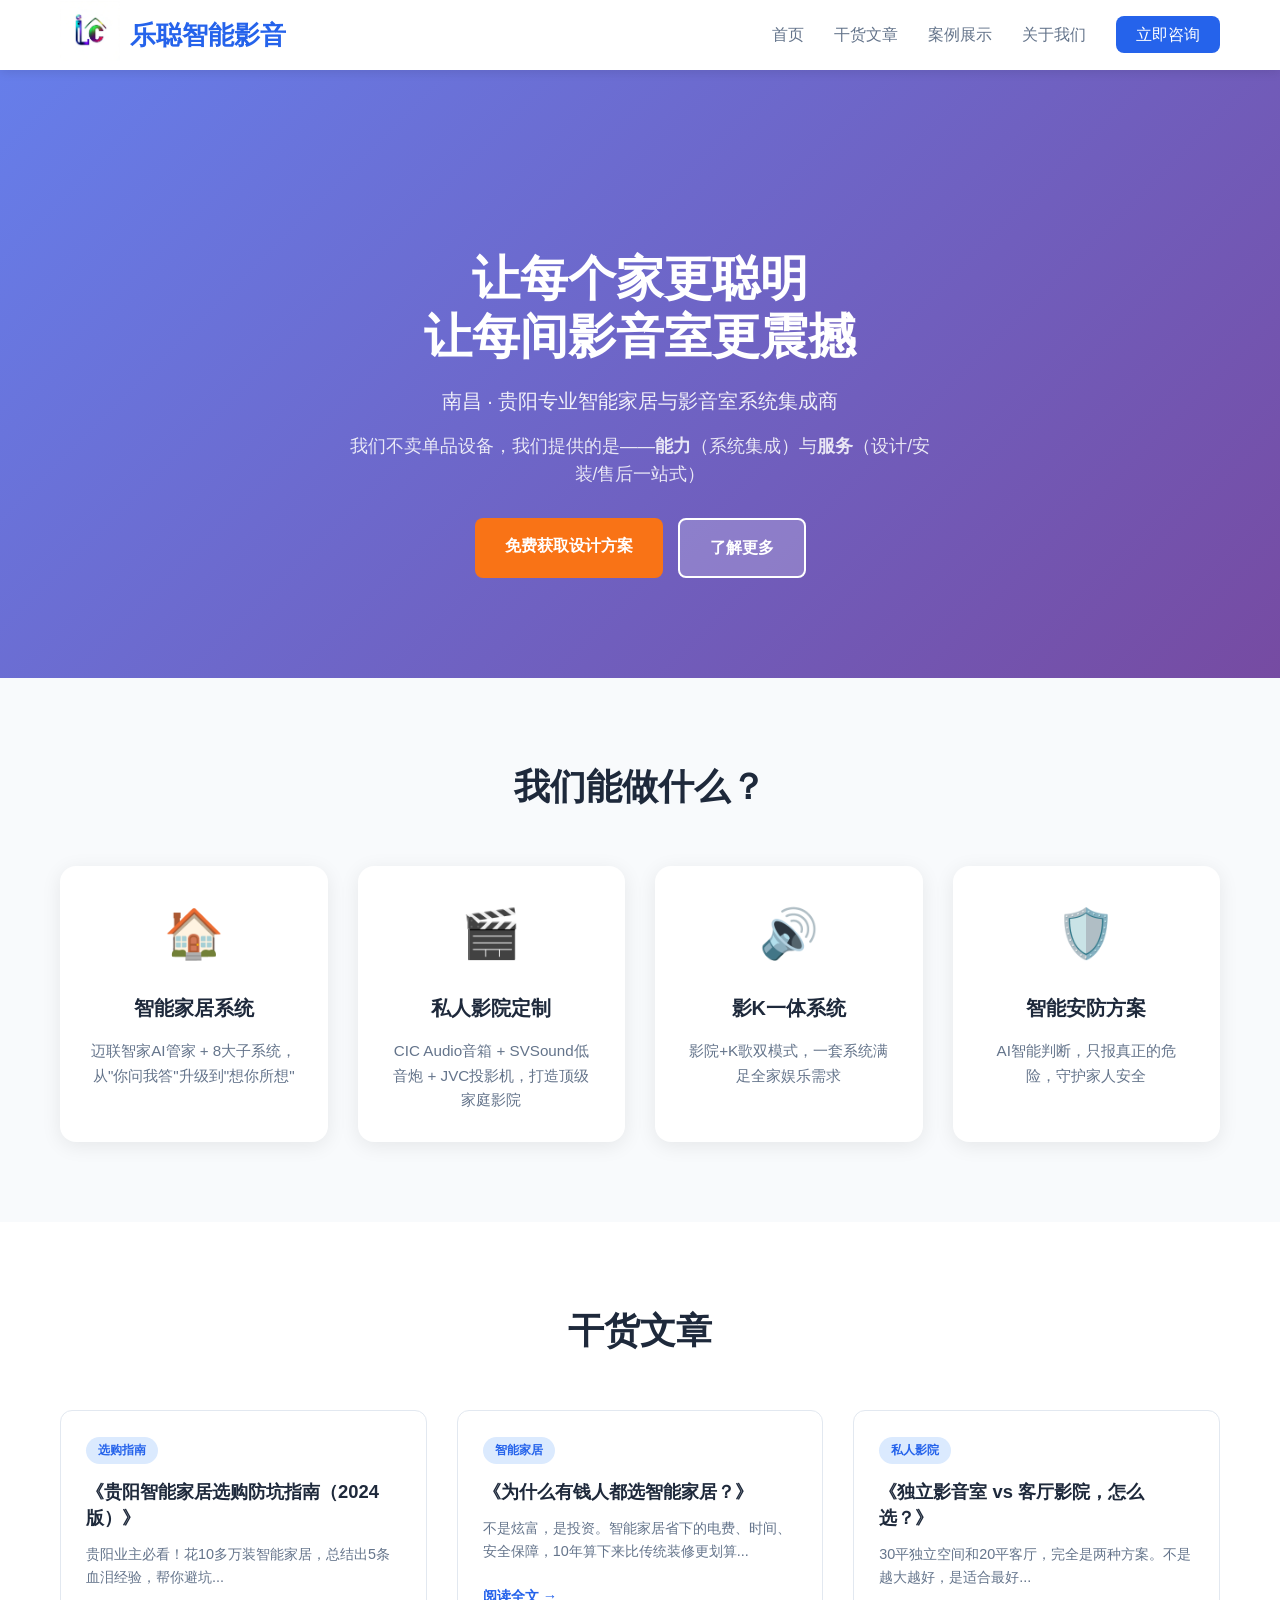
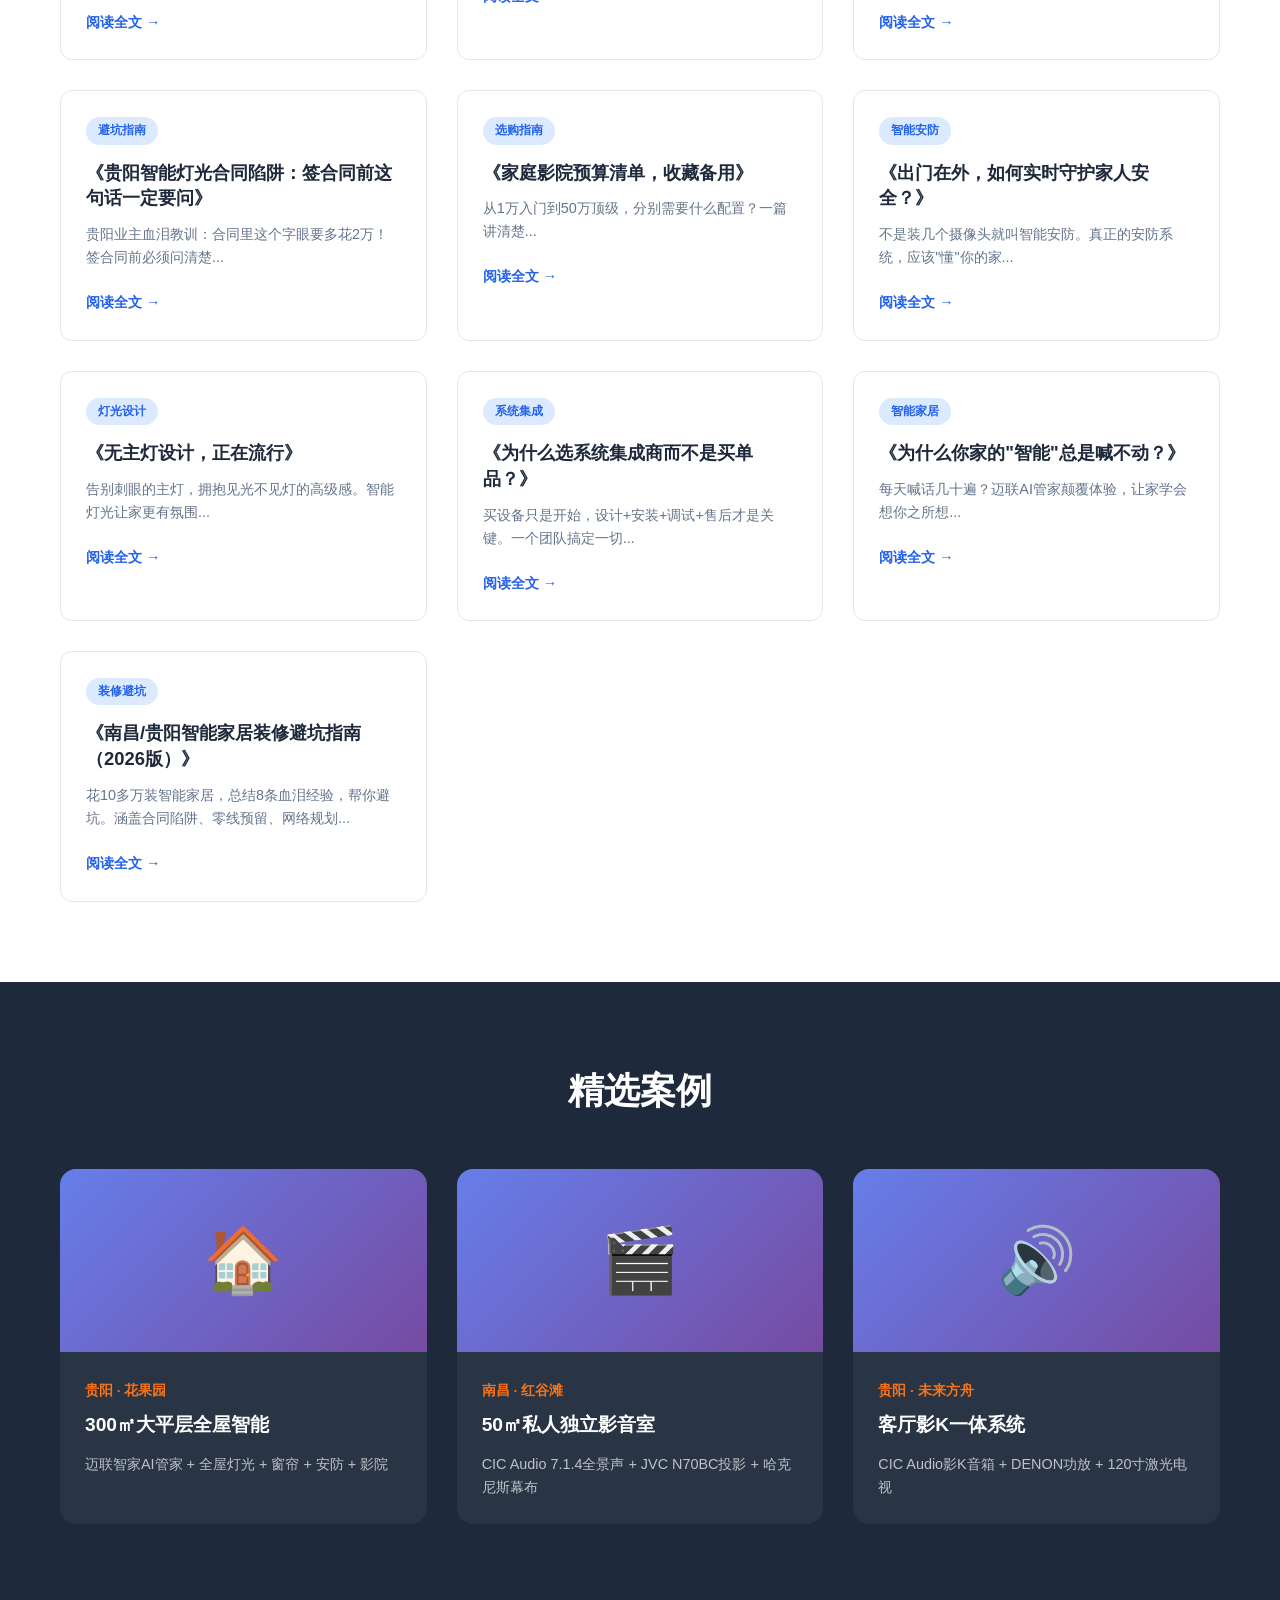
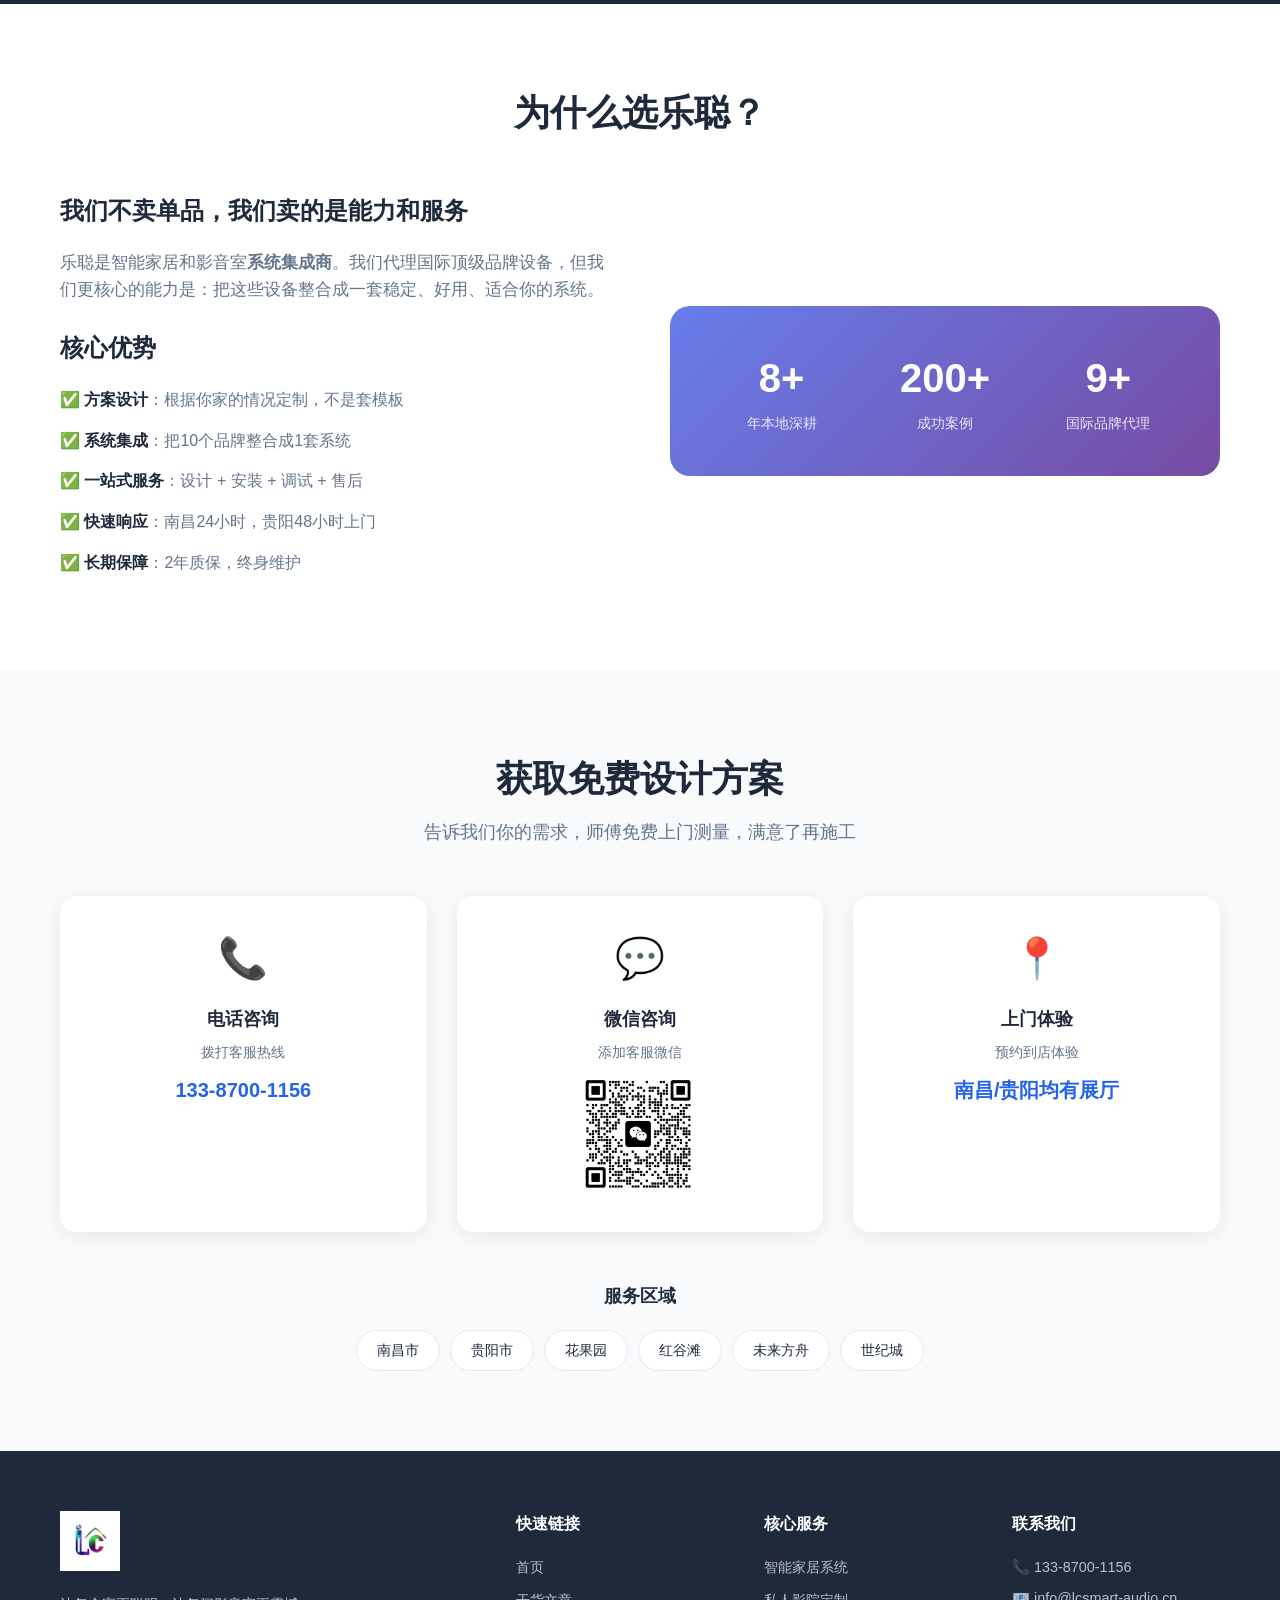
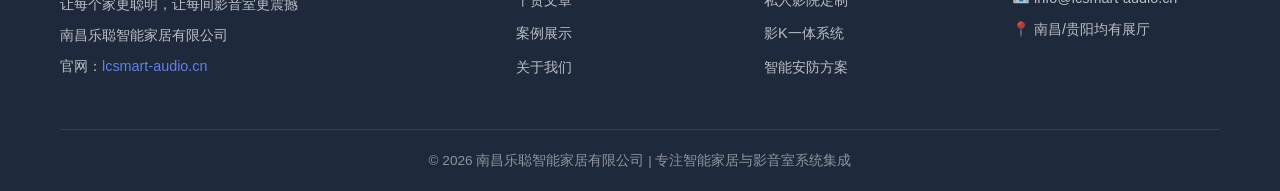
<file: index.html>
<!DOCTYPE html>
<html lang="zh-CN">
<head>
    <meta charset="UTF-8">
    <meta name="viewport" content="width=device-width, initial-scale=1.0">
    <title>乐聪智能家居 | 南昌/贵阳智能家居系统集成_私人影院定制专家</title>
    <meta name="description" content="南昌乐聪智能家居专注智能家居系统与影音室定制，提供迈联智家AI管家、智能安防、灯光设计、私人影院等一站式解决方案。服务南昌/贵阳，8年本地案例，咨询：133-8700-1156">
    <meta name="keywords" content="智能家居,南昌智能家居,贵阳智能家居,私人影院,家庭影院,智能安防,迈联智家,灯光设计,影K一体,CIC Audio,南昌,贵阳">
    <meta name="author" content="南昌乐聪智能家居">
    <meta name="robots" content="index, follow">
    <link rel="canonical" href="https://yangcheng12-lang.github.io/lecong-blog/">
    
    <!-- Open Graph -->
    <meta property="og:title" content="乐聪智能家居 | 南昌/贵阳智能家居系统集成专家">
    <meta property="og:description" content="专注智能家居系统与影音室定制，服务南昌/贵阳业主，提供智能安防、灯光、影院等一站式解决方案">
    <meta property="og:type" content="website">
    <meta property="og:url" content="https://yangcheng12-lang.github.io/lecong-blog/">
    <meta property="og:locale" content="zh_CN">
    <link rel="stylesheet" href="styles.css">
</head>
<body>
    <header>
        <nav class="container">
            <div style="display:flex;align-items:center;"><a href="#"><img src="logo.png" alt="乐聪智能生活" style="height:60px;"></a><span style="font-size:1.6rem;font-weight:bold;margin-left:10px;color:#2563eb;">乐聪智能影音</span></div>
            <ul class="nav-links">
                <li><a href="#home">首页</a></li>
                <li><a href="#articles">干货文章</a></li>
                <li><a href="#cases">案例展示</a></li>
                <li><a href="#about">关于我们</a></li>
                <li><a href="#contact" class="cta-btn">立即咨询</a></li>
            </ul>
        </nav>
    </header>

    <section id="home" class="hero">
        <div class="container">
            <h1>让每个家更聪明<br>让每间影音室更震撼</h1>
            <p class="subtitle">南昌 · 贵阳专业智能家居与影音室系统集成商</p>
            <p class="description">我们不卖单品设备，我们提供的是——<strong>能力</strong>（系统集成）与<strong>服务</strong>（设计/安装/售后一站式）</p>
            <div class="hero-btns">
                <a href="#contact" class="btn-primary">免费获取设计方案</a>
                <a href="#articles" class="btn-secondary">了解更多</a>
            </div>
        </div>
    </section>

    <section id="services" class="services">
        <div class="container">
            <h2 class="section-title">我们能做什么？</h2>
            <div class="service-grid">
                <div class="service-card">
                    <div class="service-icon">🏠</div>
                    <h3>智能家居系统</h3>
                    <p>迈联智家AI管家 + 8大子系统，从"你问我答"升级到"想你所想"</p>
                </div>
                <div class="service-card">
                    <div class="service-icon">🎬</div>
                    <h3>私人影院定制</h3>
                    <p>CIC Audio音箱 + SVSound低音炮 + JVC投影机，打造顶级家庭影院</p>
                </div>
                <div class="service-card">
                    <div class="service-icon">🔊</div>
                    <h3>影K一体系统</h3>
                    <p>影院+K歌双模式，一套系统满足全家娱乐需求</p>
                </div>
                <div class="service-card">
                    <div class="service-icon">🛡️</div>
                    <h3>智能安防方案</h3>
                    <p>AI智能判断，只报真正的危险，守护家人安全</p>
                </div>
            </div>
        </div>
    </section>

    <section id="articles" class="articles">
        <div class="container">
            <h2 class="section-title">干货文章</h2>
            <div class="article-grid">
                <article class="article-card">
                    <span class="tag">选购指南</span>
                    <h3>《贵阳智能家居选购防坑指南（2024版）》</h3>
                    <p>贵阳业主必看！花10多万装智能家居，总结出5条血泪经验，帮你避坑...</p>
                    <a href="article-guiyang-smart-home-guide.html" class="read-more">阅读全文 →</a>
                </article>
                <article class="article-card">
                    <span class="tag">智能家居</span>
                    <h3>《为什么有钱人都选智能家居？》</h3>
                    <p>不是炫富，是投资。智能家居省下的电费、时间、安全保障，10年算下来比传统装修更划算...</p>
                    <a href="article-smart-home-worth.html" class="read-more">阅读全文 →</a>
                </article>
                <article class="article-card">
                    <span class="tag">私人影院</span>
                    <h3>《独立影音室 vs 客厅影院，怎么选？》</h3>
                    <p>30平独立空间和20平客厅，完全是两种方案。不是越大越好，是适合最好...</p>
                    <a href="article-room-vs-livingroom.html" class="read-more">阅读全文 →</a>
                </article>
                <article class="article-card">
                    <span class="tag">避坑指南</span>
                    <h3>《贵阳智能灯光合同陷阱：签合同前这句话一定要问》</h3>
                    <p>贵阳业主血泪教训：合同里这个字眼要多花2万！签合同前必须问清楚...</p>
                    <a href="article-guiyang-lighting-pitfalls-2026.html" class="read-more">阅读全文 →</a>
                </article>
                <article class="article-card">
                    <span class="tag">选购指南</span>
                    <h3>《家庭影院预算清单，收藏备用》</h3>
                    <p>从1万入门到50万顶级，分别需要什么配置？一篇讲清楚...</p>
                    <a href="article-theater-budget.html" class="read-more">阅读全文 →</a>
                </article>
                <article class="article-card">
                    <span class="tag">智能安防</span>
                    <h3>《出门在外，如何实时守护家人安全？》</h3>
                    <p>不是装几个摄像头就叫智能安防。真正的安防系统，应该"懂"你的家...</p>
                    <a href="article-security.html" class="read-more">阅读全文 →</a>
                </article>
                <article class="article-card">
                    <span class="tag">灯光设计</span>
                    <h3>《无主灯设计，正在流行》</h3>
                    <p>告别刺眼的主灯，拥抱见光不见灯的高级感。智能灯光让家更有氛围...</p>
                    <a href="article-lighting.html" class="read-more">阅读全文 →</a>
                </article>
                <article class="article-card">
                    <span class="tag">系统集成</span>
                    <h3>《为什么选系统集成商而不是买单品？》</h3>
                    <p>买设备只是开始，设计+安装+调试+售后才是关键。一个团队搞定一切...</p>
                    <a href="article-integrator.html" class="read-more">阅读全文 →</a>
                </article>
                <article class="article-card">
                    <span class="tag">智能家居</span>
                    <h3>《为什么你家的"智能"总是喊不动？》</h3>
                    <p>每天喊话几十遍？迈联AI管家颠覆体验，让家学会想你之所想...</p>
                    <a href="article-ai-butler.html" class="read-more">阅读全文 →</a>
                </article>
                <article class="article-card">
                    <span class="tag">装修避坑</span>
                    <h3>《南昌/贵阳智能家居装修避坑指南（2026版）》</h3>
                    <p>花10多万装智能家居，总结8条血泪经验，帮你避坑。涵盖合同陷阱、零线预留、网络规划...</p>
                    <a href="article-smart-home-pitfalls-2026.html" class="read-more">阅读全文 →</a>
                </article>
            </div>
        </div>
    </section>

    <section id="cases" class="cases">
        <div class="container">
            <h2 class="section-title">精选案例</h2>
            <div class="case-grid">
                <div class="case-card">
                    <div class="case-image">🏠</div>
                    <div class="case-info">
                        <span class="case-city">贵阳 · 花果园</span>
                        <h3>300㎡大平层全屋智能</h3>
                        <p>迈联智家AI管家 + 全屋灯光 + 窗帘 + 安防 + 影院</p>
                    </div>
                </div>
                <div class="case-card">
                    <div class="case-image">🎬</div>
                    <div class="case-info">
                        <span class="case-city">南昌 · 红谷滩</span>
                        <h3>50㎡私人独立影音室</h3>
                        <p>CIC Audio 7.1.4全景声 + JVC N70BC投影 + 哈克尼斯幕布</p>
                    </div>
                </div>
                <div class="case-card">
                    <div class="case-image">🔊</div>
                    <div class="case-info">
                        <span class="case-city">贵阳 · 未来方舟</span>
                        <h3>客厅影K一体系统</h3>
                        <p>CIC Audio影K音箱 + DENON功放 + 120寸激光电视</p>
                    </div>
                </div>
            </div>
        </div>
    </section>

    <section id="about" class="about">
        <div class="container">
            <h2 class="section-title">为什么选乐聪？</h2>
            <div class="about-content">
                <div class="about-text">
                    <h3>我们不卖单品，我们卖的是能力和服务</h3>
                    <p>乐聪是智能家居和影音室<strong>系统集成商</strong>。我们代理国际顶级品牌设备，但我们更核心的能力是：把这些设备整合成一套稳定、好用、适合你的系统。</p>
                    
                    <h3>核心优势</h3>
                    <ul class="advantage-list">
                        <li>✅ <strong>方案设计</strong>：根据你家的情况定制，不是套模板</li>
                        <li>✅ <strong>系统集成</strong>：把10个品牌整合成1套系统</li>
                        <li>✅ <strong>一站式服务</strong>：设计 + 安装 + 调试 + 售后</li>
                        <li>✅ <strong>快速响应</strong>：南昌24小时，贵阳48小时上门</li>
                        <li>✅ <strong>长期保障</strong>：2年质保，终身维护</li>
                    </ul>
                </div>
                <div class="about-image">
                    <div class="stats-box">
                        <div class="stat">
                            <span class="stat-number">8+</span>
                            <span class="stat-label">年本地深耕</span>
                        </div>
                        <div class="stat">
                            <span class="stat-number">200+</span>
                            <span class="stat-label">成功案例</span>
                        </div>
                        <div class="stat">
                            <span class="stat-number">9+</span>
                            <span class="stat-label">国际品牌代理</span>
                        </div>
                    </div>
                </div>
            </div>
        </div>
    </section>

    <section id="contact" class="contact">
        <div class="container">
            <h2 class="section-title">获取免费设计方案</h2>
            <p class="contact-desc">告诉我们你的需求，师傅免费上门测量，满意了再施工</p>
            <div class="contact-methods">
                <div class="contact-card">
                    <div class="contact-icon">📞</div>
                    <h3>电话咨询</h3>
                    <p>拨打客服热线</p>
                    <span class="contact-value">133-8700-1156</span>
                </div>
                <div class="contact-card">
                    <div class="contact-icon">💬</div>
                    <h3>微信咨询</h3>
                    <p>添加客服微信</p>
                    <img src="wechat-qr.png" alt="微信二维码" style="width:120px;height:120px;border-radius:8px;margin-top:10px;">
                </div>
                <div class="contact-card">
                    <div class="contact-icon">📍</div>
                    <h3>上门体验</h3>
                    <p>预约到店体验</p>
                    <span class="contact-value">南昌/贵阳均有展厅</span>
                </div>
            </div>
            <div class="service-areas">
                <h3>服务区域</h3>
                <div class="area-tags">
                    <span class="area-tag">南昌市</span>
                    <span class="area-tag">贵阳市</span>
                    <span class="area-tag">花果园</span>
                    <span class="area-tag">红谷滩</span>
                    <span class="area-tag">未来方舟</span>
                    <span class="area-tag">世纪城</span>
                </div>
            </div>
        </div>
    </section>

    <footer>
        <div class="container">
            <div class="footer-content">
                <div class="footer-brand">
                    <img src="logo.png" alt="乐聪智能生活" style="height:60px;margin-bottom:15px;">
                    <p>让每个家更聪明，让每间影音室更震撼</p>
                    <p>南昌乐聪智能家居有限公司</p>
                    <p>官网：<a href="https://lcsmart-audio.cn" target="_blank" style="color:#667eea;">lcsmart-audio.cn</a></p>
                </div>
                <div class="footer-links">
                    <h4>快速链接</h4>
                    <ul>
                        <li><a href="#home">首页</a></li>
                        <li><a href="#articles">干货文章</a></li>
                        <li><a href="#cases">案例展示</a></li>
                        <li><a href="#about">关于我们</a></li>
                    </ul>
                </div>
                <div class="footer-services">
                    <h4>核心服务</h4>
                    <ul>
                        <li>智能家居系统</li>
                        <li>私人影院定制</li>
                        <li>影K一体系统</li>
                        <li>智能安防方案</li>
                    </ul>
                </div>
                <div class="footer-contact">
                    <h4>联系我们</h4>
                    <p>📞 133-8700-1156</p>
                    <p>📧 info@lcsmart-audio.cn</p>
                    <p>📍 南昌/贵阳均有展厅</p>
                </div>
            </div>
            <div class="footer-bottom">
                <p>© 2026 南昌乐聪智能家居有限公司 | 专注智能家居与影音室系统集成</p>
            </div>
        </div>
    </footer>
</body>
</html>
</file>
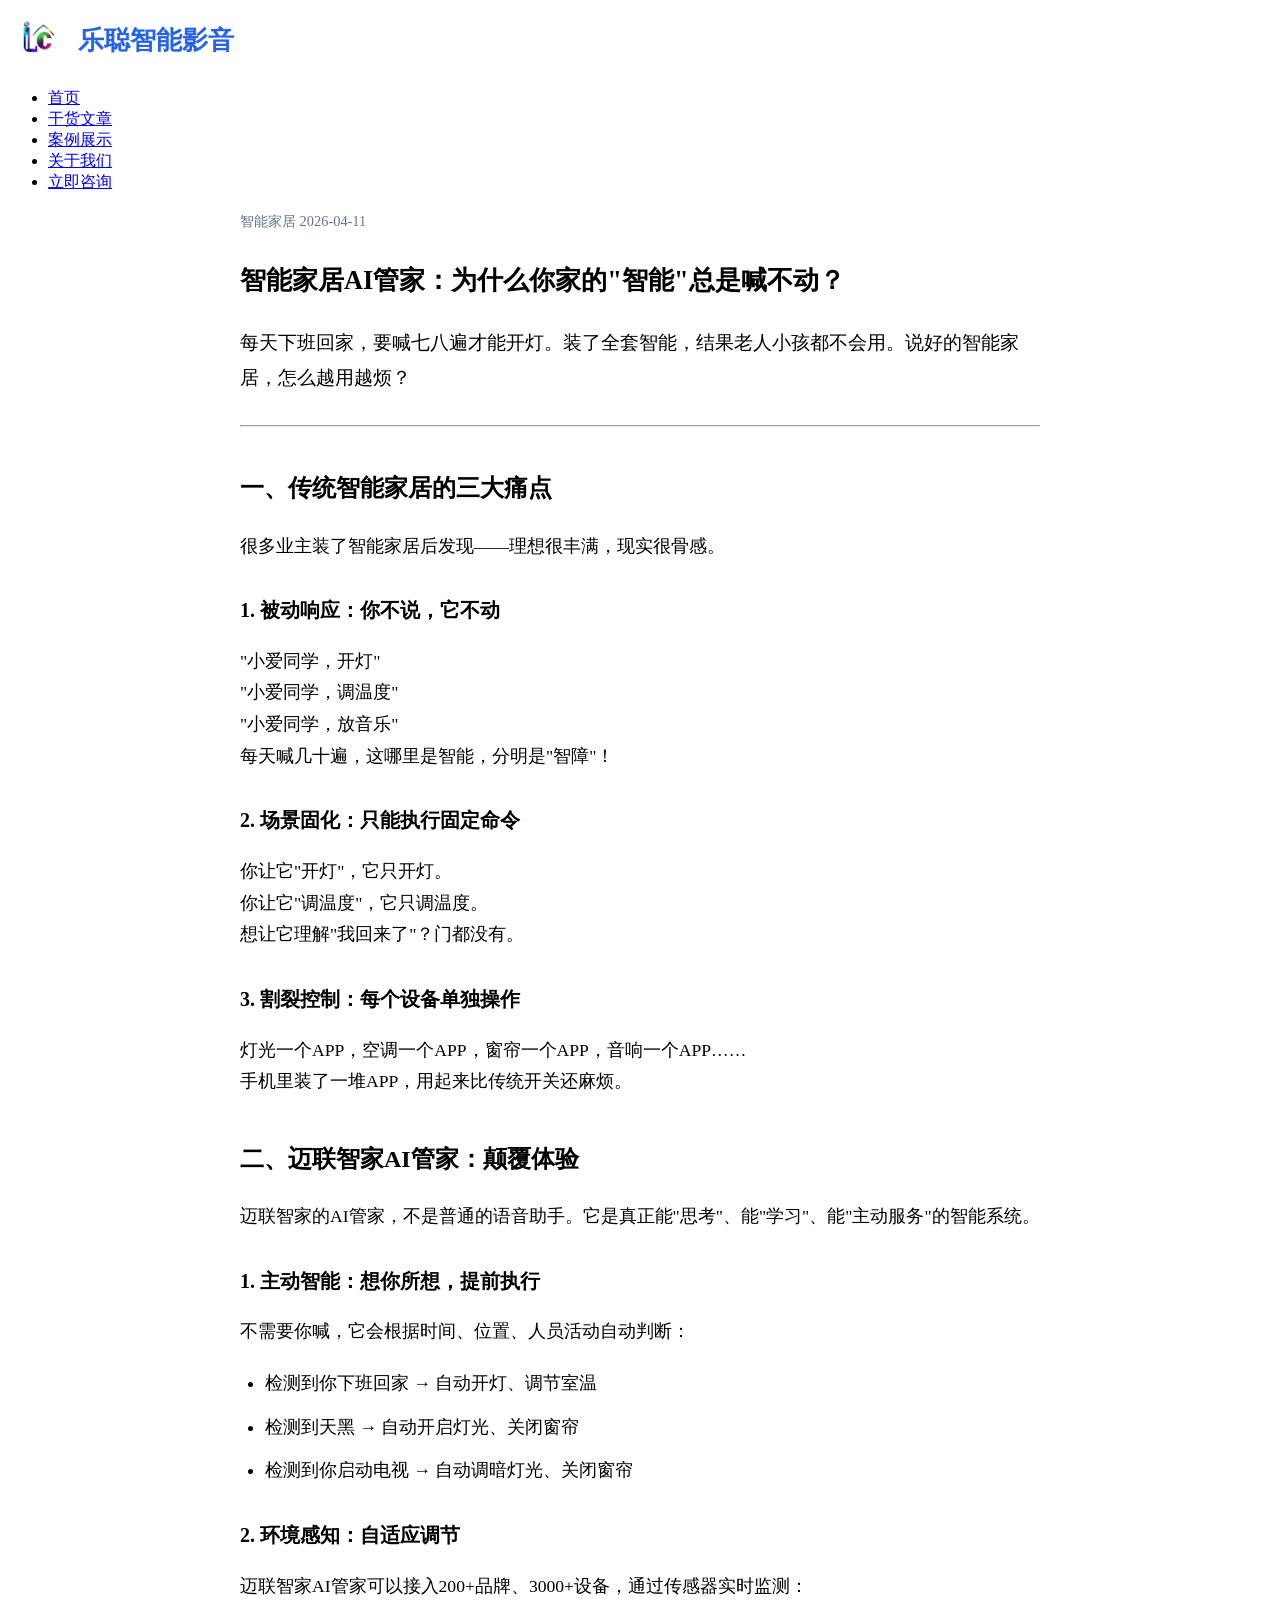
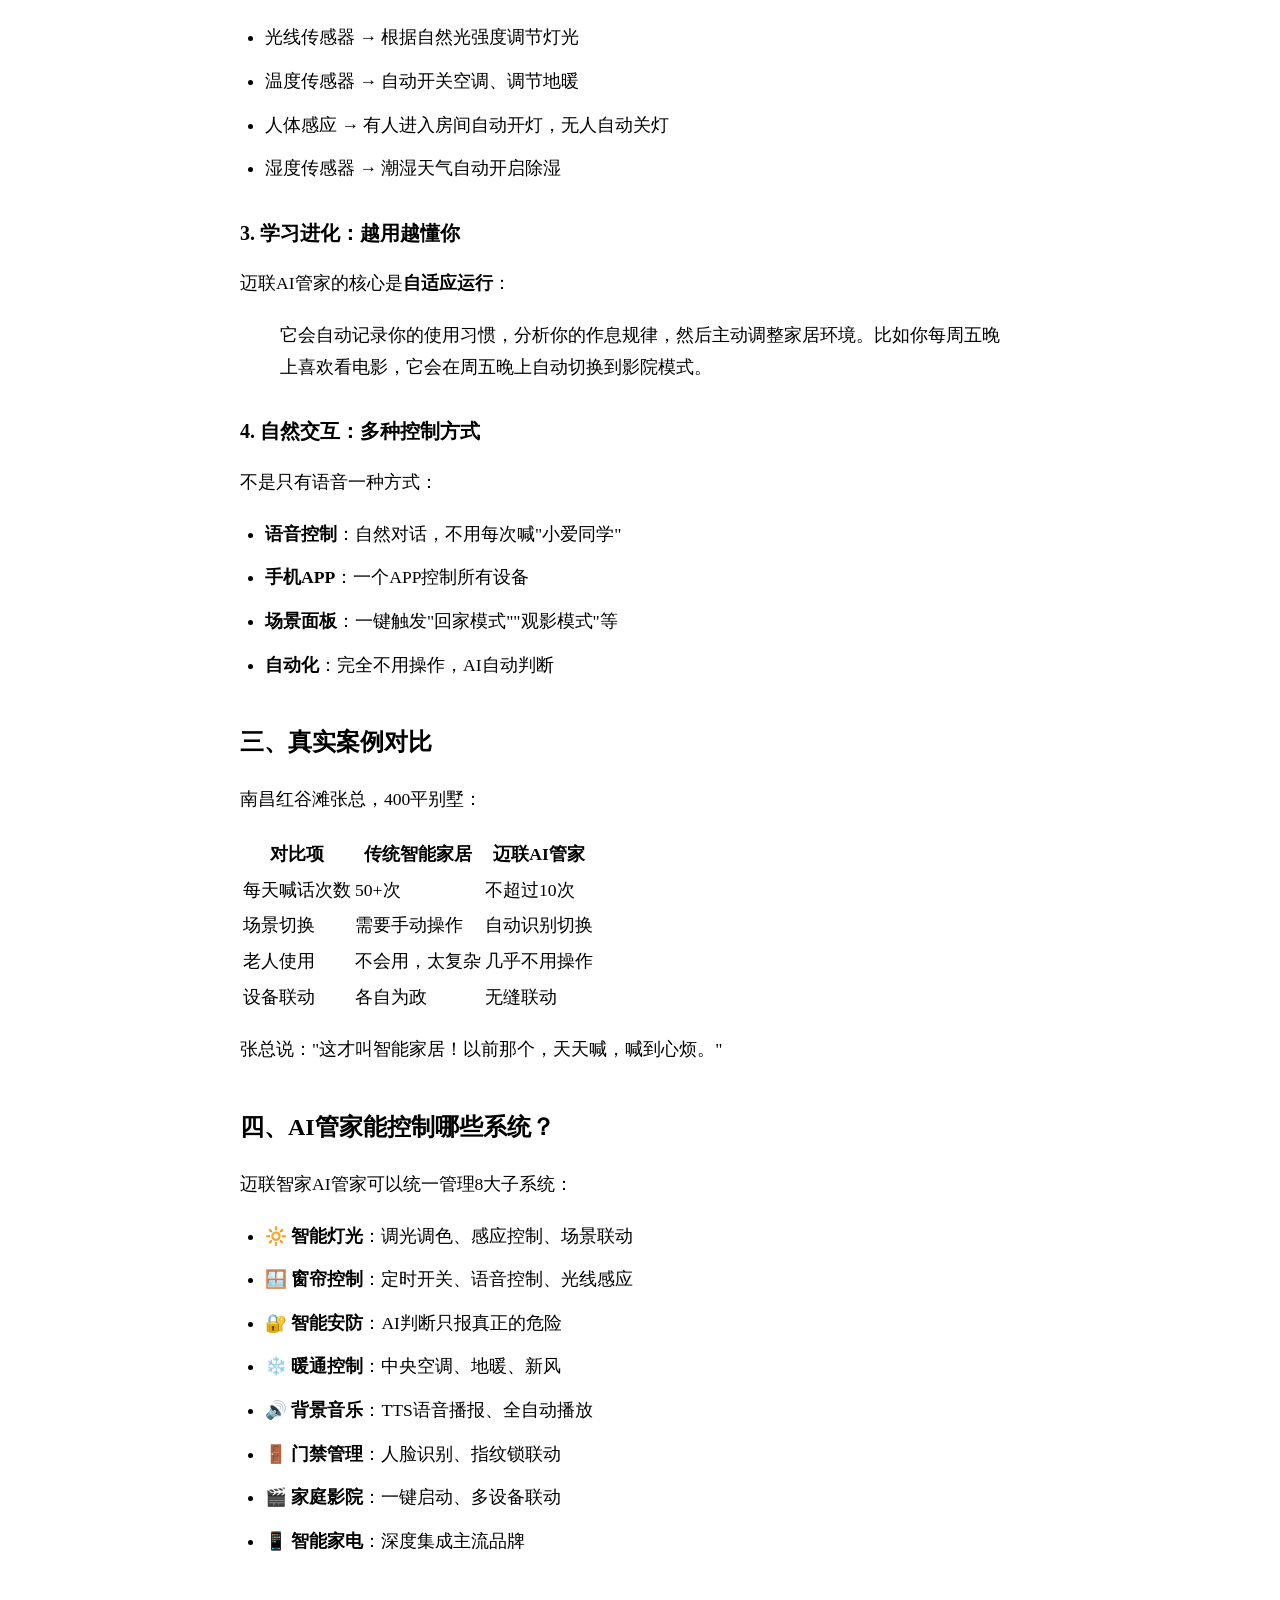
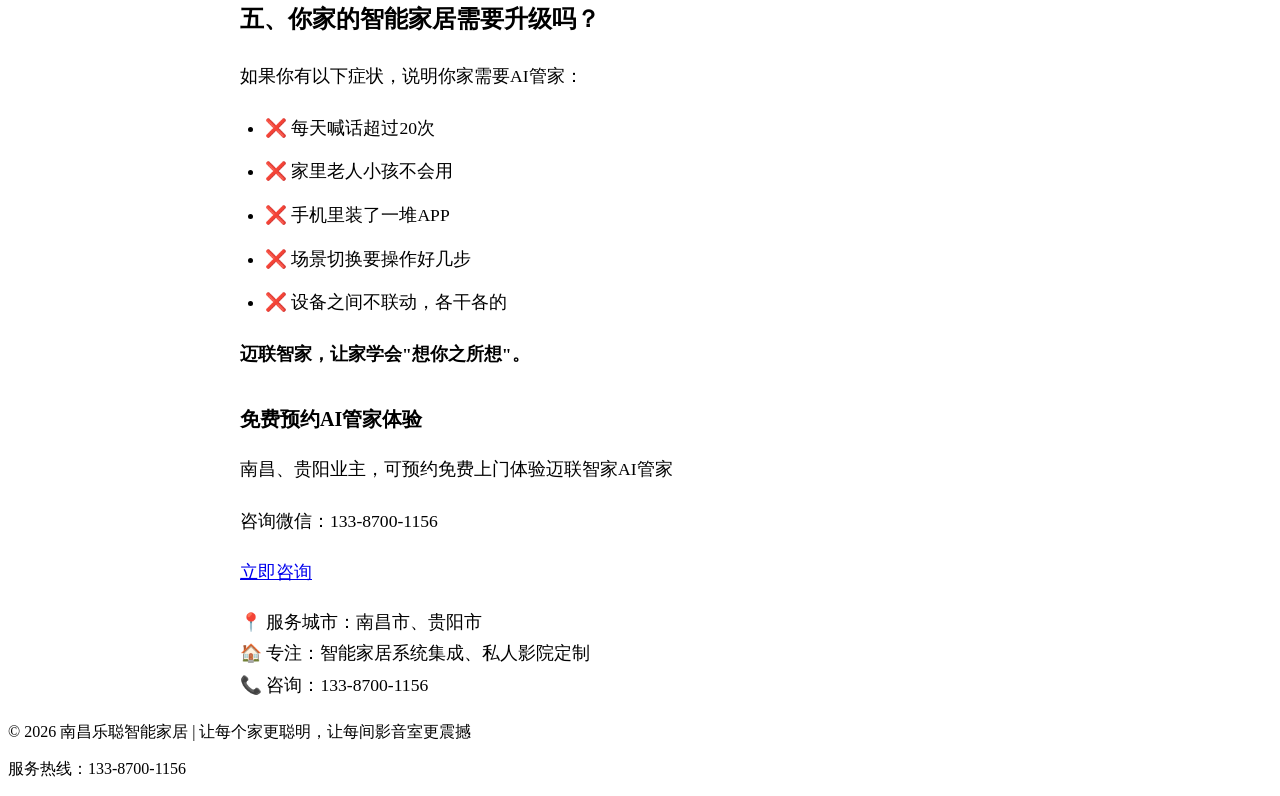
<file: article-ai-butler.html>
<!DOCTYPE html>
<html lang="zh-CN">
<head>
    <meta charset="UTF-8">
    <meta name="viewport" content="width=device-width, initial-scale=1.0">
    <title>《智能家居AI管家：为什么你家的"智能"总是喊不动？》_乐聪智能家居</title>
    <meta name="description" content="南昌业主吐槽：装了智能家居每天喊话几十遍？迈联智家AI管家颠覆体验，从被动响应到主动服务，让家学会想你之所想。附真实案例分析。">
    <meta name="keywords" content="智能家居AI管家,迈联智家,AI管家,智能家居喊话,主动智能,南昌智能家居,贵阳智能家居">
    <meta name="author" content="南昌乐聪智能家居">
    <meta name="robots" content="index, follow">
    <link rel="canonical" href="https://yangcheng12-lang.github.io/lecong-blog/article-ai-butler.html">
    <meta property="og:title" content="南昌/贵阳智能家居AI管家：为什么你家的智能总是喊不动？">
    <meta property="og:description" content="迈联智家AI管家颠覆体验，从被动响应到主动服务，让家学会想你之所想">
    <meta property="og:type" content="article">
    <meta property="og:url" content="https://yangcheng12-lang.github.io/lecong-blog/article-ai-butler.html">
    <link rel="stylesheet" href="article.css">
</head>
<body>
    <header>
        <nav class="container">
            <div style="display:flex;align-items:center;"><a href="index.html"><img src="logo.png" alt="乐聪智能生活" style="height:60px;"></a><span style="font-size:1.6rem;font-weight:bold;margin-left:10px;color:#2563eb;">乐聪智能影音</span></div>
            <ul class="nav-links">
                <li><a href="index.html#home">首页</a></li>
                <li><a href="index.html#articles">干货文章</a></li>
                <li><a href="index.html#cases">案例展示</a></li>
                <li><a href="index.html#about">关于我们</a></li>
                <li><a href="index.html#contact" class="cta-btn">立即咨询</a></li>
            </ul>
        </nav>
    </header>

    <main class="article-content">
        <div class="container">
            <article class="article-body">
                <div class="article-meta">
                    <span class="tag">智能家居</span>
                    <span class="date">2026-04-11</span>
                </div>
                <h1>智能家居AI管家：为什么你家的"智能"总是喊不动？</h1>
                <p class="lead">每天下班回家，要喊七八遍才能开灯。装了全套智能，结果老人小孩都不会用。说好的智能家居，怎么越用越烦？</p>
                
                <hr>

                <h2>一、传统智能家居的三大痛点</h2>
                <p>很多业主装了智能家居后发现——理想很丰满，现实很骨感。</p>
                
                <h3>1. 被动响应：你不说，它不动</h3>
                <p>"小爱同学，开灯"<br>
                "小爱同学，调温度"<br>
                "小爱同学，放音乐"<br>
                每天喊几十遍，这哪里是智能，分明是"智障"！</p>
                
                <h3>2. 场景固化：只能执行固定命令</h3>
                <p>你让它"开灯"，它只开灯。<br>
                你让它"调温度"，它只调温度。<br>
                想让它理解"我回来了"？门都没有。</p>
                
                <h3>3. 割裂控制：每个设备单独操作</h3>
                <p>灯光一个APP，空调一个APP，窗帘一个APP，音响一个APP……<br>
                手机里装了一堆APP，用起来比传统开关还麻烦。</p>

                <h2>二、迈联智家AI管家：颠覆体验</h2>
                <p>迈联智家的AI管家，不是普通的语音助手。它是真正能"思考"、能"学习"、能"主动服务"的智能系统。</p>
                
                <h3>1. 主动智能：想你所想，提前执行</h3>
                <p>不需要你喊，它会根据时间、位置、人员活动自动判断：</p>
                <ul>
                    <li>检测到你下班回家 → 自动开灯、调节室温</li>
                    <li>检测到天黑 → 自动开启灯光、关闭窗帘</li>
                    <li>检测到你启动电视 → 自动调暗灯光、关闭窗帘</li>
                </ul>
                
                <h3>2. 环境感知：自适应调节</h3>
                <p>迈联智家AI管家可以接入200+品牌、3000+设备，通过传感器实时监测：</p>
                <ul>
                    <li>光线传感器 → 根据自然光强度调节灯光</li>
                    <li>温度传感器 → 自动开关空调、调节地暖</li>
                    <li>人体感应 → 有人进入房间自动开灯，无人自动关灯</li>
                    <li>湿度传感器 → 潮湿天气自动开启除湿</li>
                </ul>
                
                <h3>3. 学习进化：越用越懂你</h3>
                <p>迈联AI管家的核心是<strong>自适应运行</strong>：</p>
                <blockquote>
                    <p>它会自动记录你的使用习惯，分析你的作息规律，然后主动调整家居环境。比如你每周五晚上喜欢看电影，它会在周五晚上自动切换到影院模式。</p>
                </blockquote>
                
                <h3>4. 自然交互：多种控制方式</h3>
                <p>不是只有语音一种方式：</p>
                <ul>
                    <li><strong>语音控制</strong>：自然对话，不用每次喊"小爱同学"</li>
                    <li><strong>手机APP</strong>：一个APP控制所有设备</li>
                    <li><strong>场景面板</strong>：一键触发"回家模式""观影模式"等</li>
                    <li><strong>自动化</strong>：完全不用操作，AI自动判断</li>
                </ul>

                <h2>三、真实案例对比</h2>
                <p>南昌红谷滩张总，400平别墅：</p>
                
                <table>
                    <tr>
                        <th>对比项</th>
                        <th>传统智能家居</th>
                        <th>迈联AI管家</th>
                    </tr>
                    <tr>
                        <td>每天喊话次数</td>
                        <td>50+次</td>
                        <td>不超过10次</td>
                    </tr>
                    <tr>
                        <td>场景切换</td>
                        <td>需要手动操作</td>
                        <td>自动识别切换</td>
                    </tr>
                    <tr>
                        <td>老人使用</td>
                        <td>不会用，太复杂</td>
                        <td>几乎不用操作</td>
                    </tr>
                    <tr>
                        <td>设备联动</td>
                        <td>各自为政</td>
                        <td>无缝联动</td>
                    </tr>
                </table>

                <p>张总说："这才叫智能家居！以前那个，天天喊，喊到心烦。"</p>

                <h2>四、AI管家能控制哪些系统？</h2>
                <p>迈联智家AI管家可以统一管理8大子系统：</p>
                <ul>
                    <li>🔆 <strong>智能灯光</strong>：调光调色、感应控制、场景联动</li>
                    <li>🪟 <strong>窗帘控制</strong>：定时开关、语音控制、光线感应</li>
                    <li>🔐 <strong>智能安防</strong>：AI判断只报真正的危险</li>
                    <li>❄️ <strong>暖通控制</strong>：中央空调、地暖、新风</li>
                    <li>🔊 <strong>背景音乐</strong>：TTS语音播报、全自动播放</li>
                    <li>🚪 <strong>门禁管理</strong>：人脸识别、指纹锁联动</li>
                    <li>🎬 <strong>家庭影院</strong>：一键启动、多设备联动</li>
                    <li>📱 <strong>智能家电</strong>：深度集成主流品牌</li>
                </ul>

                <h2>五、你家的智能家居需要升级吗？</h2>
                <p>如果你有以下症状，说明你家需要AI管家：</p>
                <ul>
                    <li>❌ 每天喊话超过20次</li>
                    <li>❌ 家里老人小孩不会用</li>
                    <li>❌ 手机里装了一堆APP</li>
                    <li>❌ 场景切换要操作好几步</li>
                    <li>❌ 设备之间不联动，各干各的</li>
                </ul>
                
                <p><strong>迈联智家，让家学会"想你之所想"。</strong></p>

                <div class="cta-section">
                    <h3>免费预约AI管家体验</h3>
                    <p>南昌、贵阳业主，可预约免费上门体验迈联智家AI管家</p>
                    <p>咨询微信：133-8700-1156</p>
                    <a href="index.html#contact" class="btn-primary">立即咨询</a>
                </div>

                <div class="article-footer">
                    <p>📍 服务城市：南昌市、贵阳市<br>
                    🏠 专注：智能家居系统集成、私人影院定制<br>
                    📞 咨询：133-8700-1156</p>
                </div>
            </article>
        </div>
    </main>

    <footer>
        <div class="container">
            <p>&copy; 2026 南昌乐聪智能家居 | 让每个家更聪明，让每间影音室更震撼</p>
            <p>服务热线：133-8700-1156</p>
        </div>
    </footer>
</body>
</html>
</file>
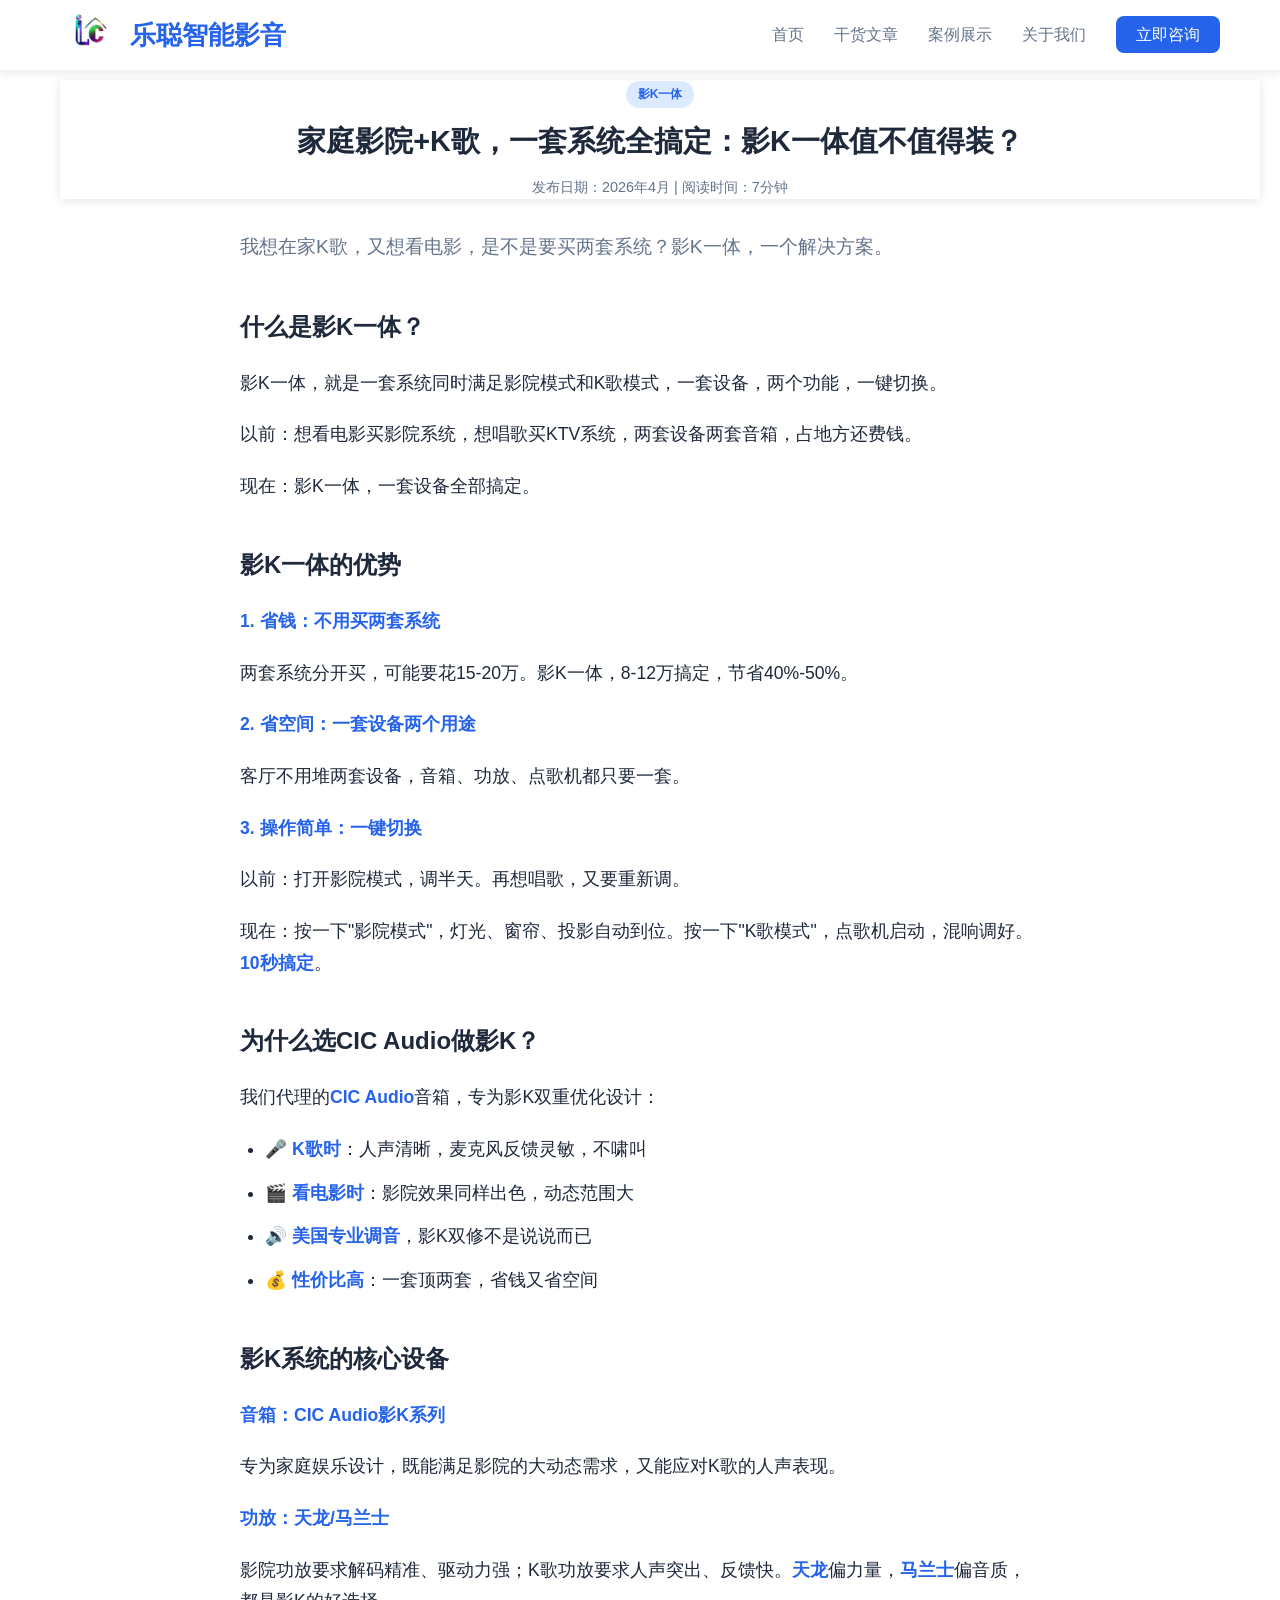
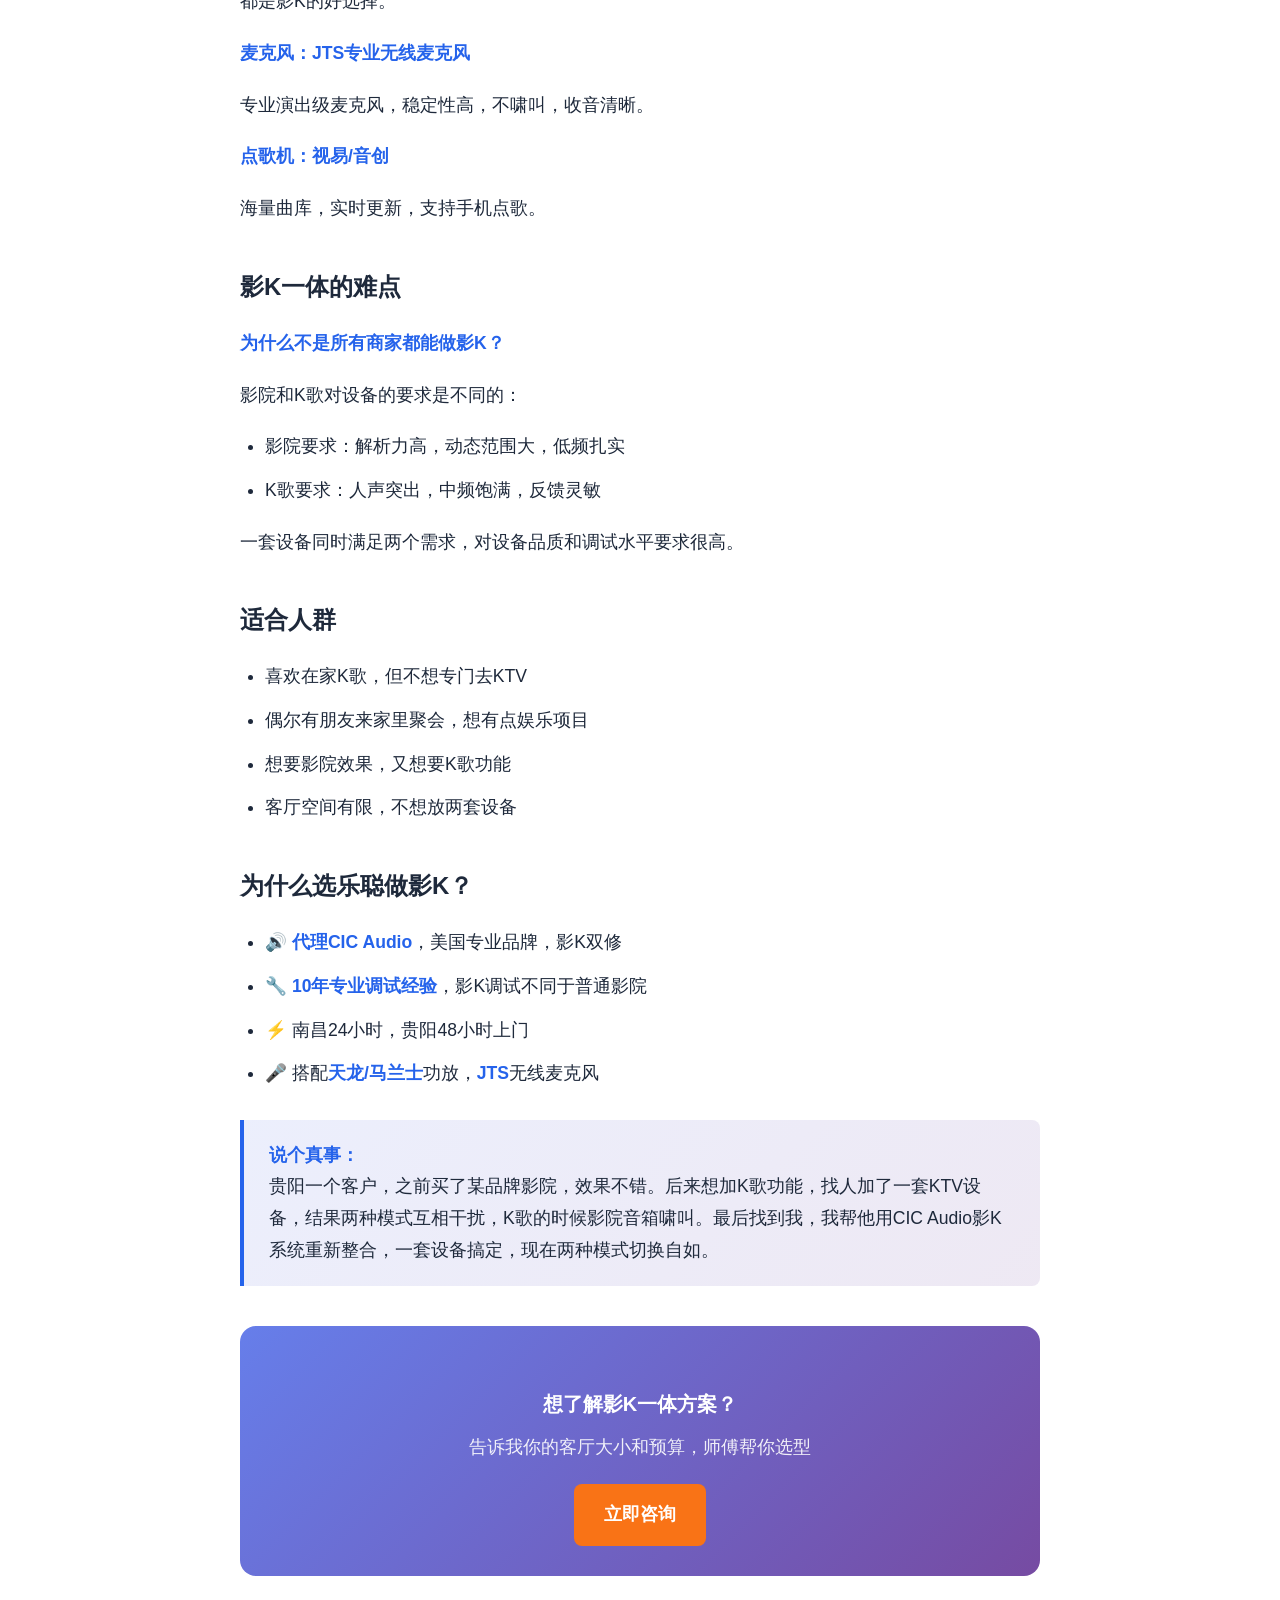
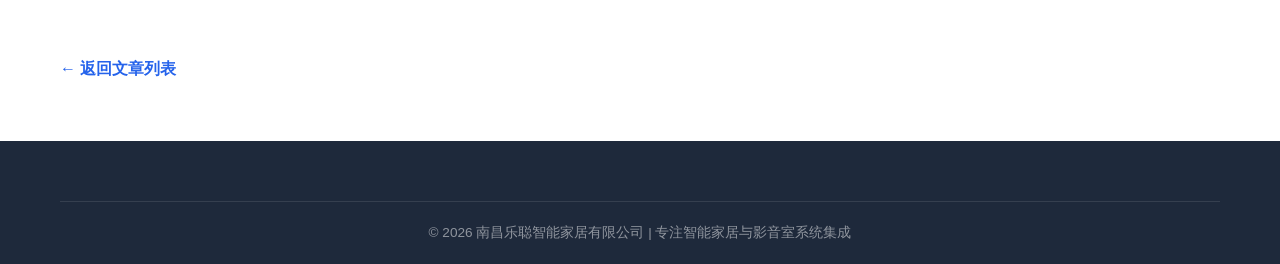
<file: article-avk.html>
<!DOCTYPE html>
<html lang="zh-CN">
<head>
    <meta charset="UTF-8">
    <meta name="viewport" content="width=device-width, initial-scale=1.0">
    <title>南昌/贵阳影K一体系统选购指南（2026版）- 家庭影院+K歌一套搞定</title>
    <meta name="description" content="南昌、贵阳业主必看！影K一体系统是什么？从设备配置到安装调试，手把手教你打造家庭影院+K歌娱乐空间。">
    <meta name="keywords" content="影K一体,家庭KTV,南昌影音室,贵阳影音室,家庭影院K歌,影K系统">
    <link rel="canonical" href="https://yangcheng12-lang.github.io/lecong-blog/article-avk.html">
    <meta property="og:title" content="南昌/贵阳影K一体系统选购指南（2026版）">
    <meta property="og:description" content="家庭影院+K歌一套搞定，手把手教你打造娱乐空间">
    <link rel="stylesheet" href="styles.css">
    <link rel="stylesheet" href="article.css">
</head>
<body>
    <header>
        <nav class="container">
            <div style="display:flex;align-items:center;"><a href="#"><img src="logo.png" alt="乐聪智能生活" style="height:60px;"></a><span style="font-size:1.6rem;font-weight:bold;margin-left:10px;color:#2563eb;">乐聪智能影音</span></div>
            <ul class="nav-links">
                <li><a href="index.html">首页</a></li>
                <li><a href="index.html#articles">干货文章</a></li>
                <li><a href="index.html#cases">案例展示</a></li>
                <li><a href="index.html#about">关于我们</a></li>
                <li><a href="index.html#contact" class="cta-btn">立即咨询</a></li>
            </ul>
        </nav>
    </header>
    <main class="article-page">
        <article class="container">
            <header class="article-header">
                <span class="tag">影K一体</span>
                <h1>家庭影院+K歌，一套系统全搞定：影K一体值不值得装？</h1>
                <p class="article-meta">发布日期：2026年4月 | 阅读时间：7分钟</p>
            </header>
            <div class="article-content">
                <p class="lead">我想在家K歌，又想看电影，是不是要买两套系统？影K一体，一个解决方案。</p>

                <h2>什么是影K一体？</h2>
                <p>影K一体，就是一套系统同时满足影院模式和K歌模式，一套设备，两个功能，一键切换。</p>
                <p>以前：想看电影买影院系统，想唱歌买KTV系统，两套设备两套音箱，占地方还费钱。</p>
                <p>现在：影K一体，一套设备全部搞定。</p>

                <h2>影K一体的优势</h2>
                <p><strong>1. 省钱：不用买两套系统</strong></p>
                <p>两套系统分开买，可能要花15-20万。影K一体，8-12万搞定，节省40%-50%。</p>

                <p><strong>2. 省空间：一套设备两个用途</strong></p>
                <p>客厅不用堆两套设备，音箱、功放、点歌机都只要一套。</p>

                <p><strong>3. 操作简单：一键切换</strong></p>
                <p>以前：打开影院模式，调半天。再想唱歌，又要重新调。</p>
                <p>现在：按一下"影院模式"，灯光、窗帘、投影自动到位。按一下"K歌模式"，点歌机启动，混响调好。<strong>10秒搞定</strong>。</p>

                <h2>为什么选CIC Audio做影K？</h2>
                <p>我们代理的<strong>CIC Audio</strong>音箱，专为影K双重优化设计：</p>
                <ul>
                    <li>🎤 <strong>K歌时</strong>：人声清晰，麦克风反馈灵敏，不啸叫</li>
                    <li>🎬 <strong>看电影时</strong>：影院效果同样出色，动态范围大</li>
                    <li>🔊 <strong>美国专业调音</strong>，影K双修不是说说而已</li>
                    <li>💰 <strong>性价比高</strong>：一套顶两套，省钱又省空间</li>
                </ul>

                <h2>影K系统的核心设备</h2>
                <p><strong>音箱：CIC Audio影K系列</strong></p>
                <p>专为家庭娱乐设计，既能满足影院的大动态需求，又能应对K歌的人声表现。</p>

                <p><strong>功放：天龙/马兰士</strong></p>
                <p>影院功放要求解码精准、驱动力强；K歌功放要求人声突出、反馈快。<strong>天龙</strong>偏力量，<strong>马兰士</strong>偏音质，都是影K的好选择。</p>

                <p><strong>麦克风：JTS专业无线麦克风</strong></p>
                <p>专业演出级麦克风，稳定性高，不啸叫，收音清晰。</p>

                <p><strong>点歌机：视易/音创</strong></p>
                <p>海量曲库，实时更新，支持手机点歌。</p>

                <h2>影K一体的难点</h2>
                <p><strong>为什么不是所有商家都能做影K？</strong></p>
                <p>影院和K歌对设备的要求是不同的：</p>
                <ul>
                    <li>影院要求：解析力高，动态范围大，低频扎实</li>
                    <li>K歌要求：人声突出，中频饱满，反馈灵敏</li>
                </ul>
                <p>一套设备同时满足两个需求，对设备品质和调试水平要求很高。</p>

                <h2>适合人群</h2>
                <ul>
                    <li>喜欢在家K歌，但不想专门去KTV</li>
                    <li>偶尔有朋友来家里聚会，想有点娱乐项目</li>
                    <li>想要影院效果，又想要K歌功能</li>
                    <li>客厅空间有限，不想放两套设备</li>
                </ul>

                <h2>为什么选乐聪做影K？</h2>
                <ul>
                    <li>🔊 <strong>代理CIC Audio</strong>，美国专业品牌，影K双修</li>
                    <li>🔧 <strong>10年专业调试经验</strong>，影K调试不同于普通影院</li>
                    <li>⚡ 南昌24小时，贵阳48小时上门</li>
                    <li>🎤 搭配<strong>天龙/马兰士</strong>功放，<strong>JTS</strong>无线麦克风</li>
                </ul>

                <div class="highlight-box">
                    <p><strong>说个真事：</strong></p>
                    <p>贵阳一个客户，之前买了某品牌影院，效果不错。后来想加K歌功能，找人加了一套KTV设备，结果两种模式互相干扰，K歌的时候影院音箱啸叫。最后找到我，我帮他用CIC Audio影K系统重新整合，一套设备搞定，现在两种模式切换自如。</p>
                </div>

                <div class="cta-box">
                    <h3>想了解影K一体方案？</h3>
                    <p>告诉我你的客厅大小和预算，师傅帮你选型</p>
                    <a href="index.html#contact" class="btn-primary">立即咨询</a>
                </div>
            </div>
            <a href="index.html#articles" class="back-link">← 返回文章列表</a>
        </article>
    </main>
    <footer>
        <div class="container">
            <div class="footer-bottom">
                <p>© 2026 南昌乐聪智能家居有限公司 | 专注智能家居与影音室系统集成</p>
            </div>
        </div>
    </footer>
</body>
</html>
</file>
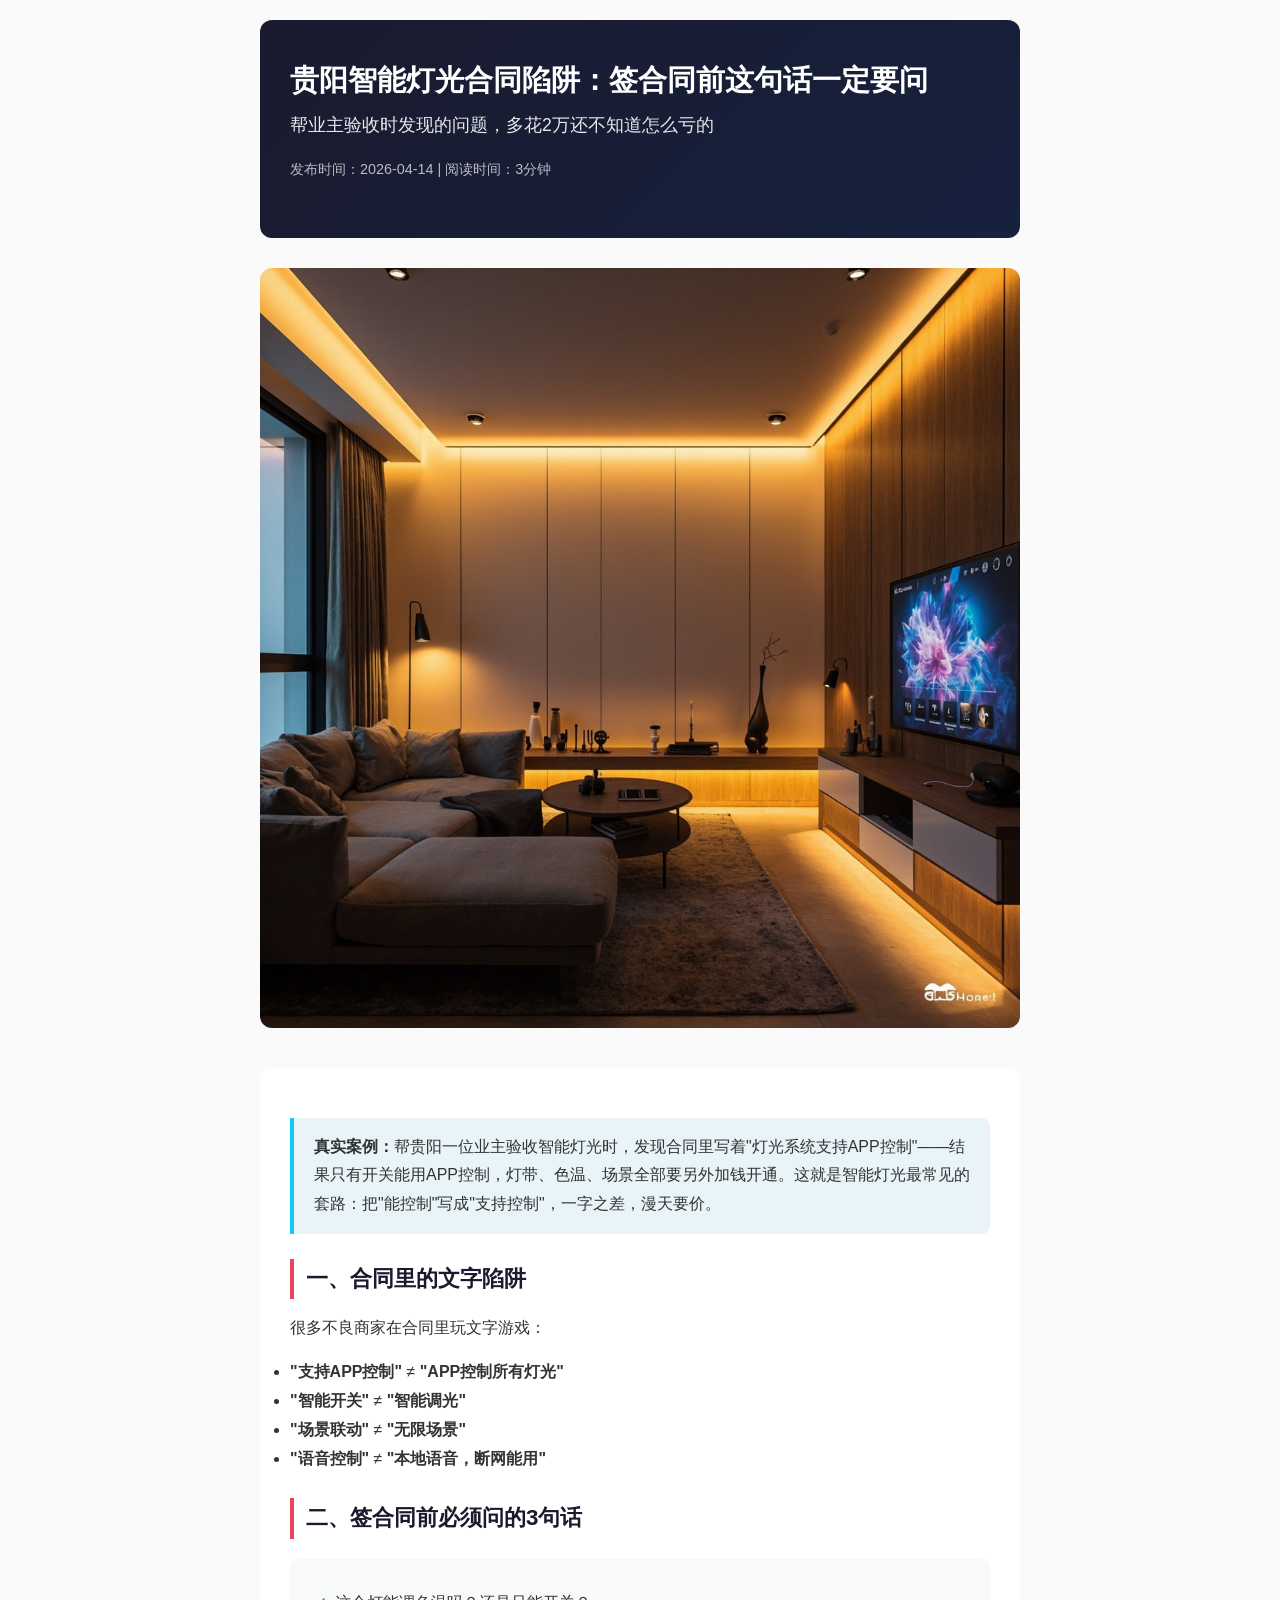
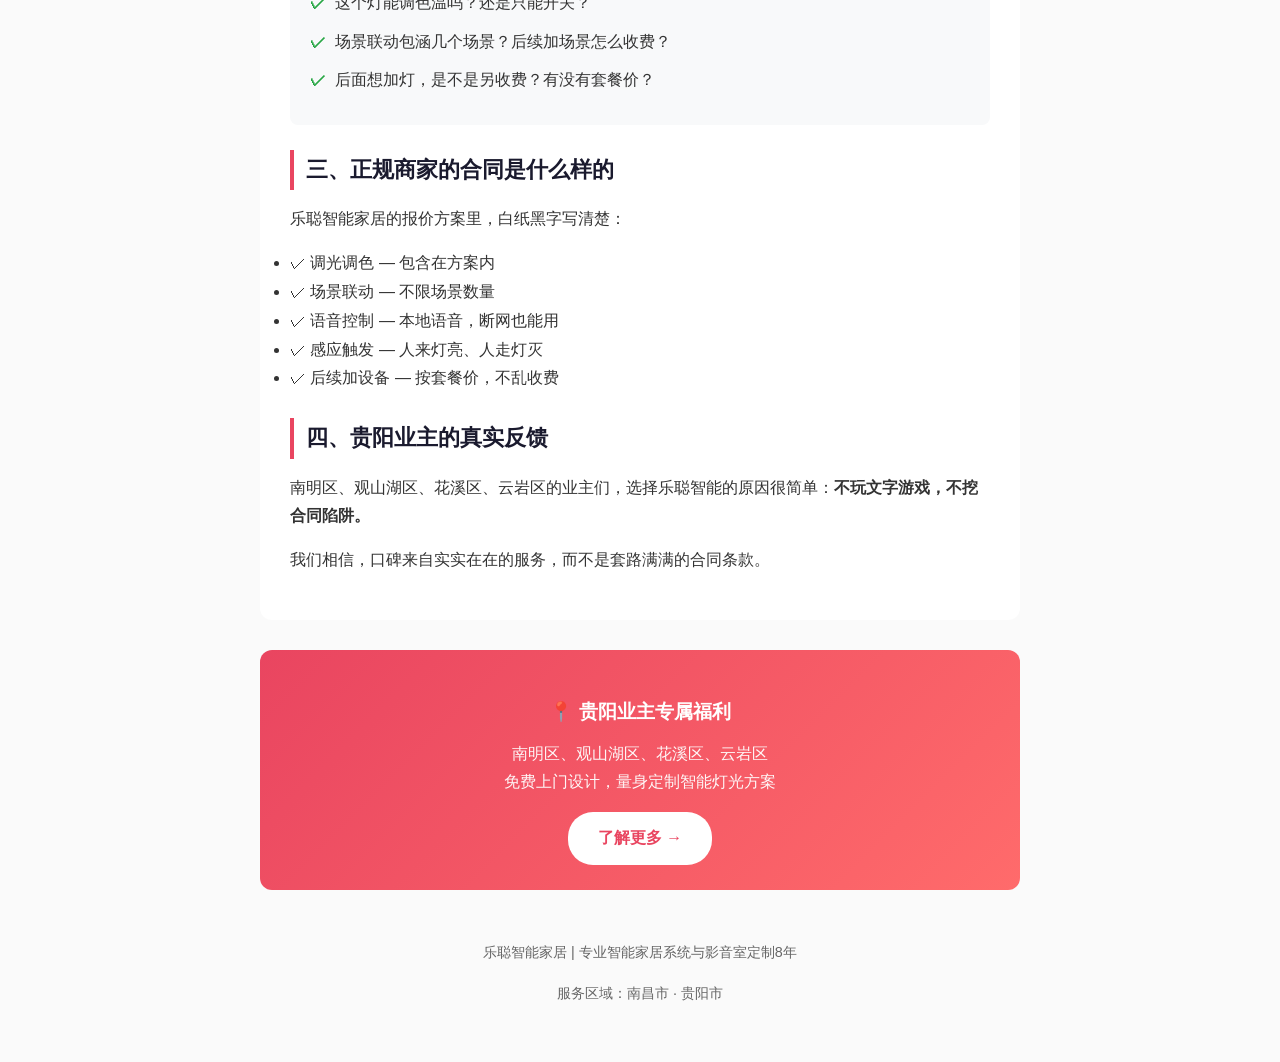
<file: article-guiyang-lighting-pitfalls-2026.html>
<!DOCTYPE html>
<html lang="zh-CN">
<head>
    <meta charset="UTF-8">
    <meta name="viewport" content="width=device-width, initial-scale=1.0">
    <title>贵阳智能灯光合同陷阱：智能灯光选购防坑指南（2026版）| 乐聪智能家居</title>
    <meta name="description" content="贵阳业主血泪教训：智能灯光合同这个字眼要多加钱！乐聪智能家居提供透明报价，详解智能灯光选购避坑要点，南昌/贵阳免费上门设计。">
    <meta name="keywords" content="贵阳智能灯光,智能灯光合同陷阱,灯光选购避坑,贵州全屋智能,贵阳智能家居,南昌智能家居">
    <link rel="canonical" href="https://yangcheng12-lang.github.io/lecong-blog/article-guiyang-lighting-pitfalls-2026.html">
    <meta property="og:title" content="贵阳智能灯光合同陷阱：智能灯光选购防坑指南（2026版）">
    <meta property="og:description" content="贵阳业主血泪教训：智能灯光合同这个字眼要多加钱！详解智能灯光选购避坑要点">
    <meta property="og:type" content="article">
    <meta property="og:url" content="https://yangcheng12-lang.github.io/lecong-blog/article-guiyang-lighting-pitfalls-2026.html">
    <style>
        * { margin: 0; padding: 0; box-sizing: border-box; }
        body { font-family: -apple-system, BlinkMacSystemFont, 'Segoe UI', Roboto, 'Helvetica Neue', Arial, sans-serif; line-height: 1.8; color: #333; max-width: 800px; margin: 0 auto; padding: 20px; background: #fafafa; }
        header { background: linear-gradient(135deg, #1a1a2e 0%, #16213e 100%); color: white; padding: 40px 30px; border-radius: 12px; margin-bottom: 30px; }
        h1 { font-size: 1.8em; line-height: 1.4; margin-bottom: 10px; }
        .subtitle { font-size: 1.1em; opacity: 0.9; }
        .meta { font-size: 0.9em; opacity: 0.7; margin-top: 15px; }
        .hero-image { width: 100%; border-radius: 12px; margin-bottom: 30px; }
        .content { background: white; padding: 30px; border-radius: 12px; margin-bottom: 20px; }
        h2 { color: #1a1a2e; font-size: 1.4em; margin: 25px 0 15px; border-left: 4px solid #e94560; padding-left: 12px; }
        h3 { color: #16213e; font-size: 1.2em; margin: 20px 0 10px; }
        p { margin-bottom: 15px; }
        .warning { background: #fff3cd; border-left: 4px solid #ffc107; padding: 15px 20px; margin: 20px 0; border-radius: 0 8px 8px 0; }
        .case { background: #e8f4f8; border-left: 4px solid #0dcaf0; padding: 15px 20px; margin: 20px 0; border-radius: 0 8px 8px 0; }
        .checklist { background: #f8f9fa; padding: 20px; border-radius: 8px; margin: 20px 0; }
        .checklist li { margin: 10px 0; list-style: none; padding-left: 25px; position: relative; }
        .checklist li:before { content: "✓"; position: absolute; left: 0; color: #28a745; font-weight: bold; }
        .cta { background: linear-gradient(135deg, #e94560 0%, #ff6b6b 100%); color: white; padding: 25px; border-radius: 12px; text-align: center; margin: 30px 0; }
        .cta h3 { color: white; margin-bottom: 10px; }
        .cta p { margin-bottom: 15px; opacity: 0.95; }
        .cta-button { display: inline-block; background: white; color: #e94560; padding: 12px 30px; border-radius: 25px; text-decoration: none; font-weight: bold; transition: transform 0.2s; }
        .cta-button:hover { transform: scale(1.05); }
        footer { text-align: center; padding: 20px; color: #666; font-size: 0.9em; }
    </style>
</head>
<body>
    <header>
        <h1>贵阳智能灯光合同陷阱：签合同前这句话一定要问</h1>
        <p class="subtitle">帮业主验收时发现的问题，多花2万还不知道怎么亏的</p>
        <p class="meta">发布时间：2026-04-14 | 阅读时间：3分钟</p>
    </header>

    <img src="article-guiyang-lighting-pitfalls-2026-hero.png" alt="贵阳智能灯光场景效果展示" class="hero-image">

    <article class="content">
        <div class="case">
            <strong>真实案例：</strong>帮贵阳一位业主验收智能灯光时，发现合同里写着"灯光系统支持APP控制"——结果只有开关能用APP控制，灯带、色温、场景全部要另外加钱开通。这就是智能灯光最常见的套路：把"能控制"写成"支持控制"，一字之差，漫天要价。
        </div>

        <h2>一、合同里的文字陷阱</h2>
        <p>很多不良商家在合同里玩文字游戏：</p>
        <ul>
            <li><strong>"支持APP控制"</strong> ≠ <strong>"APP控制所有灯光"</strong></li>
            <li><strong>"智能开关"</strong> ≠ <strong>"智能调光"</strong></li>
            <li><strong>"场景联动"</strong> ≠ <strong>"无限场景"</strong></li>
            <li><strong>"语音控制"</strong> ≠ <strong>"本地语音，断网能用"</strong></li>
        </ul>

        <h2>二、签合同前必须问的3句话</h2>
        <div class="checklist">
            <li>这个灯能调色温吗？还是只能开关？</li>
            <li>场景联动包涵几个场景？后续加场景怎么收费？</li>
            <li>后面想加灯，是不是另收费？有没有套餐价？</li>
        </div>

        <h2>三、正规商家的合同是什么样的</h2>
        <p>乐聪智能家居的报价方案里，白纸黑字写清楚：</p>
        <ul>
            <li>✓ 调光调色 — 包含在方案内</li>
            <li>✓ 场景联动 — 不限场景数量</li>
            <li>✓ 语音控制 — 本地语音，断网也能用</li>
            <li>✓ 感应触发 — 人来灯亮、人走灯灭</li>
            <li>✓ 后续加设备 — 按套餐价，不乱收费</li>
        </ul>

        <h2>四、贵阳业主的真实反馈</h2>
        <p>南明区、观山湖区、花溪区、云岩区的业主们，选择乐聪智能的原因很简单：<strong>不玩文字游戏，不挖合同陷阱。</strong></p>
        <p>我们相信，口碑来自实实在在的服务，而不是套路满满的合同条款。</p>
    </article>

    <div class="cta">
        <h3>📍 贵阳业主专属福利</h3>
        <p>南明区、观山湖区、花溪区、云岩区<br>免费上门设计，量身定制智能灯光方案</p>
        <a href="https://yangcheng12-lang.github.io/lecong-blog/" class="cta-button">了解更多 →</a>
    </div>

    <footer>
        <p>乐聪智能家居 | 专业智能家居系统与影音室定制8年</p>
        <p>服务区域：南昌市 · 贵阳市</p>
    </footer>
</body>
</html>
</file>
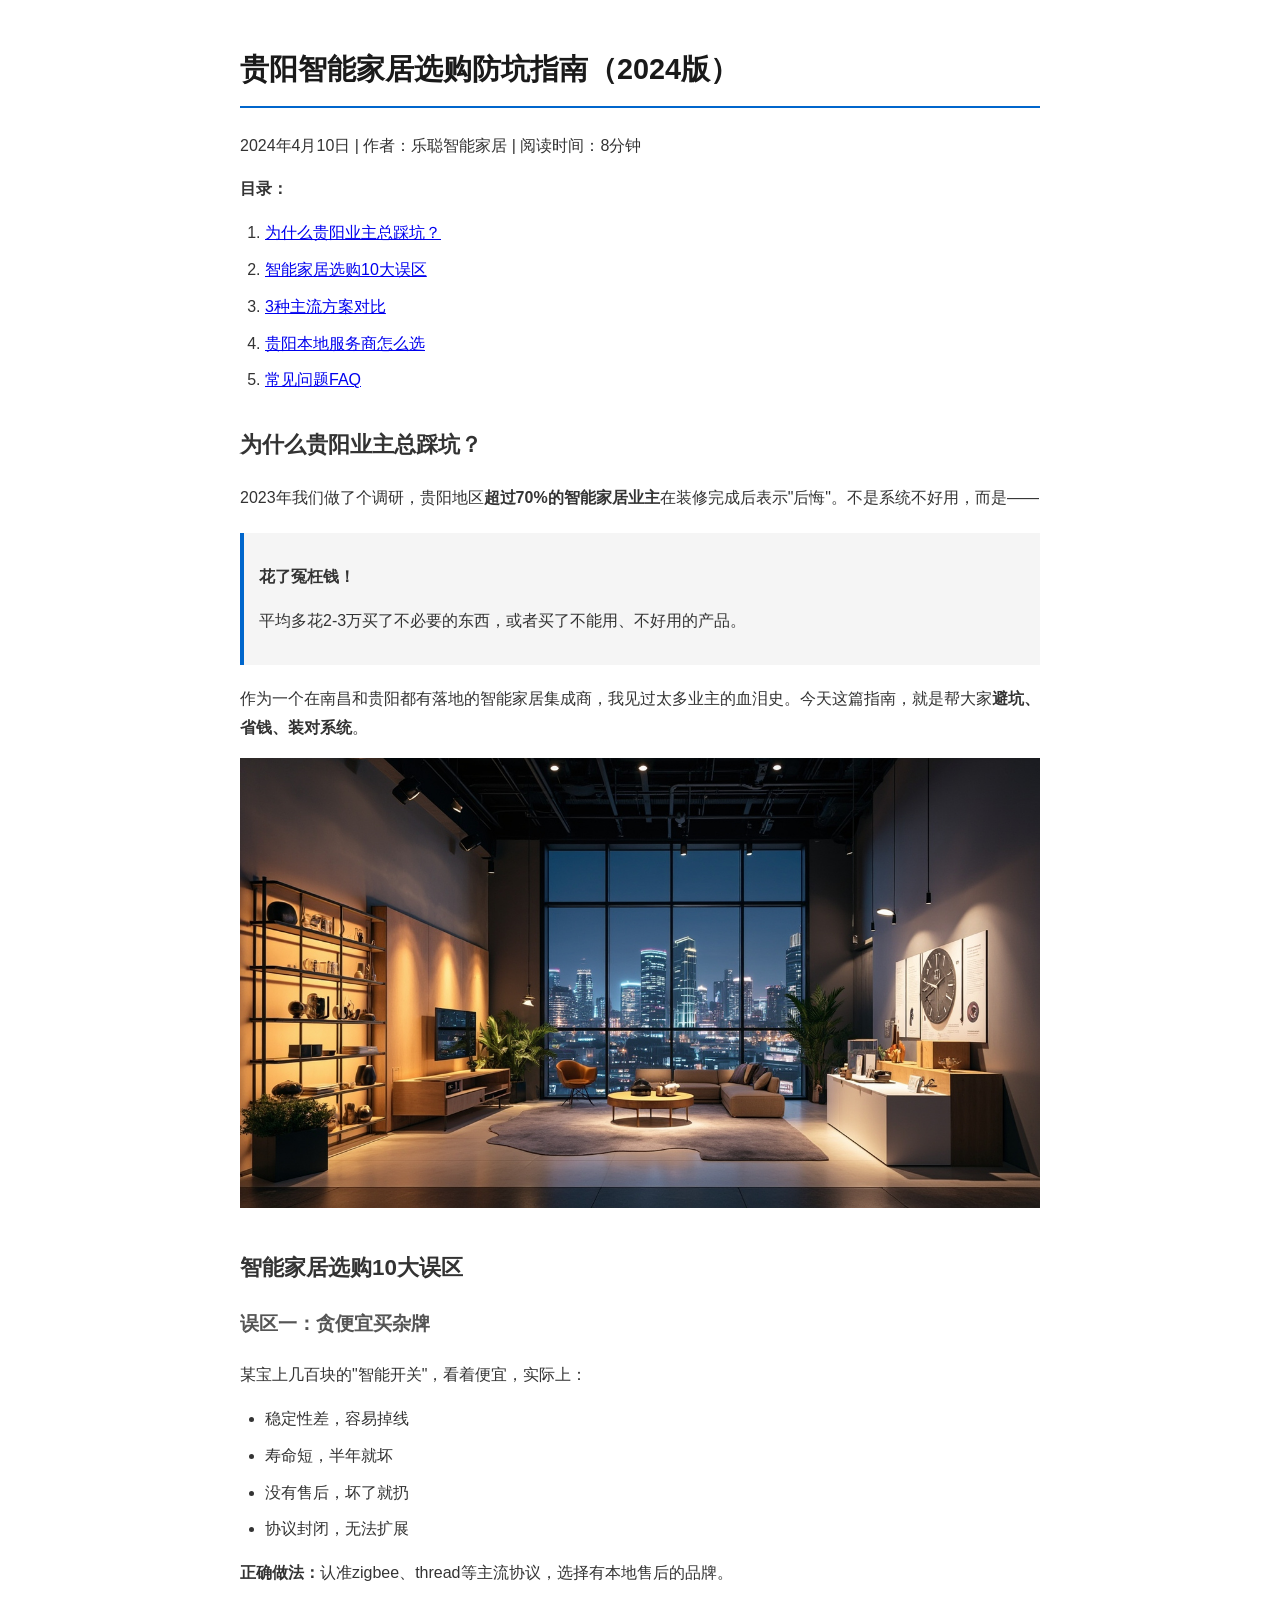
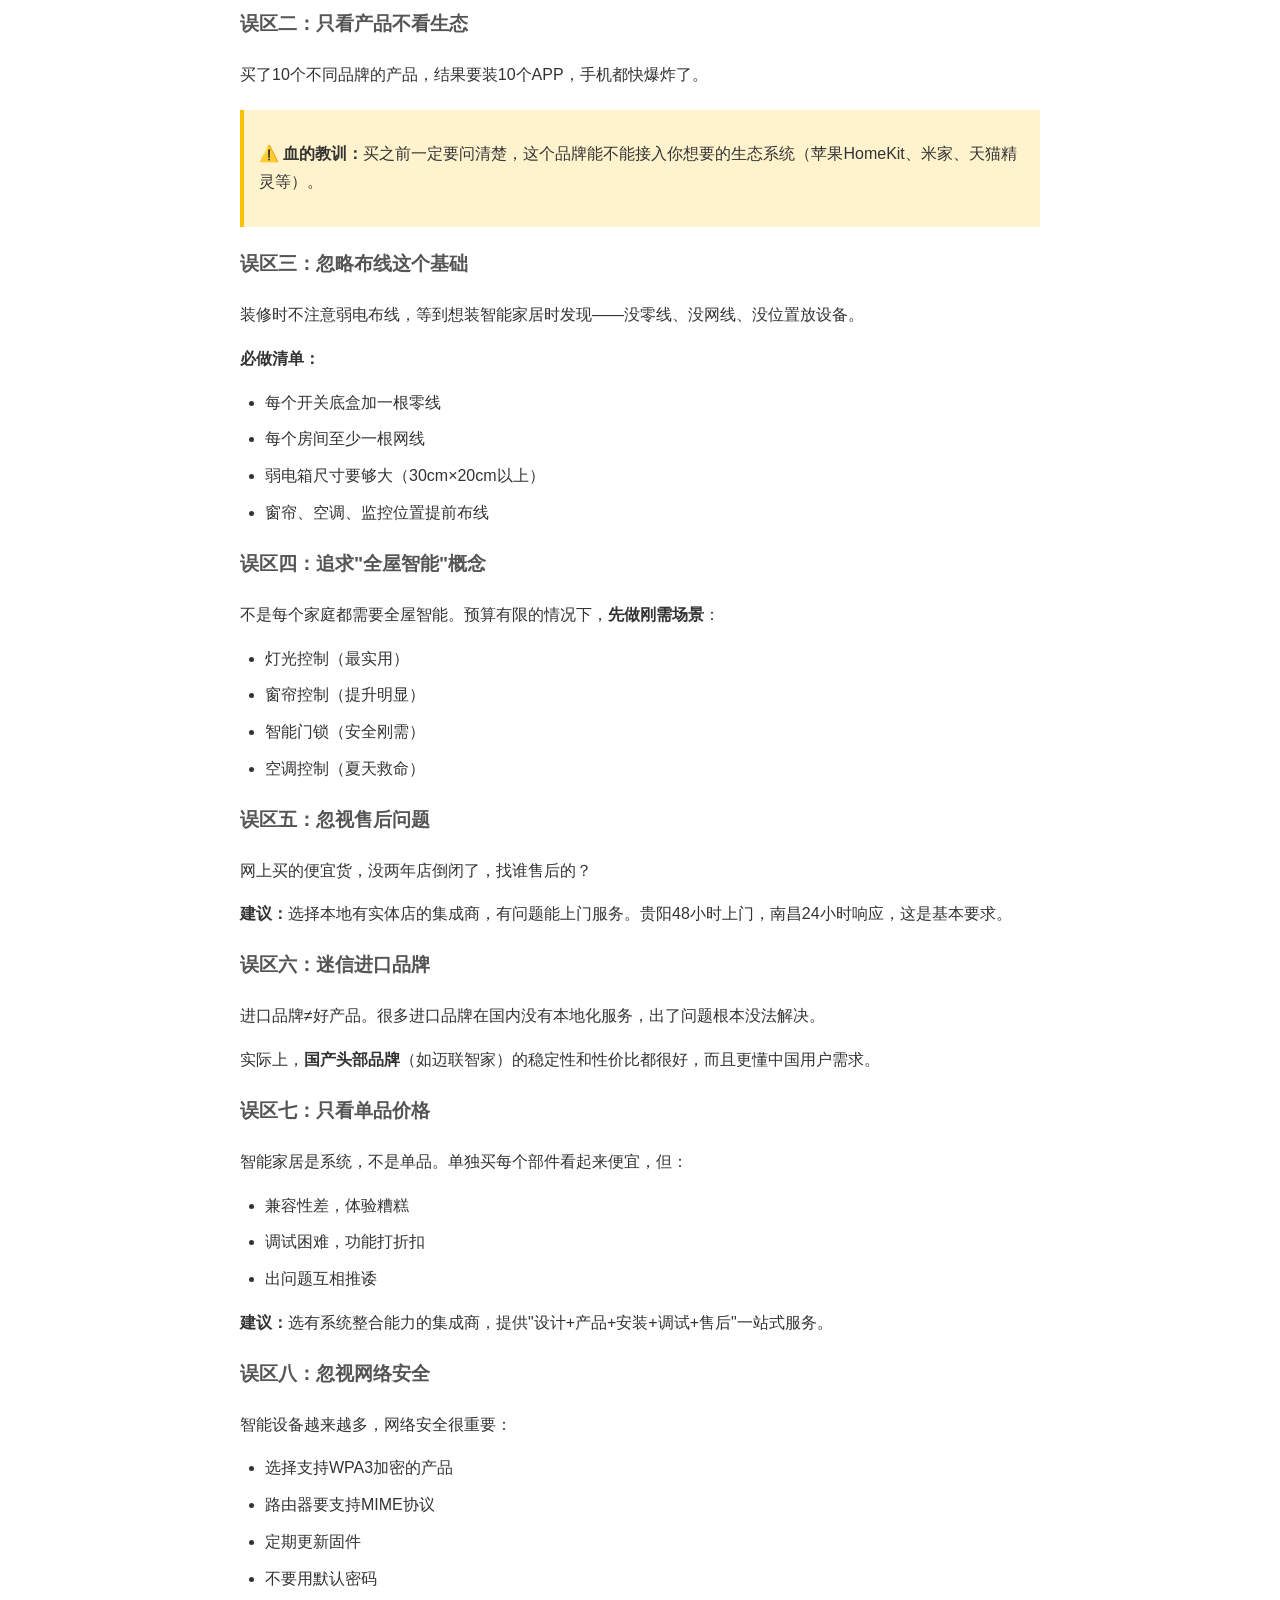
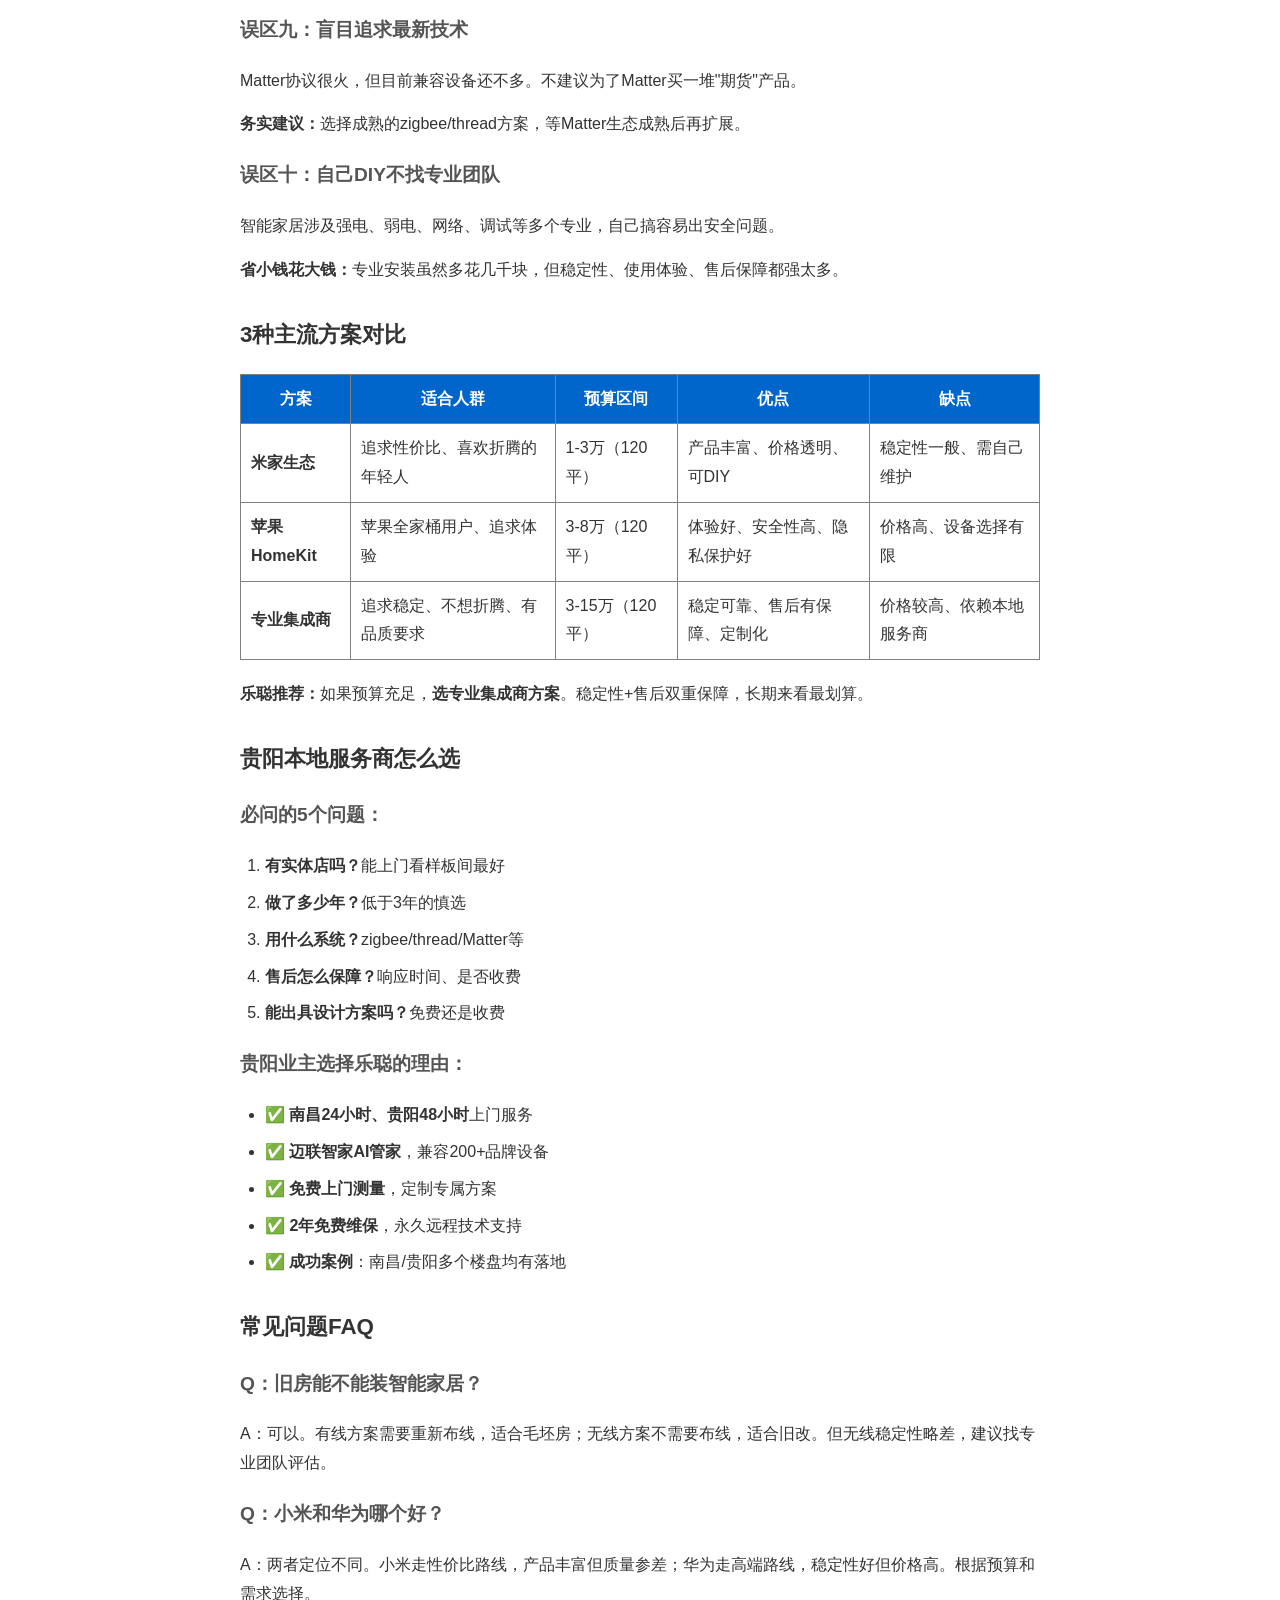
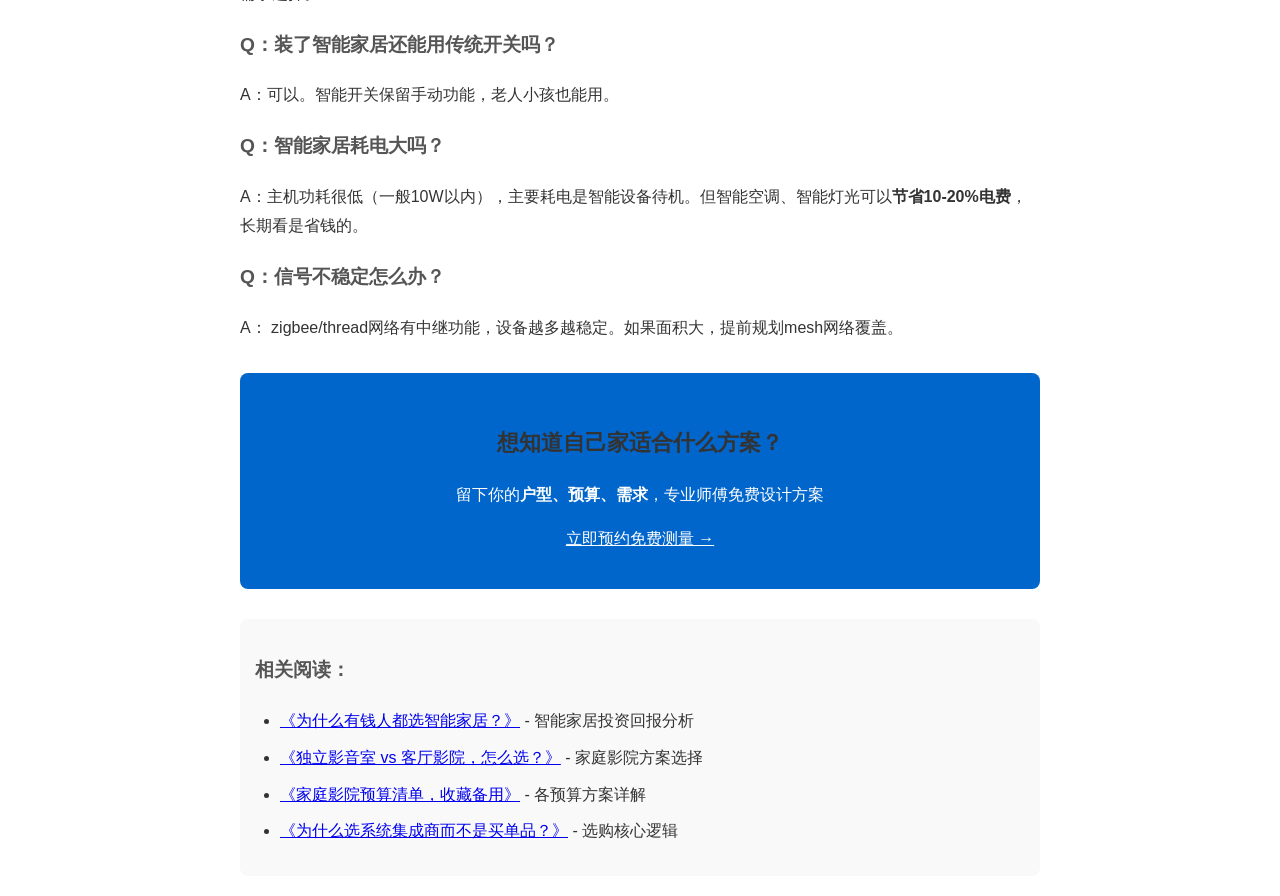
<file: article-guiyang-smart-home-guide.html>
<!DOCTYPE html>
<html lang="zh-CN">
<head>
    <meta charset="UTF-8">
    <meta name="viewport" content="width=device-width, initial-scale=1.0">
    <meta name="description" content="贵阳智能家居选购防坑指南2024版，揭秘10大选购误区，提供3种主流方案对比，贵阳业主必看的智能家居选购攻略。南昌乐聪智能家居出品。">
    <meta name="keywords" content="贵阳智能家居,贵阳装修,智能家居选购,全屋智能,智能家居方案,贵阳智能家居公司">
    <meta name="author" content="乐聪智能家居">
    <meta name="robots" content="index, follow">
    <title>贵阳智能家居选购防坑指南（2024版） | 乐聪智能家居</title>
    <link rel="canonical" href="https://yangcheng12-lang.github.io/lecong-blog/article-guiyang-smart-home-guide.html">
    <meta property="og:title" content="贵阳智能家居选购防坑指南（2024版）">
    <meta property="og:description" content="揭秘10大选购误区，提供3种主流方案对比，贵阳业主必看">
    <meta property="og:type" content="article">
    <meta property="og:url" content="https://yangcheng12-lang.github.io/lecong-blog/article-guiyang-smart-home-guide.html">
    <style>
        /* 文章样式 - 简洁专业 */
        body {
            font-family: -apple-system, BlinkMacSystemFont, "Segoe UI", Roboto, "Helvetica Neue", Arial, sans-serif;
            line-height: 1.8;
            max-width: 800px;
            margin: 0 auto;
            padding: 20px;
            color: #333;
        }
        h1 {
            font-size: 1.8em;
            color: #1a1a1a;
            border-bottom: 2px solid #0066cc;
            padding-bottom: 10px;
        }
        h2 {
            font-size: 1.4em;
            color: #333;
            margin-top: 30px;
        }
        h3 {
            font-size: 1.2em;
            color: #555;
        }
        p {
            margin: 15px 0;
        }
        ul, ol {
            margin: 15px 0;
            padding-left: 25px;
        }
        li {
            margin: 8px 0;
        }
        .highlight {
            background: #f5f5f5;
            padding: 15px;
            border-left: 4px solid #0066cc;
            margin: 20px 0;
        }
        .warning {
            background: #fff3cd;
            padding: 15px;
            border-left: 4px solid #ffc107;
            margin: 20px 0;
        }
        .cta {
            background: #0066cc;
            color: white;
            padding: 20px;
            text-align: center;
            border-radius: 8px;
            margin: 30px 0;
        }
        .cta a {
            color: white;
            text-decoration: underline;
        }
        img {
            max-width: 100%;
            height: auto;
        }
        .related-links {
            margin-top: 30px;
            padding: 15px;
            background: #f9f9f9;
            border-radius: 8px;
        }
    </style>
</head>
<body>

<article>
    <header>
        <h1>贵阳智能家居选购防坑指南（2024版）</h1>
        <p><time datetime="2024-04-10">2024年4月10日</time> | 作者：乐聪智能家居 | 阅读时间：8分钟</p>
    </header>

    <nav>
        <p><strong>目录：</strong></p>
        <ol>
            <li><a href="#section1">为什么贵阳业主总踩坑？</a></li>
            <li><a href="#section2">智能家居选购10大误区</a></li>
            <li><a href="#section3">3种主流方案对比</a></li>
            <li><a href="#section4">贵阳本地服务商怎么选</a></li>
            <li><a href="#section5">常见问题FAQ</a></li>
        </ol>
    </nav>

    <section id="section1">
        <h2>为什么贵阳业主总踩坑？</h2>
        <p>2023年我们做了个调研，贵阳地区<b>超过70%的智能家居业主</b>在装修完成后表示"后悔"。不是系统不好用，而是——</p>
        
        <div class="highlight">
            <p><strong>花了冤枉钱！</strong></p>
            <p>平均多花2-3万买了不必要的东西，或者买了不能用、不好用的产品。</p>
        </div>

        <p>作为一个在南昌和贵阳都有落地的智能家居集成商，我见过太多业主的血泪史。今天这篇指南，就是帮大家<b>避坑、省钱、装对系统</b>。</p>

        <img src="images/article-guiyang-smart-home-hero.jpg" alt="贵阳智能家居选购指南配图，业主与智能家居系统交互场景" width="800" height="450">
    </section>

    <section id="section2">
        <h2>智能家居选购10大误区</h2>

        <h3>误区一：贪便宜买杂牌</h3>
        <p>某宝上几百块的"智能开关"，看着便宜，实际上：</p>
        <ul>
            <li>稳定性差，容易掉线</li>
            <li>寿命短，半年就坏</li>
            <li>没有售后，坏了就扔</li>
            <li>协议封闭，无法扩展</li>
        </ul>
        <p><strong>正确做法：</strong>认准zigbee、thread等主流协议，选择有本地售后的品牌。</p>

        <h3>误区二：只看产品不看生态</h3>
        <p>买了10个不同品牌的产品，结果要装10个APP，手机都快爆炸了。</p>
        <div class="warning">
            <p><strong>⚠️ 血的教训：</strong>买之前一定要问清楚，这个品牌能不能接入你想要的生态系统（苹果HomeKit、米家、天猫精灵等）。</p>
        </div>

        <h3>误区三：忽略布线这个基础</h3>
        <p>装修时不注意弱电布线，等到想装智能家居时发现——没零线、没网线、没位置放设备。</p>
        <p><strong>必做清单：</strong></p>
        <ul>
            <li>每个开关底盒加一根零线</li>
            <li>每个房间至少一根网线</li>
            <li>弱电箱尺寸要够大（30cm×20cm以上）</li>
            <li>窗帘、空调、监控位置提前布线</li>
        </ul>

        <h3>误区四：追求"全屋智能"概念</h3>
        <p>不是每个家庭都需要全屋智能。预算有限的情况下，<b>先做刚需场景</b>：</p>
        <ul>
            <li>灯光控制（最实用）</li>
            <li>窗帘控制（提升明显）</li>
            <li>智能门锁（安全刚需）</li>
            <li>空调控制（夏天救命）</li>
        </ul>

        <h3>误区五：忽视售后问题</h3>
        <p>网上买的便宜货，没两年店倒闭了，找谁售后的？</p>
        <p><strong>建议：</strong>选择本地有实体店的集成商，有问题能上门服务。贵阳48小时上门，南昌24小时响应，这是基本要求。</p>

        <h3>误区六：迷信进口品牌</h3>
        <p>进口品牌≠好产品。很多进口品牌在国内没有本地化服务，出了问题根本没法解决。</p>
        <p>实际上，<b>国产头部品牌</b>（如迈联智家）的稳定性和性价比都很好，而且更懂中国用户需求。</p>

        <h3>误区七：只看单品价格</h3>
        <p>智能家居是系统，不是单品。单独买每个部件看起来便宜，但：</p>
        <ul>
            <li>兼容性差，体验糟糕</li>
            <li>调试困难，功能打折扣</li>
            <li>出问题互相推诿</li>
        </ul>
        <p><strong>建议：</strong>选有系统整合能力的集成商，提供"设计+产品+安装+调试+售后"一站式服务。</p>

        <h3>误区八：忽视网络安全</h3>
        <p>智能设备越来越多，网络安全很重要：</p>
        <ul>
            <li>选择支持WPA3加密的产品</li>
            <li>路由器要支持MIME协议</li>
            <li>定期更新固件</li>
            <li>不要用默认密码</li>
        </ul>

        <h3>误区九：盲目追求最新技术</h3>
        <p>Matter协议很火，但目前兼容设备还不多。不建议为了Matter买一堆"期货"产品。</p>
        <p><strong>务实建议：</strong>选择成熟的zigbee/thread方案，等Matter生态成熟后再扩展。</p>

        <h3>误区十：自己DIY不找专业团队</h3>
        <p>智能家居涉及强电、弱电、网络、调试等多个专业，自己搞容易出安全问题。</p>
        <p><strong>省小钱花大钱：</strong>专业安装虽然多花几千块，但稳定性、使用体验、售后保障都强太多。</p>
    </section>

    <section id="section3">
        <h2>3种主流方案对比</h2>

        <table border="1" cellpadding="10" cellspacing="0" style="width:100%; border-collapse: collapse;">
            <thead>
                <tr style="background:#0066cc; color:white;">
                    <th>方案</th>
                    <th>适合人群</th>
                    <th>预算区间</th>
                    <th>优点</th>
                    <th>缺点</th>
                </tr>
            </thead>
            <tbody>
                <tr>
                    <td><strong>米家生态</strong></td>
                    <td>追求性价比、喜欢折腾的年轻人</td>
                    <td>1-3万（120平）</td>
                    <td>产品丰富、价格透明、可DIY</td>
                    <td>稳定性一般、需自己维护</td>
                </tr>
                <tr>
                    <td><strong>苹果HomeKit</strong></td>
                    <td>苹果全家桶用户、追求体验</td>
                    <td>3-8万（120平）</td>
                    <td>体验好、安全性高、隐私保护好</td>
                    <td>价格高、设备选择有限</td>
                </tr>
                <tr>
                    <td><strong>专业集成商</strong></td>
                    <td>追求稳定、不想折腾、有品质要求</td>
                    <td>3-15万（120平）</td>
                    <td>稳定可靠、售后有保障、定制化</td>
                    <td>价格较高、依赖本地服务商</td>
                </tr>
            </tbody>
        </table>

        <p style="margin-top:20px;"><strong>乐聪推荐：</strong>如果预算充足，<b>选专业集成商方案</b>。稳定性+售后双重保障，长期来看最划算。</p>
    </section>

    <section id="section4">
        <h2>贵阳本地服务商怎么选</h2>

        <h3>必问的5个问题：</h3>
        <ol>
            <li><strong>有实体店吗？</strong>能上门看样板间最好</li>
            <li><strong>做了多少年？</strong>低于3年的慎选</li>
            <li><strong>用什么系统？</strong>zigbee/thread/Matter等</li>
            <li><strong>售后怎么保障？</strong>响应时间、是否收费</li>
            <li><strong>能出具设计方案吗？</strong>免费还是收费</li>
        </ol>

        <h3>贵阳业主选择乐聪的理由：</h3>
        <ul>
            <li>✅ <strong>南昌24小时、贵阳48小时</strong>上门服务</li>
            <li>✅ <strong>迈联智家AI管家</strong>，兼容200+品牌设备</li>
            <li>✅ <strong>免费上门测量</strong>，定制专属方案</li>
            <li>✅ <strong>2年免费维保</strong>，永久远程技术支持</li>
            <li>✅ <strong>成功案例</strong>：南昌/贵阳多个楼盘均有落地</li>
        </ul>
    </section>

    <section id="section5">
        <h2>常见问题FAQ</h2>

        <h3>Q：旧房能不能装智能家居？</h3>
        <p>A：可以。有线方案需要重新布线，适合毛坯房；无线方案不需要布线，适合旧改。但无线稳定性略差，建议找专业团队评估。</p>

        <h3>Q：小米和华为哪个好？</h3>
        <p>A：两者定位不同。小米走性价比路线，产品丰富但质量参差；华为走高端路线，稳定性好但价格高。根据预算和需求选择。</p>

        <h3>Q：装了智能家居还能用传统开关吗？</h3>
        <p>A：可以。智能开关保留手动功能，老人小孩也能用。</p>

        <h3>Q：智能家居耗电大吗？</h3>
        <p>A：主机功耗很低（一般10W以内），主要耗电是智能设备待机。但智能空调、智能灯光可以<b>节省10-20%电费</b>，长期看是省钱的。</p>

        <h3>Q：信号不稳定怎么办？</h3>
        <p>A： zigbee/thread网络有中继功能，设备越多越稳定。如果面积大，提前规划mesh网络覆盖。</p>
    </section>

    <section>
        <div class="cta">
            <h2>想知道自己家适合什么方案？</h2>
            <p>留下你的<strong>户型、预算、需求</strong>，专业师傅免费设计方案</p>
            <p><a href="index.html#contact">立即预约免费测量 →</a></p>
        </div>
    </section>

    <aside class="related-links">
        <h3>相关阅读：</h3>
        <ul>
            <li><a href="article-smart-home-worth.html">《为什么有钱人都选智能家居？》</a> - 智能家居投资回报分析</li>
            <li><a href="article-room-vs-livingroom.html">《独立影音室 vs 客厅影院，怎么选？》</a> - 家庭影院方案选择</li>
            <li><a href="article-theater-budget.html">《家庭影院预算清单，收藏备用》</a> - 各预算方案详解</li>
            <li><a href="article-integrator.html">《为什么选系统集成商而不是买单品？》</a> - 选购核心逻辑</li>
        </ul>
    </aside>

</article>

</body>
</html>
</file>
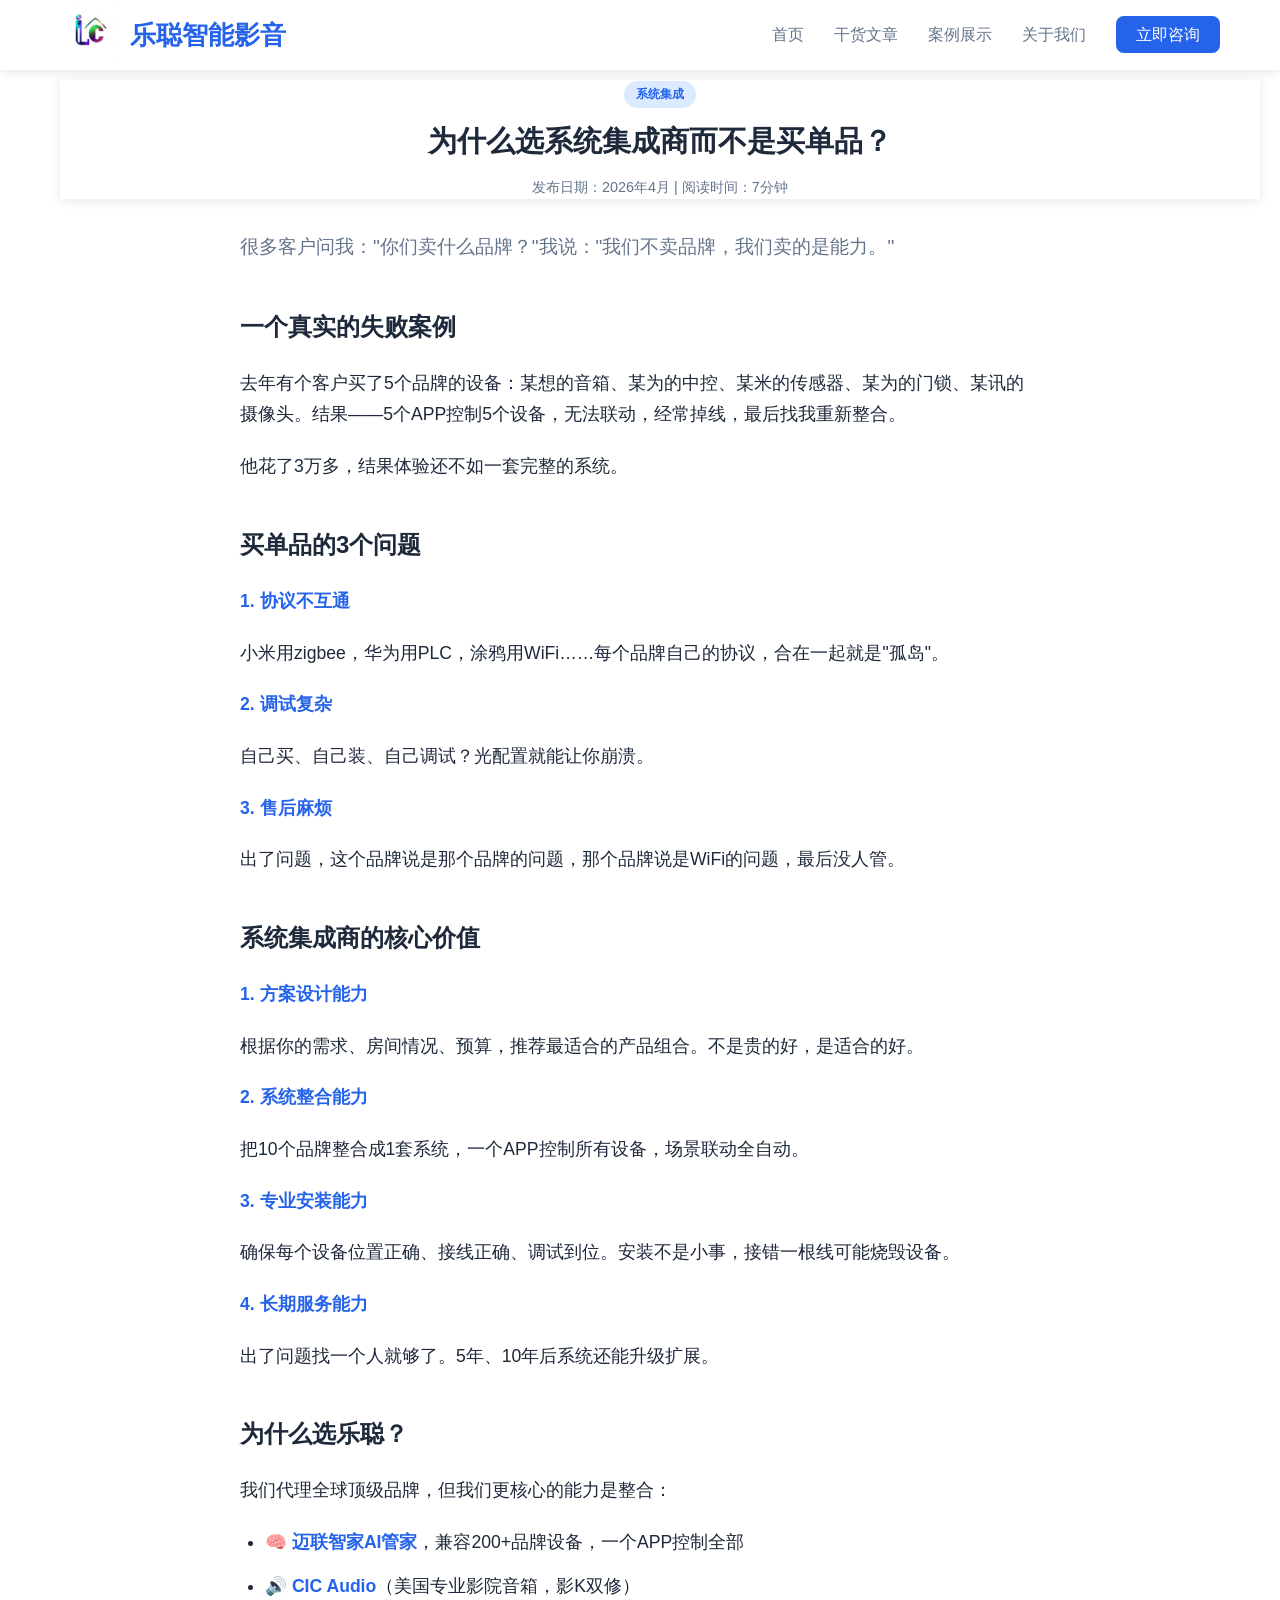
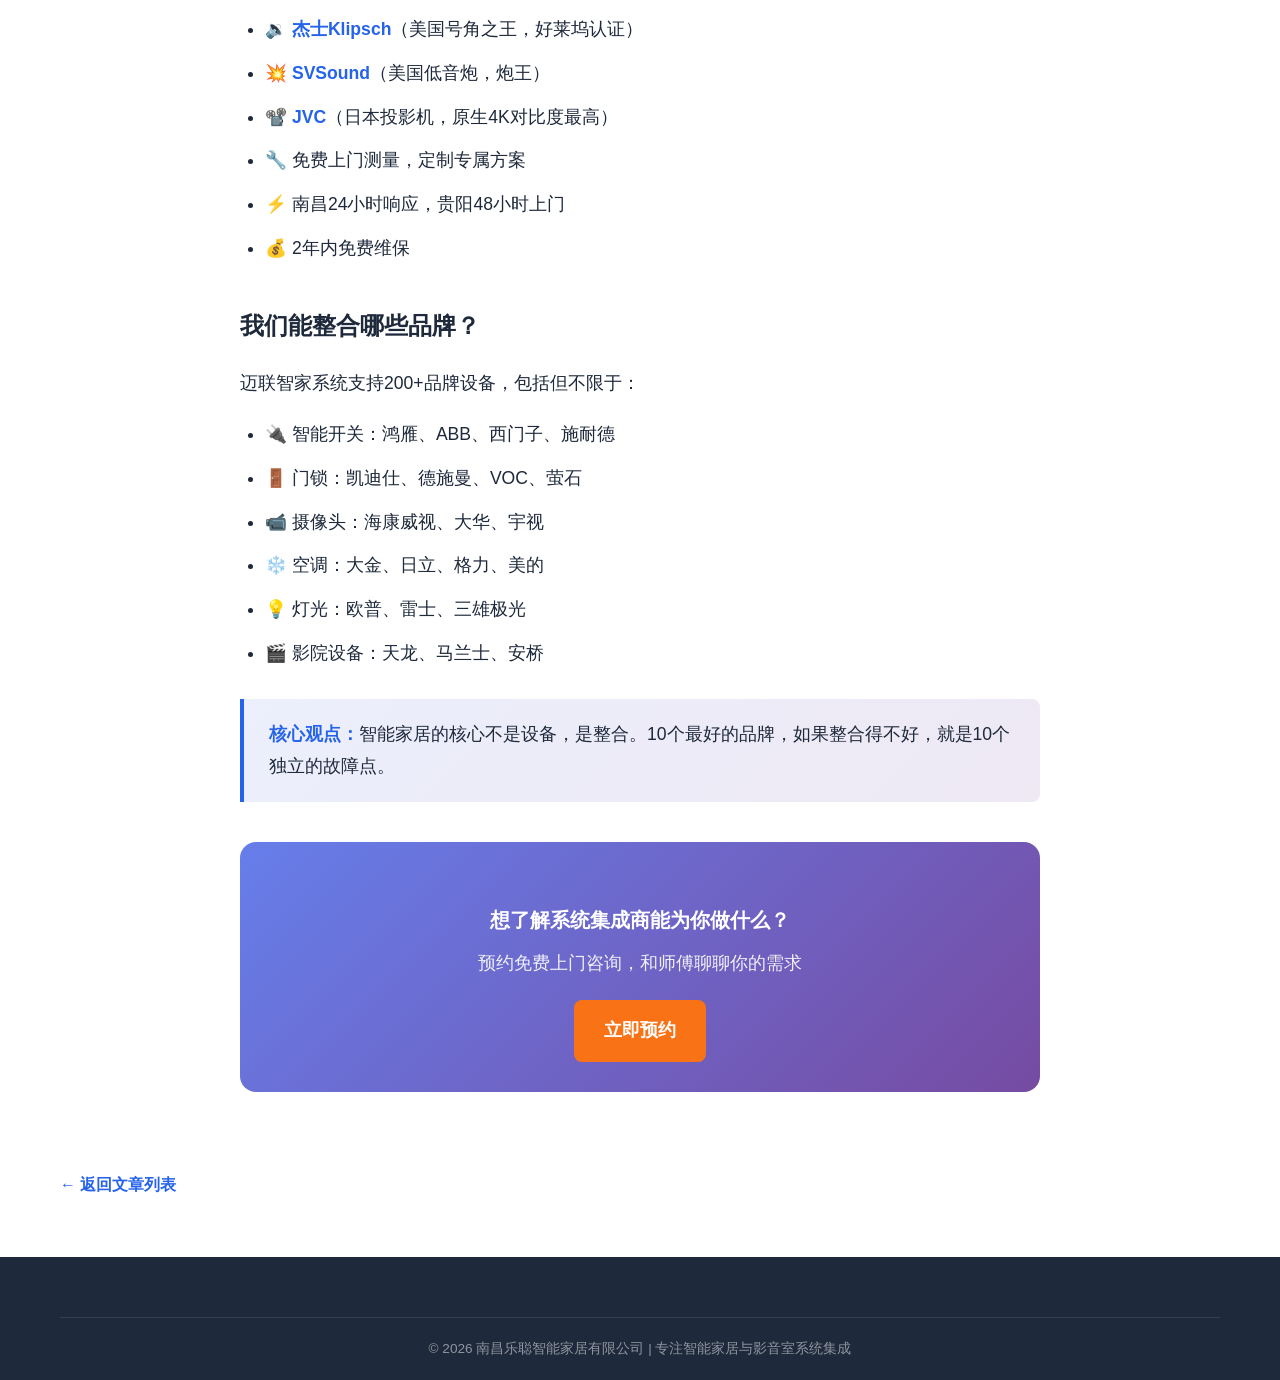
<file: article-integrator.html>
<!DOCTYPE html>
<html lang="zh-CN">
<head>
    <meta charset="UTF-8">
    <meta name="viewport" content="width=device-width, initial-scale=1.0">
    <title>南昌/贵阳智能家居为什么选系统集成商（2026版）- 优势/服务/售后全解析</title>
    <meta name="description" content="南昌、贵阳业主必看！为什么买智能家居要选系统集成商？从方案设计到安装调试到售后维护，手把手教你选对服务商。">
    <meta name="keywords" content="系统集成商,智能家居服务商,南昌智能家居,贵阳智能家居,智能家居安装,售后服务">
    <link rel="canonical" href="https://yangcheng12-lang.github.io/lecong-blog/article-integrator.html">
    <meta property="og:title" content="南昌/贵阳智能家居为什么选系统集成商（2026版）">
    <meta property="og:description" content="从方案设计到安装调试到售后维护，手把手教你选对服务商">
    <link rel="stylesheet" href="styles.css">
    <link rel="stylesheet" href="article.css">
</head>
<body>
    <header>
        <nav class="container">
            <div style="display:flex;align-items:center;"><a href="#"><img src="logo.png" alt="乐聪智能生活" style="height:60px;"></a><span style="font-size:1.6rem;font-weight:bold;margin-left:10px;color:#2563eb;">乐聪智能影音</span></div>
            <ul class="nav-links">
                <li><a href="index.html">首页</a></li>
                <li><a href="index.html#articles">干货文章</a></li>
                <li><a href="index.html#cases">案例展示</a></li>
                <li><a href="index.html#about">关于我们</a></li>
                <li><a href="index.html#contact" class="cta-btn">立即咨询</a></li>
            </ul>
        </nav>
    </header>
    <main class="article-page">
        <article class="container">
            <header class="article-header">
                <span class="tag">系统集成</span>
                <h1>为什么选系统集成商而不是买单品？</h1>
                <p class="article-meta">发布日期：2026年4月 | 阅读时间：7分钟</p>
            </header>
            <div class="article-content">
                <p class="lead">很多客户问我："你们卖什么品牌？"我说："我们不卖品牌，我们卖的是能力。"</p>

                <h2>一个真实的失败案例</h2>
                <p>去年有个客户买了5个品牌的设备：某想的音箱、某为的中控、某米的传感器、某为的门锁、某讯的摄像头。结果——5个APP控制5个设备，无法联动，经常掉线，最后找我重新整合。</p>
                <p>他花了3万多，结果体验还不如一套完整的系统。</p>

                <h2>买单品的3个问题</h2>
                <p><strong>1. 协议不互通</strong></p>
                <p>小米用zigbee，华为用PLC，涂鸦用WiFi……每个品牌自己的协议，合在一起就是"孤岛"。</p>

                <p><strong>2. 调试复杂</strong></p>
                <p>自己买、自己装、自己调试？光配置就能让你崩溃。</p>

                <p><strong>3. 售后麻烦</strong></p>
                <p>出了问题，这个品牌说是那个品牌的问题，那个品牌说是WiFi的问题，最后没人管。</p>

                <h2>系统集成商的核心价值</h2>
                <p><strong>1. 方案设计能力</strong></p>
                <p>根据你的需求、房间情况、预算，推荐最适合的产品组合。不是贵的好，是适合的好。</p>

                <p><strong>2. 系统整合能力</strong></p>
                <p>把10个品牌整合成1套系统，一个APP控制所有设备，场景联动全自动。</p>

                <p><strong>3. 专业安装能力</strong></p>
                <p>确保每个设备位置正确、接线正确、调试到位。安装不是小事，接错一根线可能烧毁设备。</p>

                <p><strong>4. 长期服务能力</strong></p>
                <p>出了问题找一个人就够了。5年、10年后系统还能升级扩展。</p>

                <h2>为什么选乐聪？</h2>
                <p>我们代理全球顶级品牌，但我们更核心的能力是整合：</p>
                <ul>
                    <li>🧠 <strong>迈联智家AI管家</strong>，兼容200+品牌设备，一个APP控制全部</li>
                    <li>🔊 <strong>CIC Audio</strong>（美国专业影院音箱，影K双修）</li>
                    <li>🔉 <strong>杰士Klipsch</strong>（美国号角之王，好莱坞认证）</li>
                    <li>💥 <strong>SVSound</strong>（美国低音炮，炮王）</li>
                    <li>📽️ <strong>JVC</strong>（日本投影机，原生4K对比度最高）</li>
                    <li>🔧 免费上门测量，定制专属方案</li>
                    <li>⚡ 南昌24小时响应，贵阳48小时上门</li>
                    <li>💰 2年内免费维保</li>
                </ul>

                <h2>我们能整合哪些品牌？</h2>
                <p>迈联智家系统支持200+品牌设备，包括但不限于：</p>
                <ul>
                    <li>🔌 智能开关：鸿雁、ABB、西门子、施耐德</li>
                    <li>🚪 门锁：凯迪仕、德施曼、VOC、萤石</li>
                    <li>📹 摄像头：海康威视、大华、宇视</li>
                    <li>❄️ 空调：大金、日立、格力、美的</li>
                    <li>💡 灯光：欧普、雷士、三雄极光</li>
                    <li>🎬 影院设备：天龙、马兰士、安桥</li>
                </ul>

                <div class="highlight-box">
                    <p><strong>核心观点：</strong>智能家居的核心不是设备，是整合。10个最好的品牌，如果整合得不好，就是10个独立的故障点。</p>
                </div>

                <div class="cta-box">
                    <h3>想了解系统集成商能为你做什么？</h3>
                    <p>预约免费上门咨询，和师傅聊聊你的需求</p>
                    <a href="index.html#contact" class="btn-primary">立即预约</a>
                </div>
            </div>
            <a href="index.html#articles" class="back-link">← 返回文章列表</a>
        </article>
    </main>
    <footer>
        <div class="container">
            <div class="footer-bottom">
                <p>© 2026 南昌乐聪智能家居有限公司 | 专注智能家居与影音室系统集成</p>
            </div>
        </div>
    </footer>
</body>
</html>
</file>
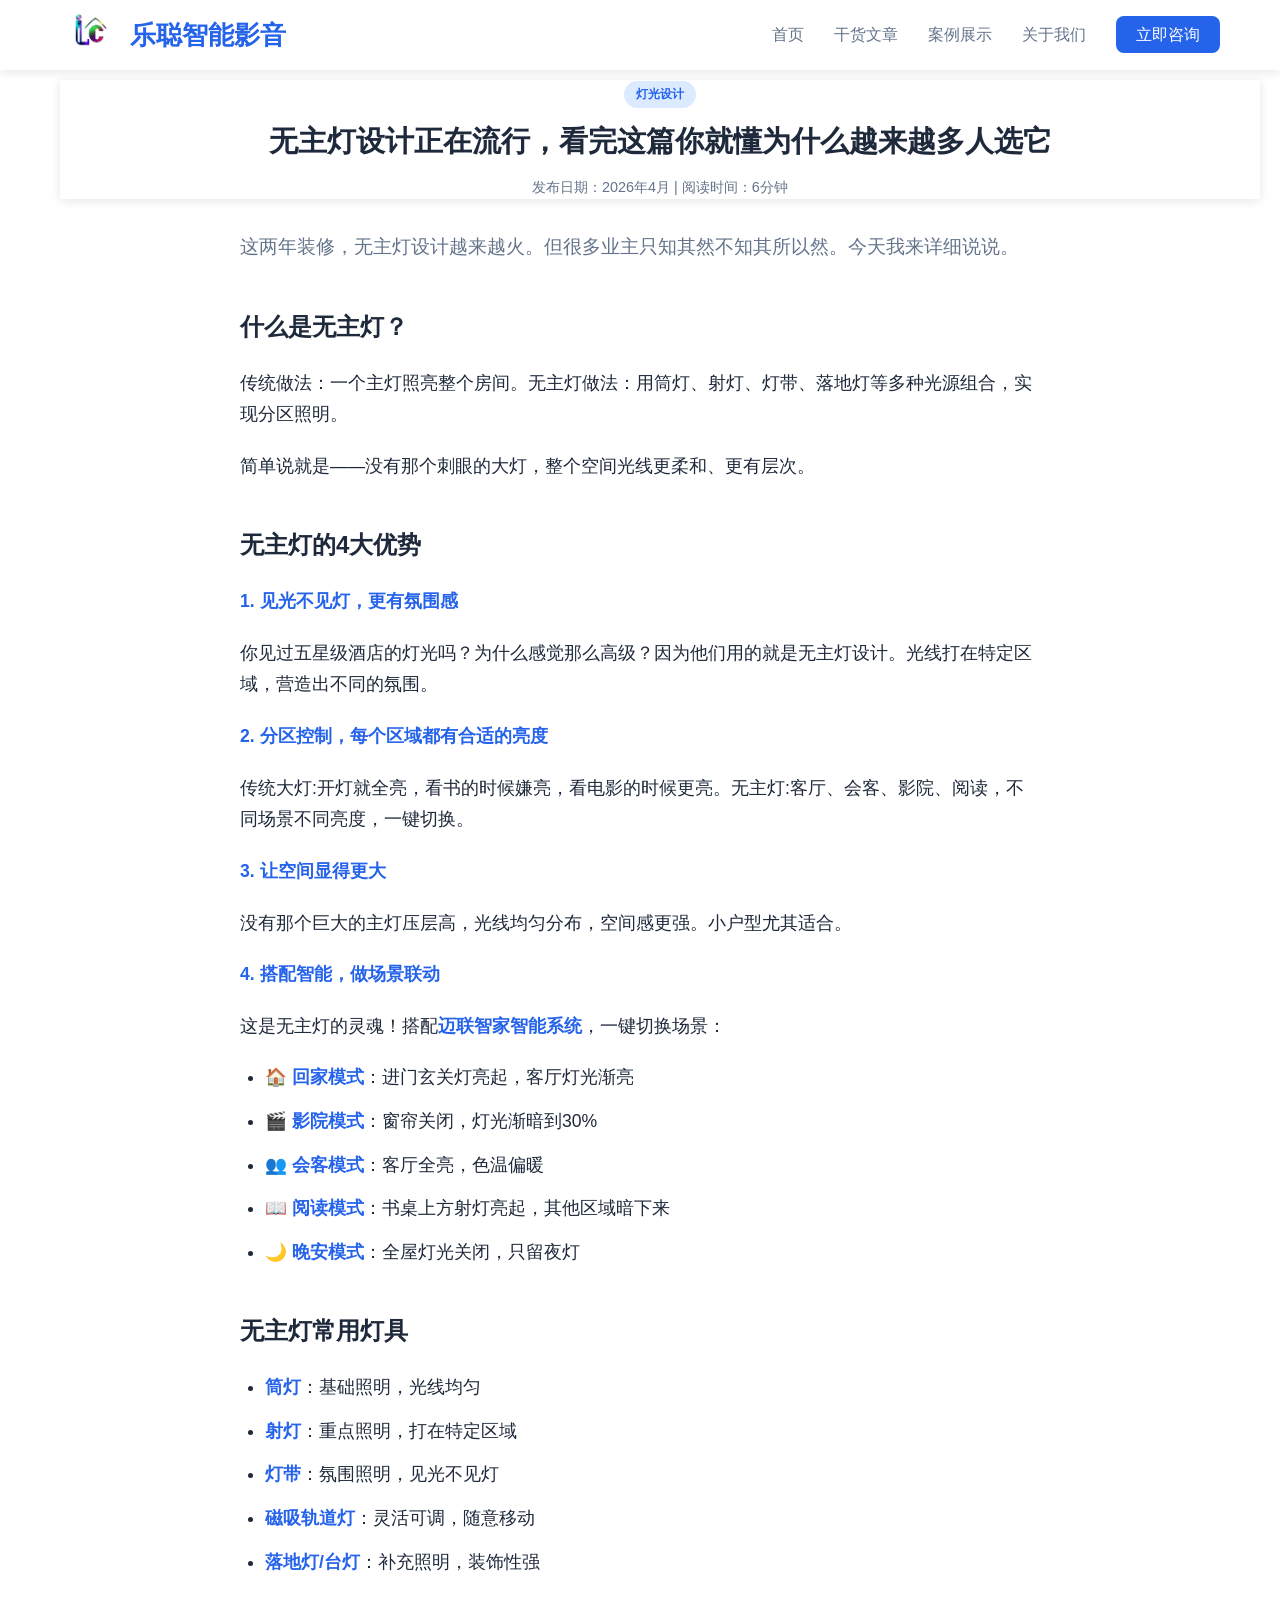
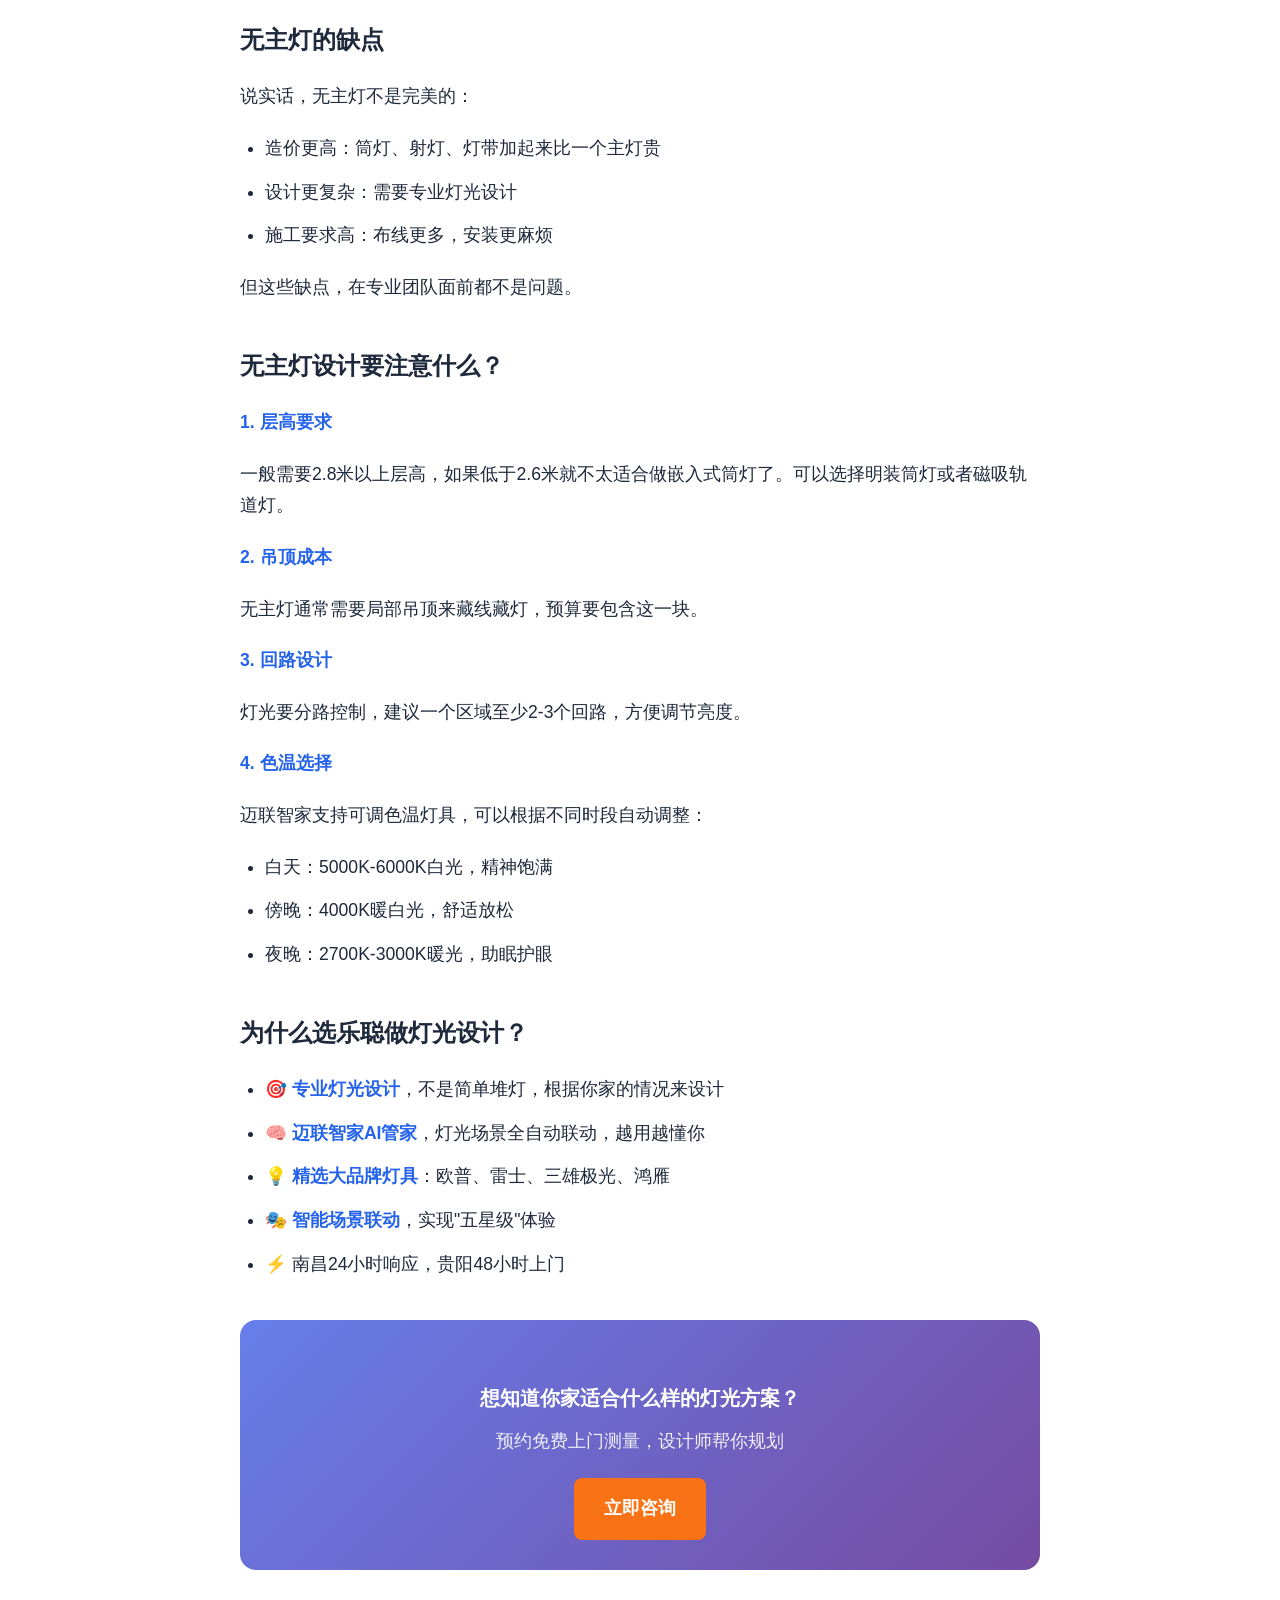
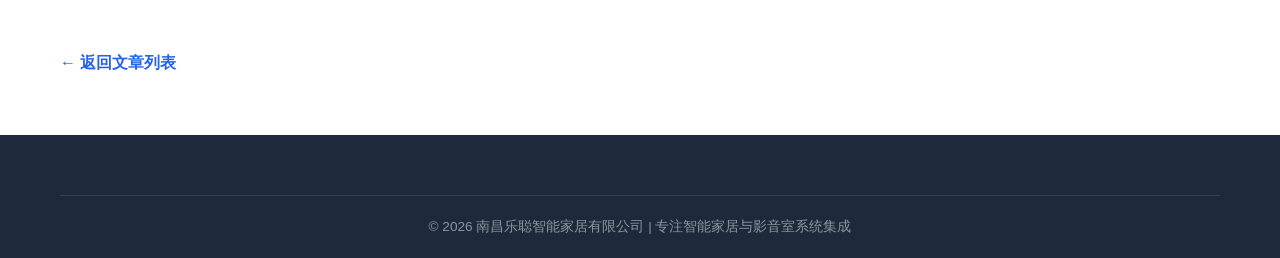
<file: article-lighting.html>
<!DOCTYPE html>
<html lang="zh-CN">
<head>
    <meta charset="UTF-8">
    <meta name="viewport" content="width=device-width, initial-scale=1.0">
    <title>南昌/贵阳无主灯设计方案（2026版）- 智能灯光色温/场景/联动全解析</title>
    <meta name="description" content="南昌、贵阳业主装修必看！无主灯设计怎么选？从色温选择到场景联动，手把手教你打造高级感智能照明系统。">
    <meta name="keywords" content="无主灯设计,智能灯光,南昌智能灯光,贵阳智能灯光,灯光色温,场景联动">
    <link rel="canonical" href="https://yangcheng12-lang.github.io/lecong-blog/article-lighting.html">
    <meta property="og:title" content="南昌/贵阳无主灯设计方案（2026版）">
    <meta property="og:description" content="智能灯光色温/场景/联动全解析，打造高级感照明">
    <link rel="stylesheet" href="styles.css">
    <link rel="stylesheet" href="article.css">
</head>
<body>
    <header>
        <nav class="container">
            <div style="display:flex;align-items:center;"><a href="#"><img src="logo.png" alt="乐聪智能生活" style="height:60px;"></a><span style="font-size:1.6rem;font-weight:bold;margin-left:10px;color:#2563eb;">乐聪智能影音</span></div>
            <ul class="nav-links">
                <li><a href="index.html">首页</a></li>
                <li><a href="index.html#articles">干货文章</a></li>
                <li><a href="index.html#cases">案例展示</a></li>
                <li><a href="index.html#about">关于我们</a></li>
                <li><a href="index.html#contact" class="cta-btn">立即咨询</a></li>
            </ul>
        </nav>
    </header>
    <main class="article-page">
        <article class="container">
            <header class="article-header">
                <span class="tag">灯光设计</span>
                <h1>无主灯设计正在流行，看完这篇你就懂为什么越来越多人选它</h1>
                <p class="article-meta">发布日期：2026年4月 | 阅读时间：6分钟</p>
            </header>
            <div class="article-content">
                <p class="lead">这两年装修，无主灯设计越来越火。但很多业主只知其然不知其所以然。今天我来详细说说。</p>

                <h2>什么是无主灯？</h2>
                <p>传统做法：一个主灯照亮整个房间。无主灯做法：用筒灯、射灯、灯带、落地灯等多种光源组合，实现分区照明。</p>
                <p>简单说就是——没有那个刺眼的大灯，整个空间光线更柔和、更有层次。</p>

                <h2>无主灯的4大优势</h2>
                <p><strong>1. 见光不见灯，更有氛围感</strong></p>
                <p>你见过五星级酒店的灯光吗？为什么感觉那么高级？因为他们用的就是无主灯设计。光线打在特定区域，营造出不同的氛围。</p>

                <p><strong>2. 分区控制，每个区域都有合适的亮度</strong></p>
                <p>传统大灯:开灯就全亮，看书的时候嫌亮，看电影的时候更亮。无主灯:客厅、会客、影院、阅读，不同场景不同亮度，一键切换。</p>

                <p><strong>3. 让空间显得更大</strong></p>
                <p>没有那个巨大的主灯压层高，光线均匀分布，空间感更强。小户型尤其适合。</p>

                <p><strong>4. 搭配智能，做场景联动</strong></p>
                <p>这是无主灯的灵魂！搭配<strong>迈联智家智能系统</strong>，一键切换场景：</p>
                <ul>
                    <li>🏠 <strong>回家模式</strong>：进门玄关灯亮起，客厅灯光渐亮</li>
                    <li>🎬 <strong>影院模式</strong>：窗帘关闭，灯光渐暗到30%</li>
                    <li>👥 <strong>会客模式</strong>：客厅全亮，色温偏暖</li>
                    <li>📖 <strong>阅读模式</strong>：书桌上方射灯亮起，其他区域暗下来</li>
                    <li>🌙 <strong>晚安模式</strong>：全屋灯光关闭，只留夜灯</li>
                </ul>

                <h2>无主灯常用灯具</h2>
                <ul>
                    <li><strong>筒灯</strong>：基础照明，光线均匀</li>
                    <li><strong>射灯</strong>：重点照明，打在特定区域</li>
                    <li><strong>灯带</strong>：氛围照明，见光不见灯</li>
                    <li><strong>磁吸轨道灯</strong>：灵活可调，随意移动</li>
                    <li><strong>落地灯/台灯</strong>：补充照明，装饰性强</li>
                </ul>

                <h2>无主灯的缺点</h2>
                <p>说实话，无主灯不是完美的：</p>
                <ul>
                    <li>造价更高：筒灯、射灯、灯带加起来比一个主灯贵</li>
                    <li>设计更复杂：需要专业灯光设计</li>
                    <li>施工要求高：布线更多，安装更麻烦</li>
                </ul>
                <p>但这些缺点，在专业团队面前都不是问题。</p>

                <h2>无主灯设计要注意什么？</h2>
                <p><strong>1. 层高要求</strong></p>
                <p>一般需要2.8米以上层高，如果低于2.6米就不太适合做嵌入式筒灯了。可以选择明装筒灯或者磁吸轨道灯。</p>

                <p><strong>2. 吊顶成本</strong></p>
                <p>无主灯通常需要局部吊顶来藏线藏灯，预算要包含这一块。</p>

                <p><strong>3. 回路设计</strong></p>
                <p>灯光要分路控制，建议一个区域至少2-3个回路，方便调节亮度。</p>

                <p><strong>4. 色温选择</strong></p>
                <p>迈联智家支持可调色温灯具，可以根据不同时段自动调整：</p>
                <ul>
                    <li>白天：5000K-6000K白光，精神饱满</li>
                    <li>傍晚：4000K暖白光，舒适放松</li>
                    <li>夜晚：2700K-3000K暖光，助眠护眼</li>
                </ul>

                <h2>为什么选乐聪做灯光设计？</h2>
                <ul>
                    <li>🎯 <strong>专业灯光设计</strong>，不是简单堆灯，根据你家的情况来设计</li>
                    <li>🧠 <strong>迈联智家AI管家</strong>，灯光场景全自动联动，越用越懂你</li>
                    <li>💡 <strong>精选大品牌灯具</strong>：欧普、雷士、三雄极光、鸿雁</li>
                    <li>🎭 <strong>智能场景联动</strong>，实现"五星级"体验</li>
                    <li>⚡ 南昌24小时响应，贵阳48小时上门</li>
                </ul>

                <div class="cta-box">
                    <h3>想知道你家适合什么样的灯光方案？</h3>
                    <p>预约免费上门测量，设计师帮你规划</p>
                    <a href="index.html#contact" class="btn-primary">立即咨询</a>
                </div>
            </div>
            <a href="index.html#articles" class="back-link">← 返回文章列表</a>
        </article>
    </main>
    <footer>
        <div class="container">
            <div class="footer-bottom">
                <p>© 2026 南昌乐聪智能家居有限公司 | 专注智能家居与影音室系统集成</p>
            </div>
        </div>
    </footer>
</body>
</html>
</file>
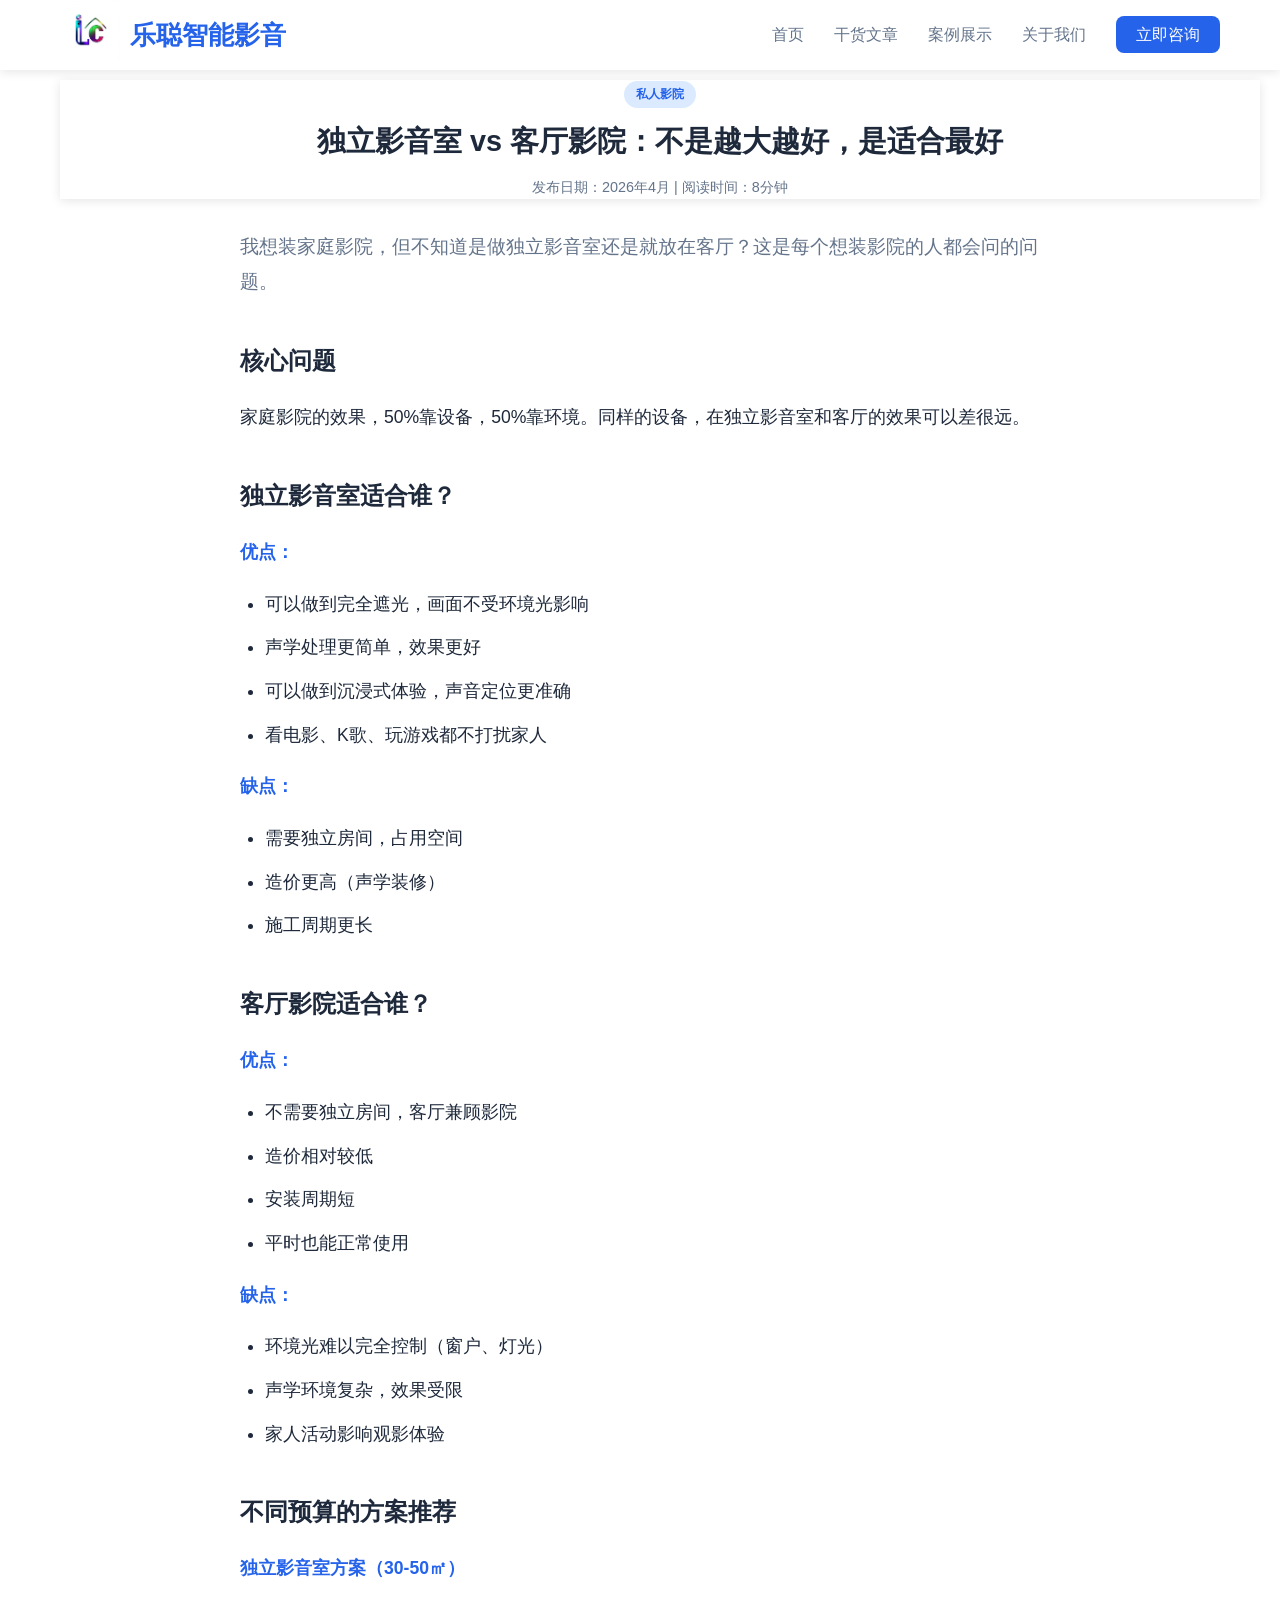
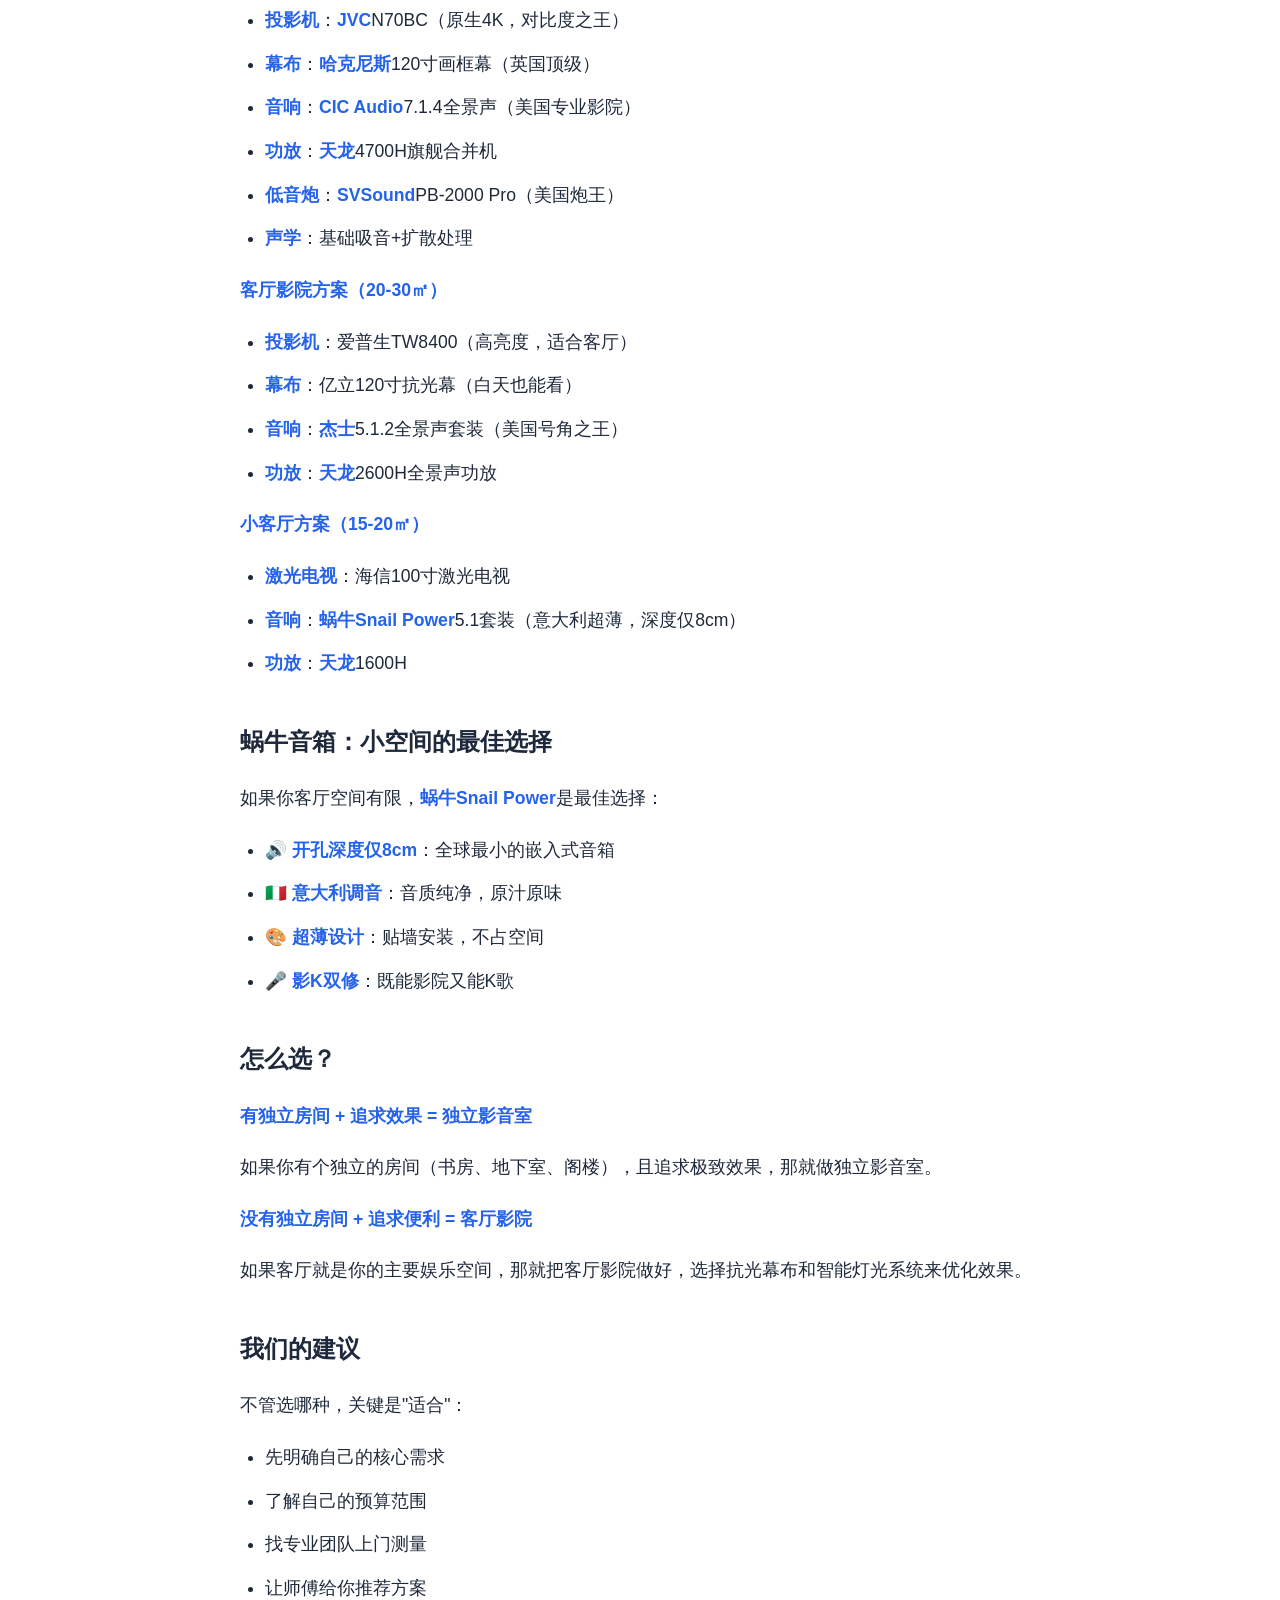
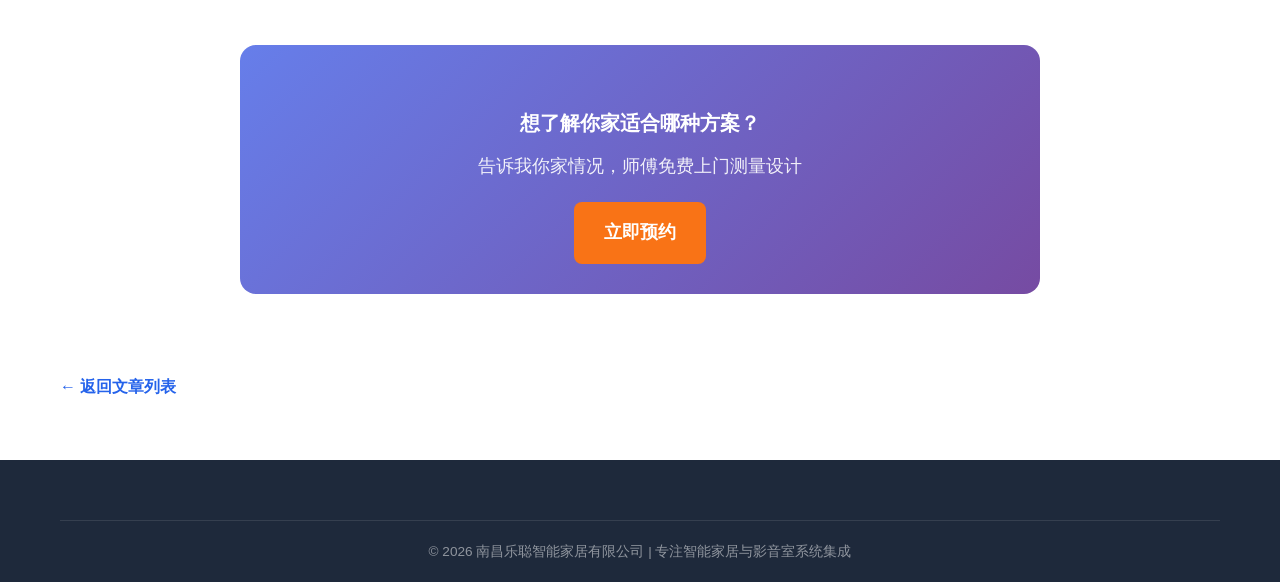
<file: article-room-vs-livingroom.html>
<!DOCTYPE html>
<html lang="zh-CN">
<head>
    <meta charset="UTF-8">
    <meta name="viewport" content="width=device-width, initial-scale=1.0">
    <title>南昌/贵阳独立影音室 vs 客厅影院怎么选（2026版）- 优缺点/预算/效果对比</title>
    <meta name="description" content="南昌、贵阳业主必看！独立影音室和客厅影院有什么区别？从空间要求、声学效果到预算，帮你选择最适合的方案。">
    <meta name="keywords" content="独立影音室,客厅影院,南昌影音室,贵阳影音室,家庭影院方案,影音室设计">
    <link rel="canonical" href="https://yangcheng12-lang.github.io/lecong-blog/article-room-vs-livingroom.html">
    <meta property="og:title" content="南昌/贵阳独立影音室 vs 客厅影院怎么选（2026版）">
    <meta property="og:description" content="空间要求、声学效果、预算全面对比，帮你选择最适合的方案">
    <link rel="stylesheet" href="styles.css">
    <link rel="stylesheet" href="article.css">
</head>
<body>
    <header>
        <nav class="container">
            <div style="display:flex;align-items:center;"><a href="#"><img src="logo.png" alt="乐聪智能生活" style="height:60px;"></a><span style="font-size:1.6rem;font-weight:bold;margin-left:10px;color:#2563eb;">乐聪智能影音</span></div>
            <ul class="nav-links">
                <li><a href="index.html">首页</a></li>
                <li><a href="index.html#articles">干货文章</a></li>
                <li><a href="index.html#cases">案例展示</a></li>
                <li><a href="index.html#about">关于我们</a></li>
                <li><a href="index.html#contact" class="cta-btn">立即咨询</a></li>
            </ul>
        </nav>
    </header>
    <main class="article-page">
        <article class="container">
            <header class="article-header">
                <span class="tag">私人影院</span>
                <h1>独立影音室 vs 客厅影院：不是越大越好，是适合最好</h1>
                <p class="article-meta">发布日期：2026年4月 | 阅读时间：8分钟</p>
            </header>
            <div class="article-content">
                <p class="lead">我想装家庭影院，但不知道是做独立影音室还是就放在客厅？这是每个想装影院的人都会问的问题。</p>

                <h2>核心问题</h2>
                <p>家庭影院的效果，50%靠设备，50%靠环境。同样的设备，在独立影音室和客厅的效果可以差很远。</p>

                <h2>独立影音室适合谁？</h2>
                <p><strong>优点：</strong></p>
                <ul>
                    <li>可以做到完全遮光，画面不受环境光影响</li>
                    <li>声学处理更简单，效果更好</li>
                    <li>可以做到沉浸式体验，声音定位更准确</li>
                    <li>看电影、K歌、玩游戏都不打扰家人</li>
                </ul>

                <p><strong>缺点：</strong></p>
                <ul>
                    <li>需要独立房间，占用空间</li>
                    <li>造价更高（声学装修）</li>
                    <li>施工周期更长</li>
                </ul>

                <h2>客厅影院适合谁？</h2>
                <p><strong>优点：</strong></p>
                <ul>
                    <li>不需要独立房间，客厅兼顾影院</li>
                    <li>造价相对较低</li>
                    <li>安装周期短</li>
                    <li>平时也能正常使用</li>
                </ul>

                <p><strong>缺点：</strong></p>
                <ul>
                    <li>环境光难以完全控制（窗户、灯光）</li>
                    <li>声学环境复杂，效果受限</li>
                    <li>家人活动影响观影体验</li>
                </ul>

                <h2>不同预算的方案推荐</h2>

                <p><strong>独立影音室方案（30-50㎡）</strong></p>
                <ul>
                    <li><strong>投影机</strong>：<strong>JVC</strong>N70BC（原生4K，对比度之王）</li>
                    <li><strong>幕布</strong>：<strong>哈克尼斯</strong>120寸画框幕（英国顶级）</li>
                    <li><strong>音响</strong>：<strong>CIC Audio</strong>7.1.4全景声（美国专业影院）</li>
                    <li><strong>功放</strong>：<strong>天龙</strong>4700H旗舰合并机</li>
                    <li><strong>低音炮</strong>：<strong>SVSound</strong>PB-2000 Pro（美国炮王）</li>
                    <li><strong>声学</strong>：基础吸音+扩散处理</li>
                </ul>

                <p><strong>客厅影院方案（20-30㎡）</strong></p>
                <ul>
                    <li><strong>投影机</strong>：爱普生TW8400（高亮度，适合客厅）</li>
                    <li><strong>幕布</strong>：亿立120寸抗光幕（白天也能看）</li>
                    <li><strong>音响</strong>：<strong>杰士</strong>5.1.2全景声套装（美国号角之王）</li>
                    <li><strong>功放</strong>：<strong>天龙</strong>2600H全景声功放</li>
                </ul>

                <p><strong>小客厅方案（15-20㎡）</strong></p>
                <ul>
                    <li><strong>激光电视</strong>：海信100寸激光电视</li>
                    <li><strong>音响</strong>：<strong>蜗牛Snail Power</strong>5.1套装（意大利超薄，深度仅8cm）</li>
                    <li><strong>功放</strong>：<strong>天龙</strong>1600H</li>
                </ul>

                <h2>蜗牛音箱：小空间的最佳选择</h2>
                <p>如果你客厅空间有限，<strong>蜗牛Snail Power</strong>是最佳选择：</p>
                <ul>
                    <li>🔊 <strong>开孔深度仅8cm</strong>：全球最小的嵌入式音箱</li>
                    <li>🇮🇹 <strong>意大利调音</strong>：音质纯净，原汁原味</li>
                    <li>🎨 <strong>超薄设计</strong>：贴墙安装，不占空间</li>
                    <li>🎤 <strong>影K双修</strong>：既能影院又能K歌</li>
                </ul>

                <h2>怎么选？</h2>
                <p><strong>有独立房间 + 追求效果 = 独立影音室</strong></p>
                <p>如果你有个独立的房间（书房、地下室、阁楼），且追求极致效果，那就做独立影音室。</p>

                <p><strong>没有独立房间 + 追求便利 = 客厅影院</strong></p>
                <p>如果客厅就是你的主要娱乐空间，那就把客厅影院做好，选择抗光幕布和智能灯光系统来优化效果。</p>

                <h2>我们的建议</h2>
                <p>不管选哪种，关键是"适合"：</p>
                <ul>
                    <li>先明确自己的核心需求</li>
                    <li>了解自己的预算范围</li>
                    <li>找专业团队上门测量</li>
                    <li>让师傅给你推荐方案</li>
                </ul>

                <div class="cta-box">
                    <h3>想了解你家适合哪种方案？</h3>
                    <p>告诉我你家情况，师傅免费上门测量设计</p>
                    <a href="index.html#contact" class="btn-primary">立即预约</a>
                </div>
            </div>
            <a href="index.html#articles" class="back-link">← 返回文章列表</a>
        </article>
    </main>
    <footer>
        <div class="container">
            <div class="footer-bottom">
                <p>© 2026 南昌乐聪智能家居有限公司 | 专注智能家居与影音室系统集成</p>
            </div>
        </div>
    </footer>
</body>
</html>
</file>
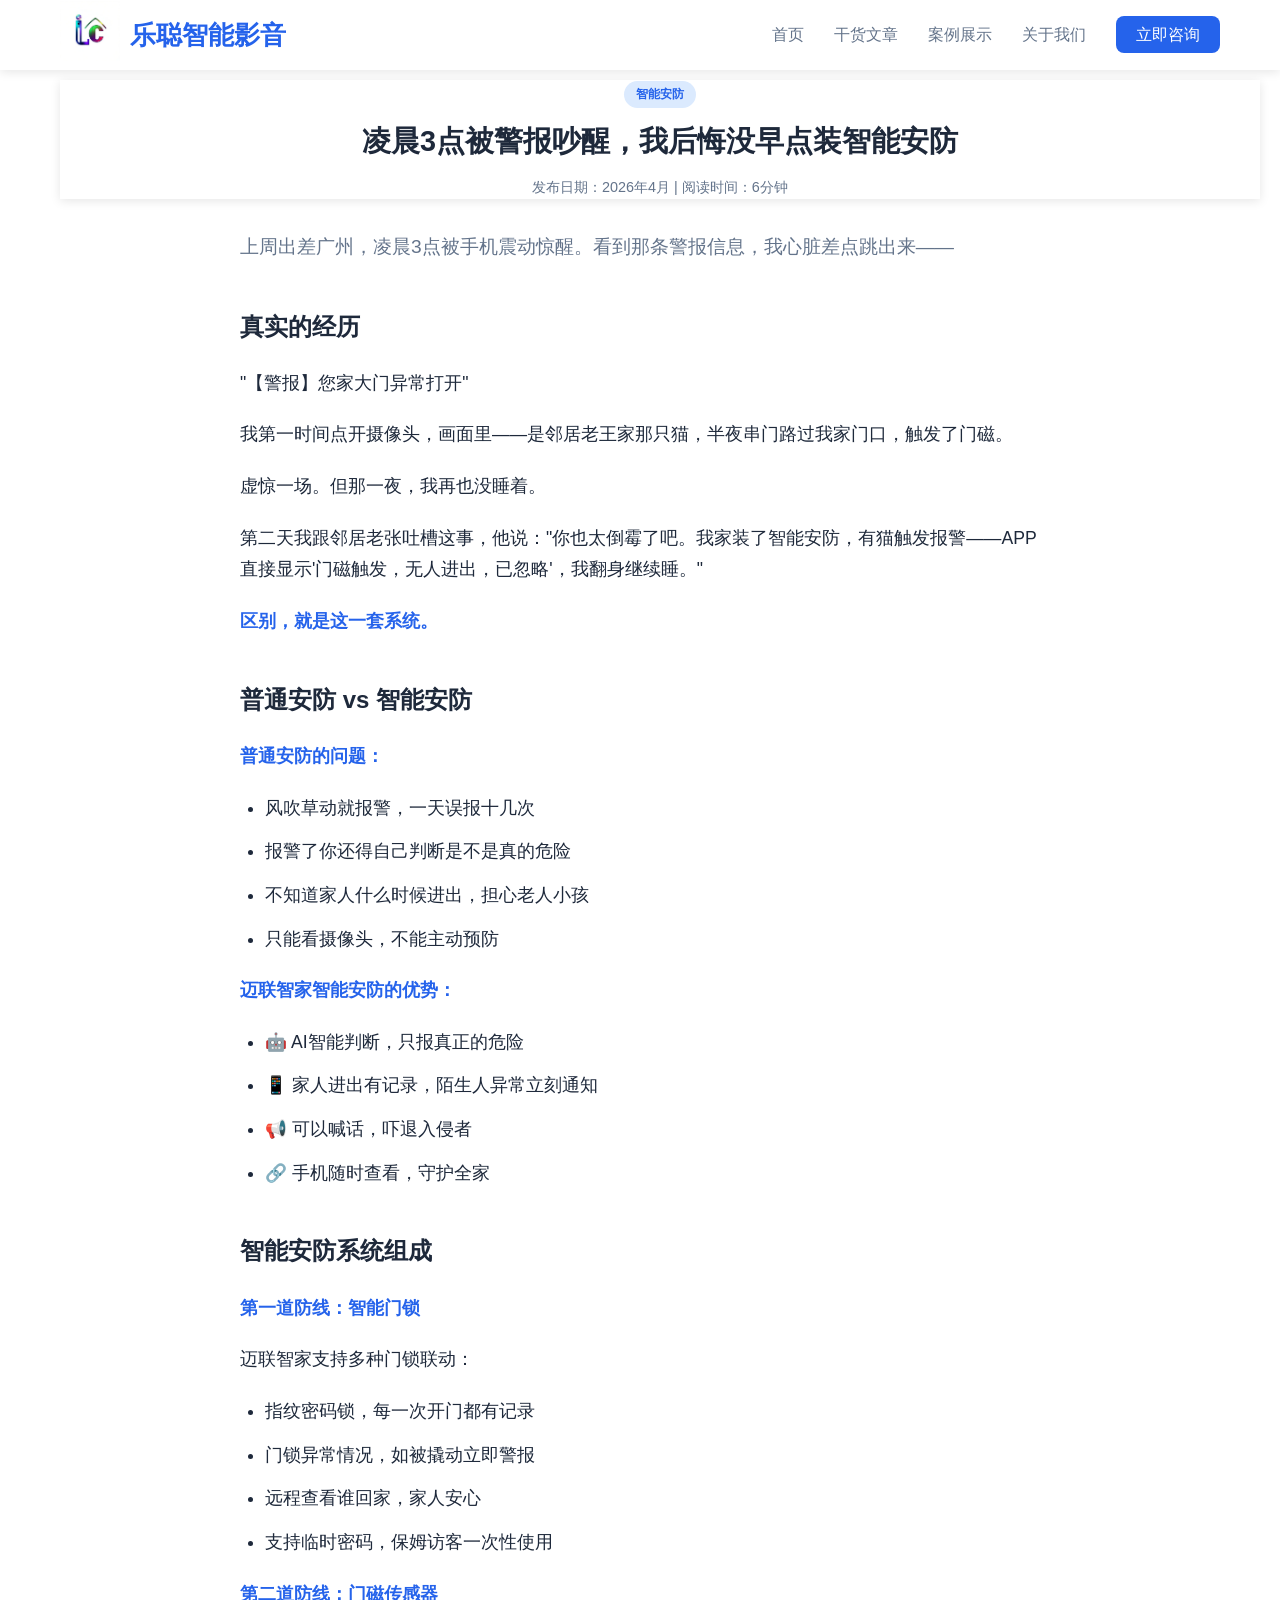
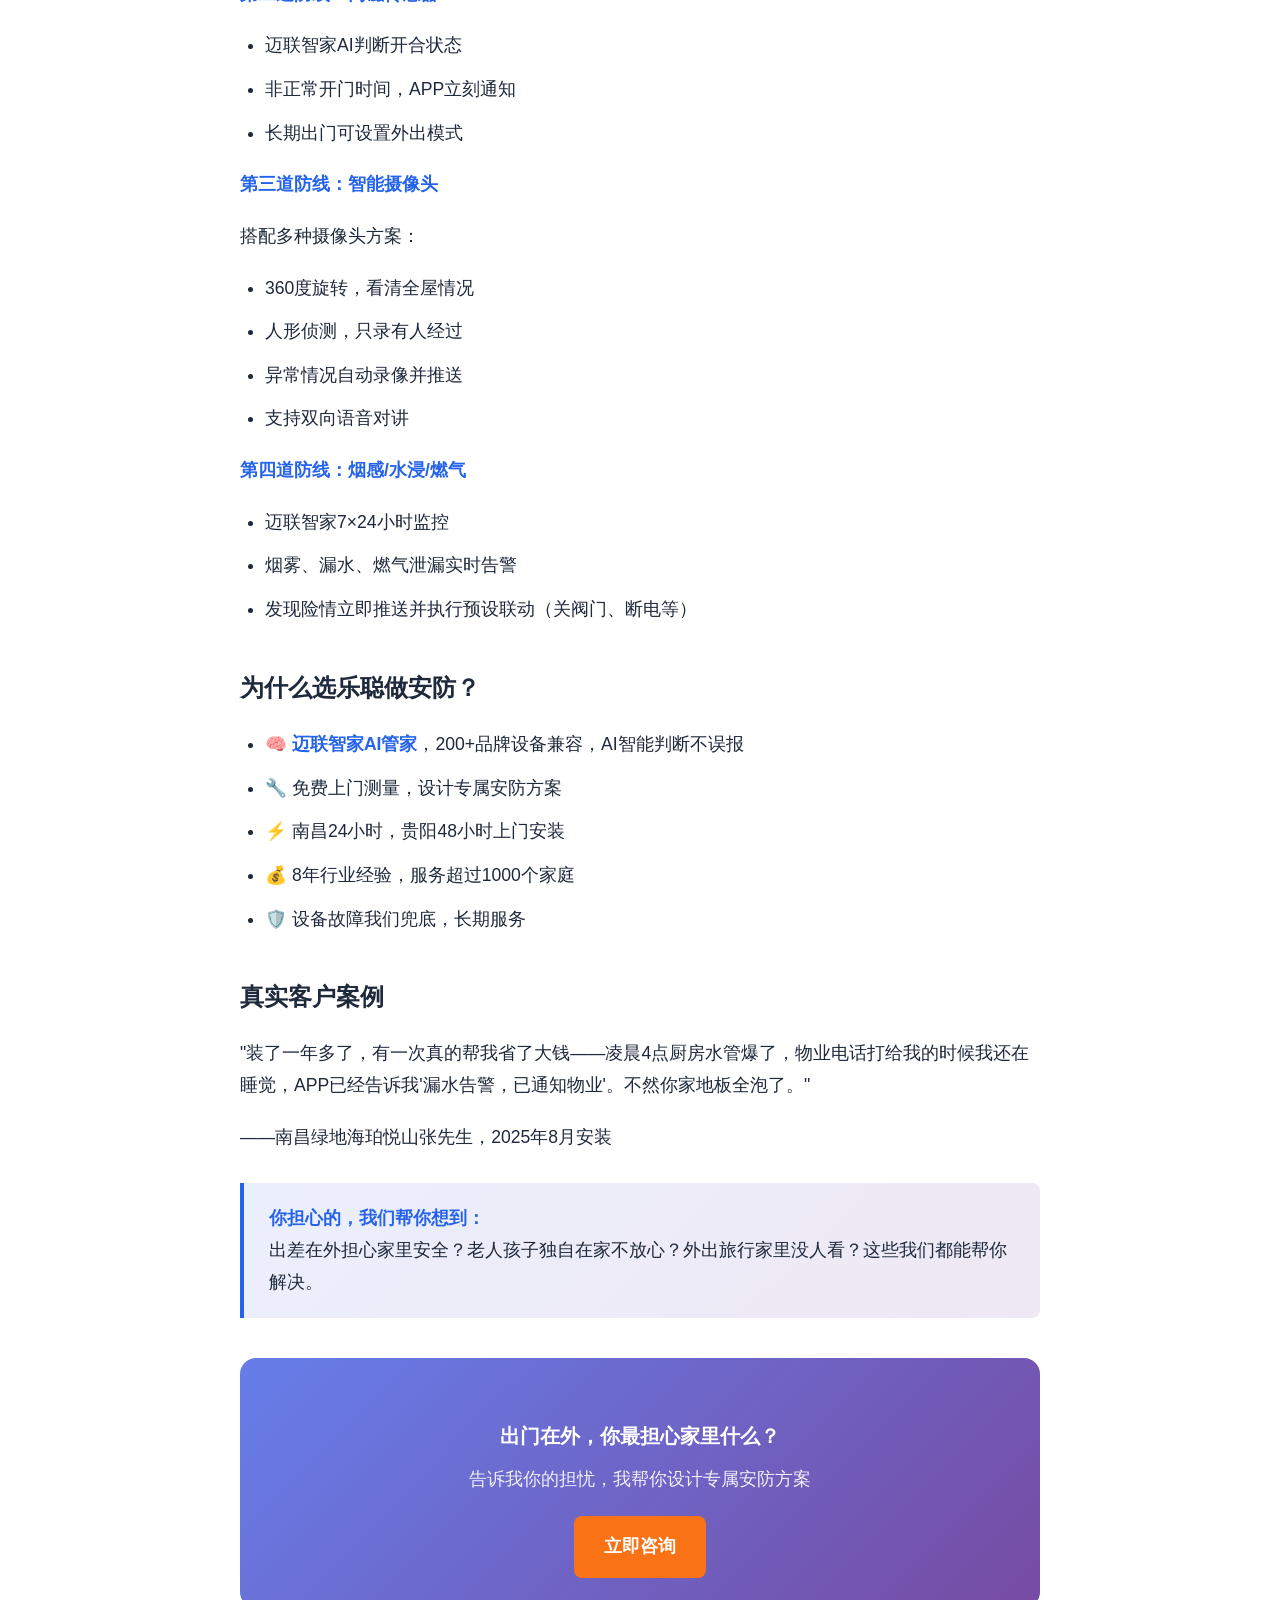
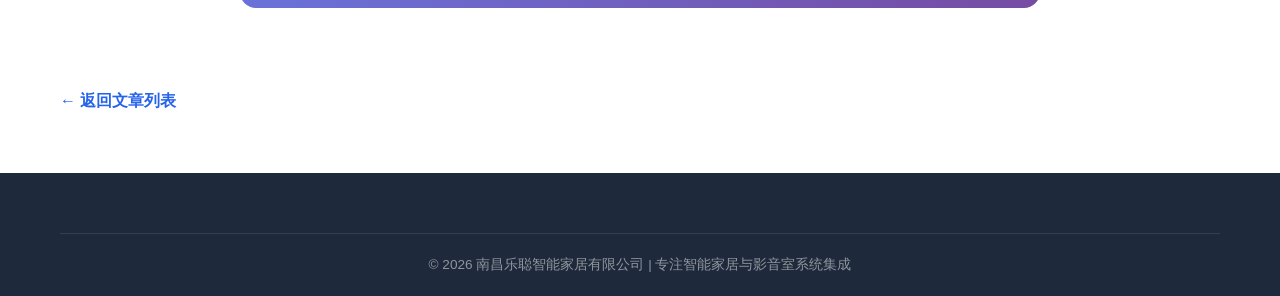
<file: article-security.html>
<!DOCTYPE html>
<html lang="zh-CN">
<head>
    <meta charset="UTF-8">
    <meta name="viewport" content="width=device-width, initial-scale=1.0">
    <title>南昌/贵阳智能安防系统选购指南（2026版）- 门锁/摄像头/报警器全解析</title>
    <meta name="description" content="南昌、贵阳业主必看！出门在外如何守护家人安全？智能安防系统从门锁到摄像头到报警器，手把手教你搭建家庭安全防护网。">
    <meta name="keywords" content="智能安防,南昌智能安防,贵阳智能安防,智能门锁,家庭摄像头,安防报警">
    <link rel="canonical" href="https://yangcheng12-lang.github.io/lecong-blog/article-security.html">
    <meta property="og:title" content="南昌/贵阳智能安防系统选购指南（2026版）">
    <meta property="og:description" content="门锁/摄像头/报警器全解析，手把手教你搭建家庭安全防护网">
    <link rel="stylesheet" href="styles.css">
    <link rel="stylesheet" href="article.css">
</head>
<body>
    <header>
        <nav class="container">
            <div style="display:flex;align-items:center;"><a href="#"><img src="logo.png" alt="乐聪智能生活" style="height:60px;"></a><span style="font-size:1.6rem;font-weight:bold;margin-left:10px;color:#2563eb;">乐聪智能影音</span></div>
            <ul class="nav-links">
                <li><a href="index.html">首页</a></li>
                <li><a href="index.html#articles">干货文章</a></li>
                <li><a href="index.html#cases">案例展示</a></li>
                <li><a href="index.html#about">关于我们</a></li>
                <li><a href="index.html#contact" class="cta-btn">立即咨询</a></li>
            </ul>
        </nav>
    </header>
    <main class="article-page">
        <article class="container">
            <header class="article-header">
                <span class="tag">智能安防</span>
                <h1>凌晨3点被警报吵醒，我后悔没早点装智能安防</h1>
                <p class="article-meta">发布日期：2026年4月 | 阅读时间：6分钟</p>
            </header>
            <div class="article-content">
                <p class="lead">上周出差广州，凌晨3点被手机震动惊醒。看到那条警报信息，我心脏差点跳出来——</p>

                <h2>真实的经历</h2>
                <p>"【警报】您家大门异常打开"</p>
                <p>我第一时间点开摄像头，画面里——是邻居老王家那只猫，半夜串门路过我家门口，触发了门磁。</p>
                <p>虚惊一场。但那一夜，我再也没睡着。</p>
                <p>第二天我跟邻居老张吐槽这事，他说："你也太倒霉了吧。我家装了智能安防，有猫触发报警——APP直接显示'门磁触发，无人进出，已忽略'，我翻身继续睡。"</p>
                <p><strong>区别，就是这一套系统。</strong></p>

                <h2>普通安防 vs 智能安防</h2>
                <p><strong>普通安防的问题：</strong></p>
                <ul>
                    <li>风吹草动就报警，一天误报十几次</li>
                    <li>报警了你还得自己判断是不是真的危险</li>
                    <li>不知道家人什么时候进出，担心老人小孩</li>
                    <li>只能看摄像头，不能主动预防</li>
                </ul>

                <p><strong>迈联智家智能安防的优势：</strong></p>
                <ul>
                    <li>🤖 AI智能判断，只报真正的危险</li>
                    <li>📱 家人进出有记录，陌生人异常立刻通知</li>
                    <li>📢 可以喊话，吓退入侵者</li>
                    <li>🔗 手机随时查看，守护全家</li>
                </ul>

                <h2>智能安防系统组成</h2>
                <p><strong>第一道防线：智能门锁</strong></p>
                <p>迈联智家支持多种门锁联动：</p>
                <ul>
                    <li>指纹密码锁，每一次开门都有记录</li>
                    <li>门锁异常情况，如被撬动立即警报</li>
                    <li>远程查看谁回家，家人安心</li>
                    <li>支持临时密码，保姆访客一次性使用</li>
                </ul>

                <p><strong>第二道防线：门磁传感器</strong></p>
                <ul>
                    <li>迈联智家AI判断开合状态</li>
                    <li>非正常开门时间，APP立刻通知</li>
                    <li>长期出门可设置外出模式</li>
                </ul>

                <p><strong>第三道防线：智能摄像头</strong></p>
                <p>搭配多种摄像头方案：</p>
                <ul>
                    <li>360度旋转，看清全屋情况</li>
                    <li>人形侦测，只录有人经过</li>
                    <li>异常情况自动录像并推送</li>
                    <li>支持双向语音对讲</li>
                </ul>

                <p><strong>第四道防线：烟感/水浸/燃气</strong></p>
                <ul>
                    <li>迈联智家7×24小时监控</li>
                    <li>烟雾、漏水、燃气泄漏实时告警</li>
                    <li>发现险情立即推送并执行预设联动（关阀门、断电等）</li>
                </ul>

                <h2>为什么选乐聪做安防？</h2>
                <ul>
                    <li>🧠 <strong>迈联智家AI管家</strong>，200+品牌设备兼容，AI智能判断不误报</li>
                    <li>🔧 免费上门测量，设计专属安防方案</li>
                    <li>⚡ 南昌24小时，贵阳48小时上门安装</li>
                    <li>💰 8年行业经验，服务超过1000个家庭</li>
                    <li>🛡️ 设备故障我们兜底，长期服务</li>
                </ul>

                <h2>真实客户案例</h2>
                <p>"装了一年多了，有一次真的帮我省了大钱——凌晨4点厨房水管爆了，物业电话打给我的时候我还在睡觉，APP已经告诉我'漏水告警，已通知物业'。不然你家地板全泡了。"</p>
                <p>——南昌绿地海珀悦山张先生，2025年8月安装</p>

                <div class="highlight-box">
                    <p><strong>你担心的，我们帮你想到：</strong></p>
                    <p>出差在外担心家里安全？老人孩子独自在家不放心？外出旅行家里没人看？这些我们都能帮你解决。</p>
                </div>

                <div class="cta-box">
                    <h3>出门在外，你最担心家里什么？</h3>
                    <p>告诉我你的担忧，我帮你设计专属安防方案</p>
                    <a href="index.html#contact" class="btn-primary">立即咨询</a>
                </div>
            </div>
            <a href="index.html#articles" class="back-link">← 返回文章列表</a>
        </article>
    </main>
    <footer>
        <div class="container">
            <div class="footer-bottom">
                <p>© 2026 南昌乐聪智能家居有限公司 | 专注智能家居与影音室系统集成</p>
            </div>
        </div>
    </footer>
</body>
</html>
</file>
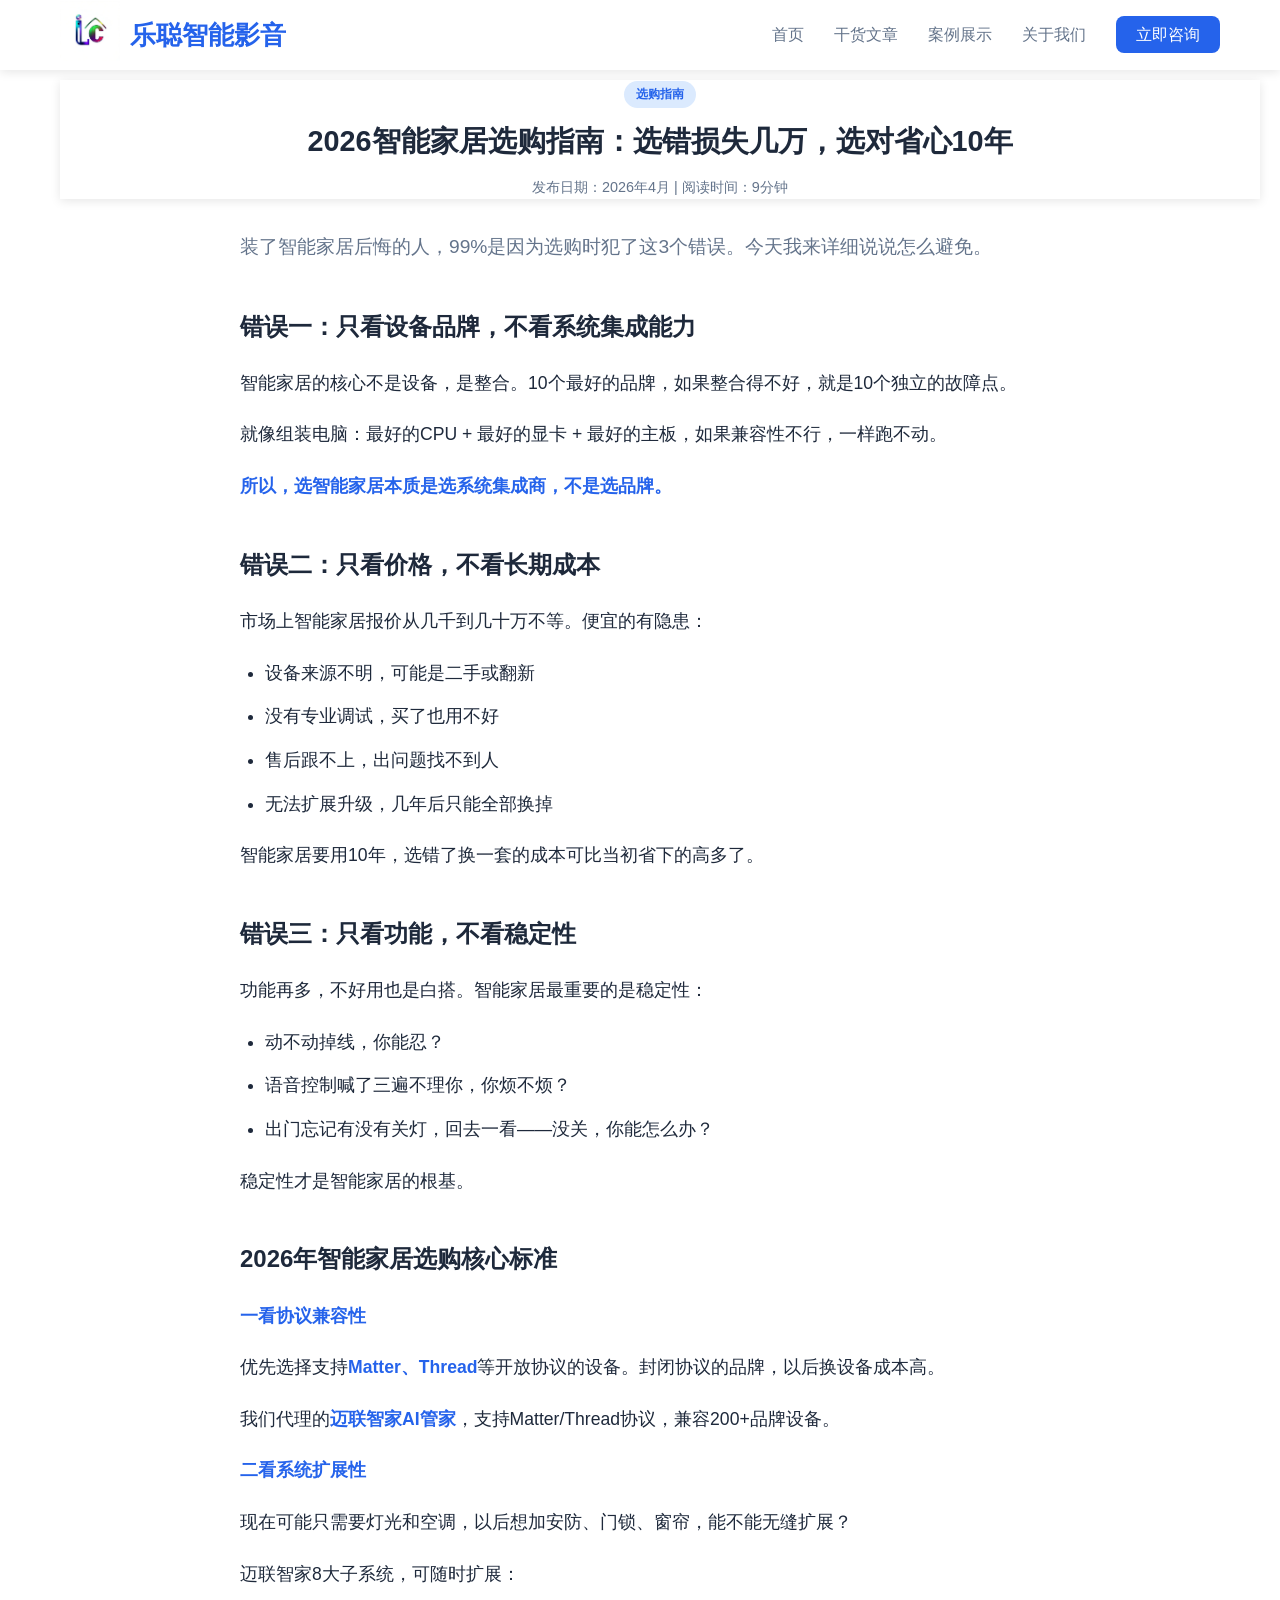
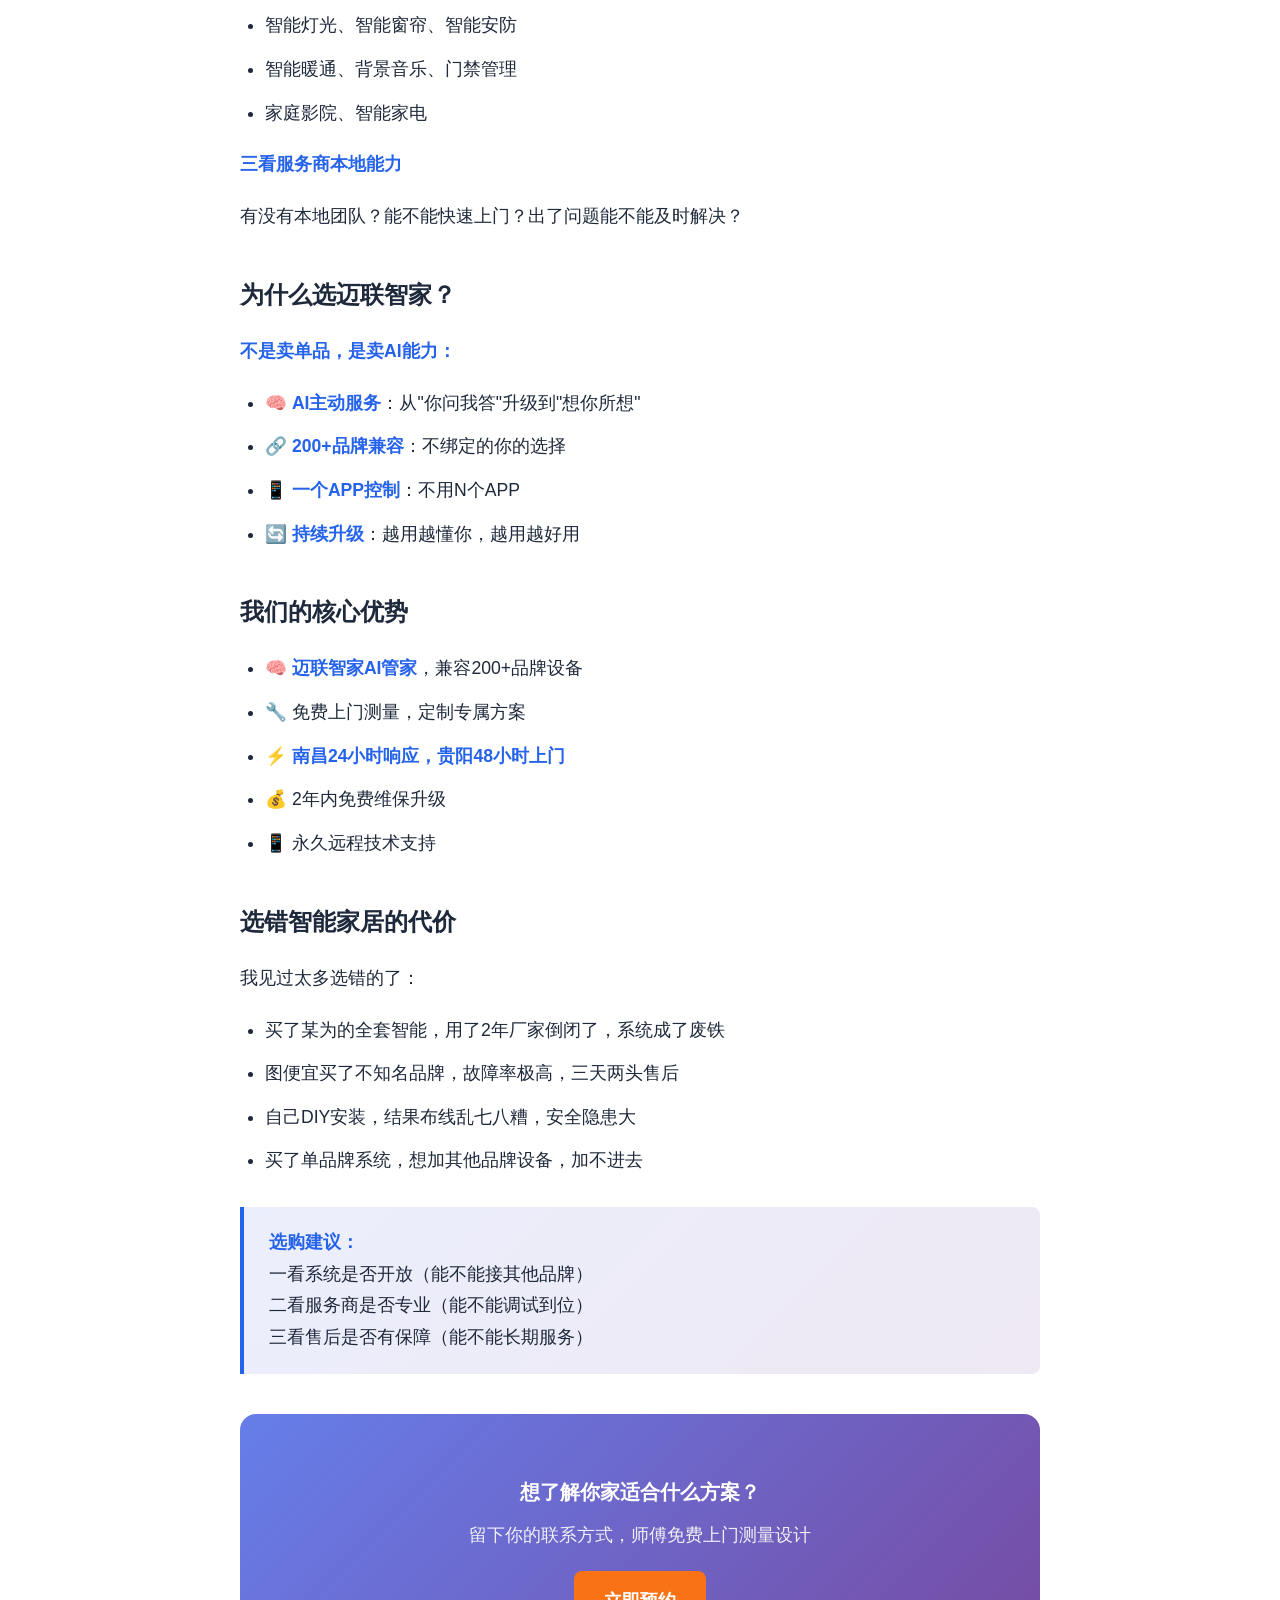
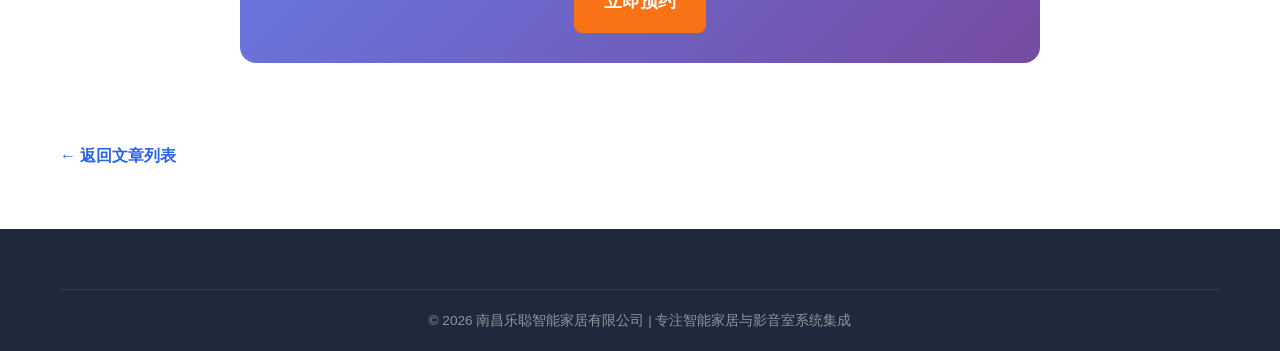
<file: article-smart-home-guide.html>
<!DOCTYPE html>
<html lang="zh-CN">
<head>
    <meta charset="UTF-8">
    <meta name="viewport" content="width=device-width, initial-scale=1.0">
    <title>南昌/贵阳智能家居选购指南（2026版）- 系统集成商教你避开5大误区</title>
    <meta name="description" content="南昌、贵阳业主必看！智能家居怎么选？从设备品牌到系统集成到售后服务，手把手教你避开选购误区，选对不选贵。">
    <meta name="keywords" content="智能家居选购,南昌智能家居,贵阳智能家居,全屋智能方案,智能家居品牌,系统集成商">
    <link rel="canonical" href="https://yangcheng12-lang.github.io/lecong-blog/article-smart-home-guide.html">
    <meta property="og:title" content="南昌/贵阳智能家居选购指南（2026版）">
    <meta property="og:description" content="系统集成商教你避开5大误区，选对不选贵">
    <meta property="og:type" content="article">
    <meta property="og:url" content="https://yangcheng12-lang.github.io/lecong-blog/article-smart-home-guide.html">
    <link rel="stylesheet" href="styles.css">
    <link rel="stylesheet" href="article.css">
</head>
<body>
    <header>
        <nav class="container">
            <div style="display:flex;align-items:center;"><a href="#"><img src="logo.png" alt="乐聪智能生活" style="height:60px;"></a><span style="font-size:1.6rem;font-weight:bold;margin-left:10px;color:#2563eb;">乐聪智能影音</span></div>
            <ul class="nav-links">
                <li><a href="index.html">首页</a></li>
                <li><a href="index.html#articles">干货文章</a></li>
                <li><a href="index.html#cases">案例展示</a></li>
                <li><a href="index.html#about">关于我们</a></li>
                <li><a href="index.html#contact" class="cta-btn">立即咨询</a></li>
            </ul>
        </nav>
    </header>
    <main class="article-page">
        <article class="container">
            <header class="article-header">
                <span class="tag">选购指南</span>
                <h1>2026智能家居选购指南：选错损失几万，选对省心10年</h1>
                <p class="article-meta">发布日期：2026年4月 | 阅读时间：9分钟</p>
            </header>
            <div class="article-content">
                <p class="lead">装了智能家居后悔的人，99%是因为选购时犯了这3个错误。今天我来详细说说怎么避免。</p>

                <h2>错误一：只看设备品牌，不看系统集成能力</h2>
                <p>智能家居的核心不是设备，是整合。10个最好的品牌，如果整合得不好，就是10个独立的故障点。</p>
                <p>就像组装电脑：最好的CPU + 最好的显卡 + 最好的主板，如果兼容性不行，一样跑不动。</p>
                <p><strong>所以，选智能家居本质是选系统集成商，不是选品牌。</strong></p>

                <h2>错误二：只看价格，不看长期成本</h2>
                <p>市场上智能家居报价从几千到几十万不等。便宜的有隐患：</p>
                <ul>
                    <li>设备来源不明，可能是二手或翻新</li>
                    <li>没有专业调试，买了也用不好</li>
                    <li>售后跟不上，出问题找不到人</li>
                    <li>无法扩展升级，几年后只能全部换掉</li>
                </ul>
                <p>智能家居要用10年，选错了换一套的成本可比当初省下的高多了。</p>

                <h2>错误三：只看功能，不看稳定性</h2>
                <p>功能再多，不好用也是白搭。智能家居最重要的是稳定性：</p>
                <ul>
                    <li>动不动掉线，你能忍？</li>
                    <li>语音控制喊了三遍不理你，你烦不烦？</li>
                    <li>出门忘记有没有关灯，回去一看——没关，你能怎么办？</li>
                </ul>
                <p>稳定性才是智能家居的根基。</p>

                <h2>2026年智能家居选购核心标准</h2>
                <p><strong>一看协议兼容性</strong></p>
                <p>优先选择支持<strong>Matter、Thread</strong>等开放协议的设备。封闭协议的品牌，以后换设备成本高。</p>
                <p>我们代理的<strong>迈联智家AI管家</strong>，支持Matter/Thread协议，兼容200+品牌设备。</p>

                <p><strong>二看系统扩展性</strong></p>
                <p>现在可能只需要灯光和空调，以后想加安防、门锁、窗帘，能不能无缝扩展？</p>
                <p>迈联智家8大子系统，可随时扩展：</p>
                <ul>
                    <li>智能灯光、智能窗帘、智能安防</li>
                    <li>智能暖通、背景音乐、门禁管理</li>
                    <li>家庭影院、智能家电</li>
                </ul>

                <p><strong>三看服务商本地能力</strong></p>
                <p>有没有本地团队？能不能快速上门？出了问题能不能及时解决？</p>

                <h2>为什么选迈联智家？</h2>
                <p><strong>不是卖单品，是卖AI能力：</strong></p>
                <ul>
                    <li>🧠 <strong>AI主动服务</strong>：从"你问我答"升级到"想你所想"</li>
                    <li>🔗 <strong>200+品牌兼容</strong>：不绑定的你的选择</li>
                    <li>📱 <strong>一个APP控制</strong>：不用N个APP</li>
                    <li>🔄 <strong>持续升级</strong>：越用越懂你，越用越好用</li>
                </ul>

                <h2>我们的核心优势</h2>
                <ul>
                    <li>🧠 <strong>迈联智家AI管家</strong>，兼容200+品牌设备</li>
                    <li>🔧 免费上门测量，定制专属方案</li>
                    <li>⚡ <strong>南昌24小时响应，贵阳48小时上门</strong></li>
                    <li>💰 2年内免费维保升级</li>
                    <li>📱 永久远程技术支持</li>
                </ul>

                <h2>选错智能家居的代价</h2>
                <p>我见过太多选错的了：</p>
                <ul>
                    <li>买了某为的全套智能，用了2年厂家倒闭了，系统成了废铁</li>
                    <li>图便宜买了不知名品牌，故障率极高，三天两头售后</li>
                    <li>自己DIY安装，结果布线乱七八糟，安全隐患大</li>
                    <li>买了单品牌系统，想加其他品牌设备，加不进去</li>
                </ul>

                <div class="highlight-box">
                    <p><strong>选购建议：</strong></p>
                    <p>一看系统是否开放（能不能接其他品牌）</p>
                    <p>二看服务商是否专业（能不能调试到位）</p>
                    <p>三看售后是否有保障（能不能长期服务）</p>
                </div>

                <div class="cta-box">
                    <h3>想了解你家适合什么方案？</h3>
                    <p>留下你的联系方式，师傅免费上门测量设计</p>
                    <a href="index.html#contact" class="btn-primary">立即预约</a>
                </div>
            </div>
            <a href="index.html#articles" class="back-link">← 返回文章列表</a>
        </article>
    </main>
    <footer>
        <div class="container">
            <div class="footer-bottom">
                <p>© 2026 南昌乐聪智能家居有限公司 | 专注智能家居与影音室系统集成</p>
            </div>
        </div>
    </footer>
</body>
</html>
</file>
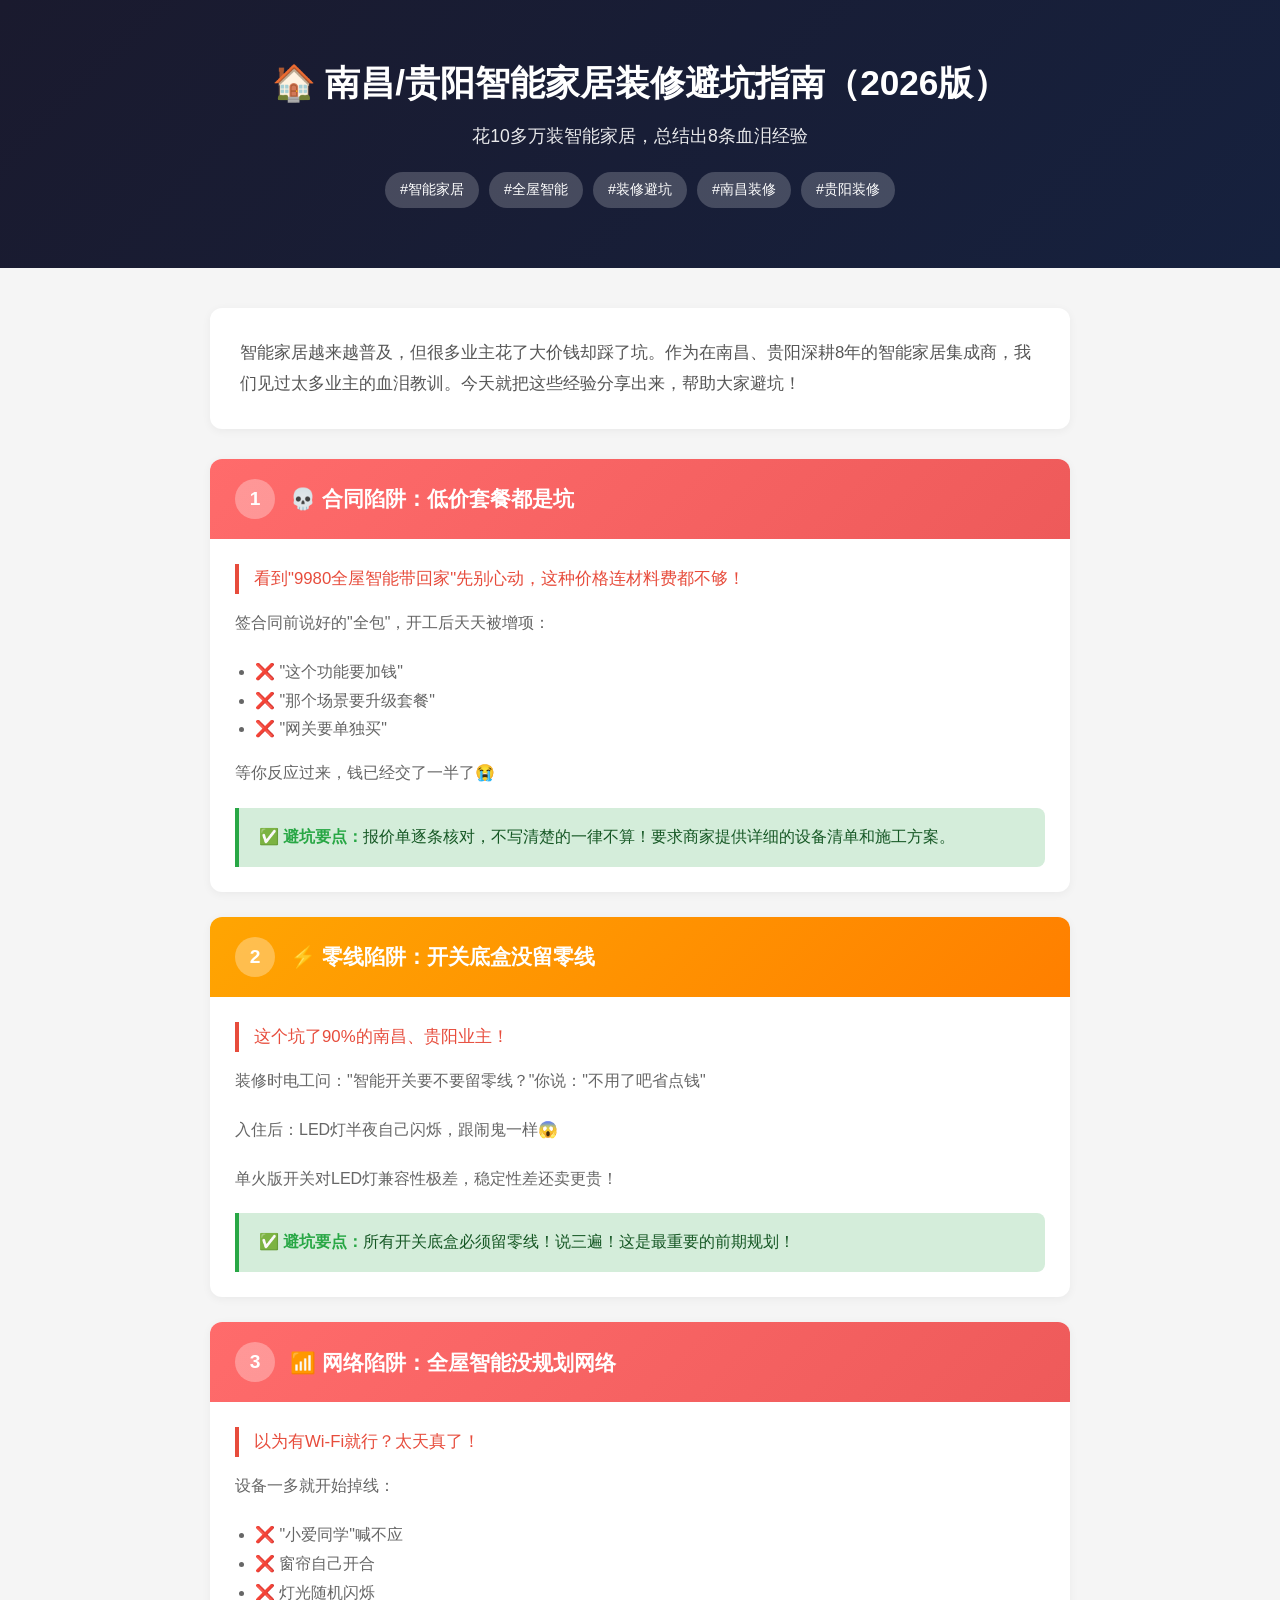
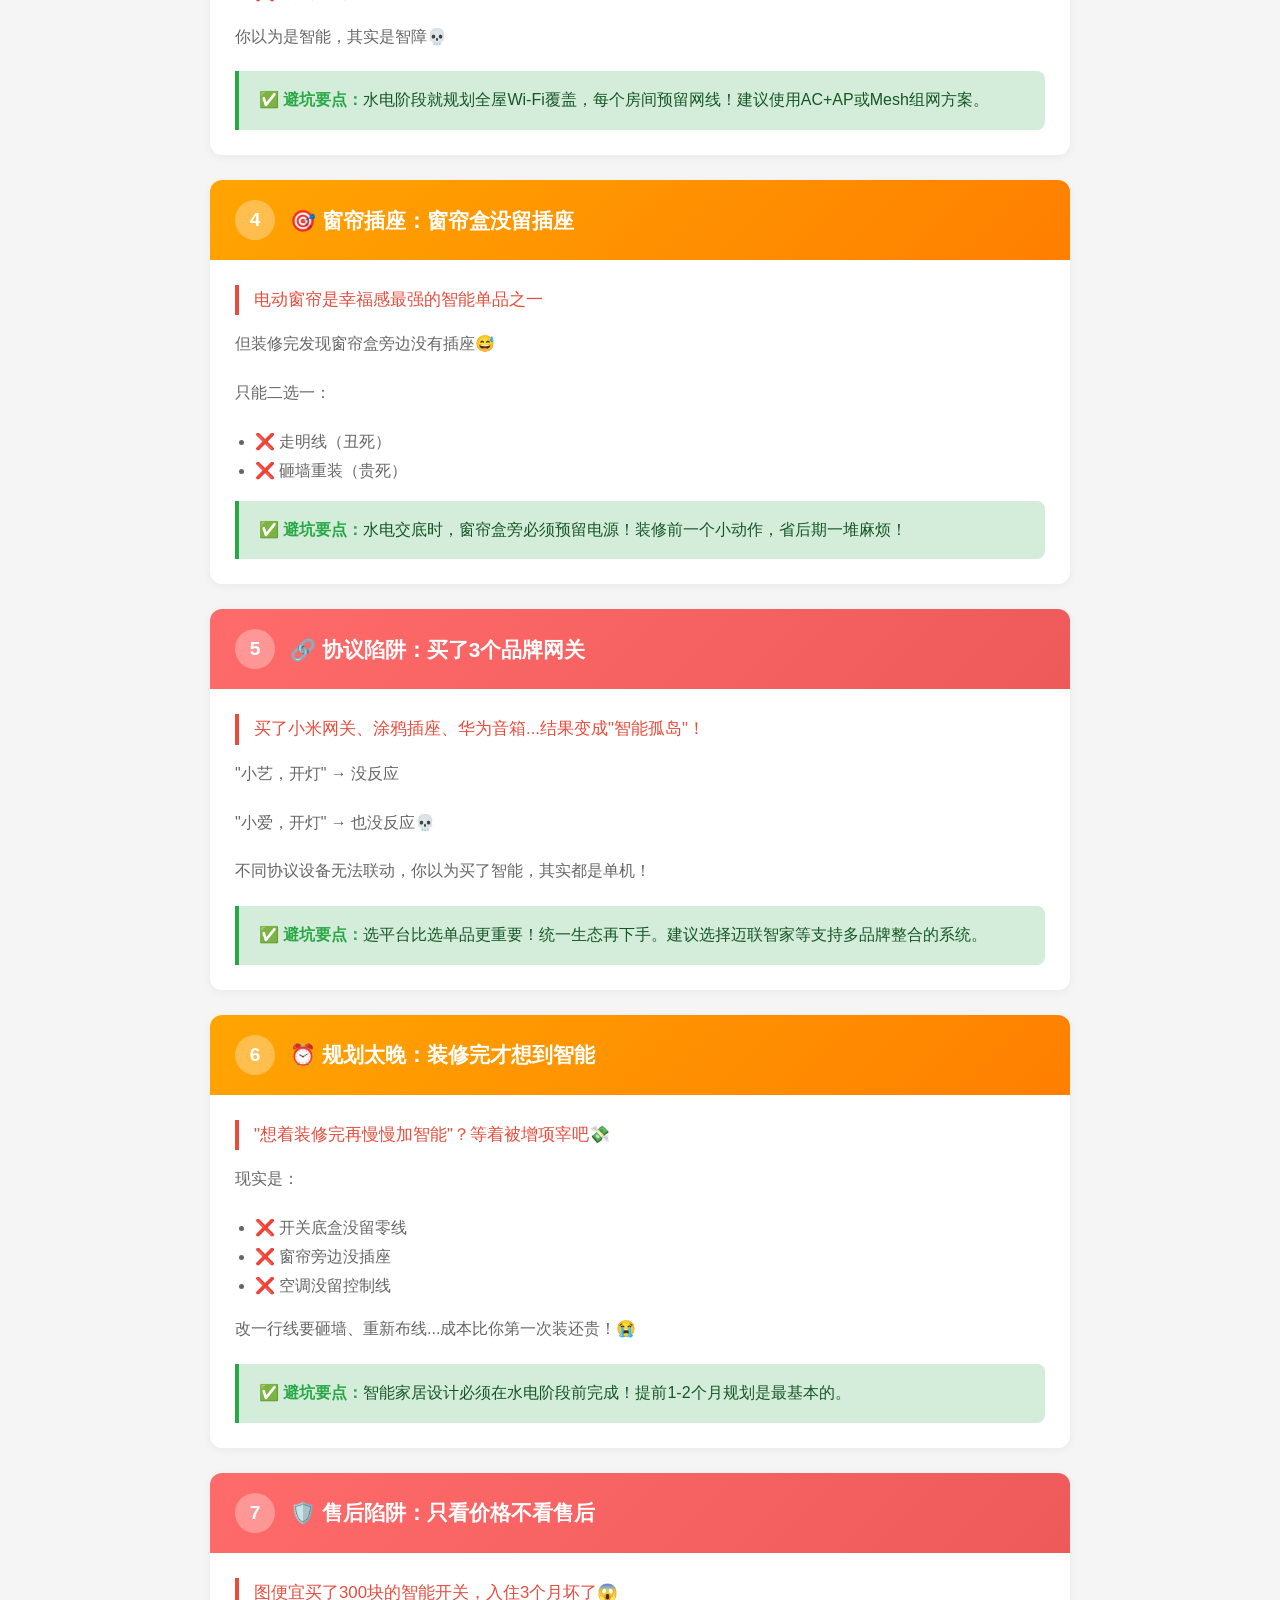
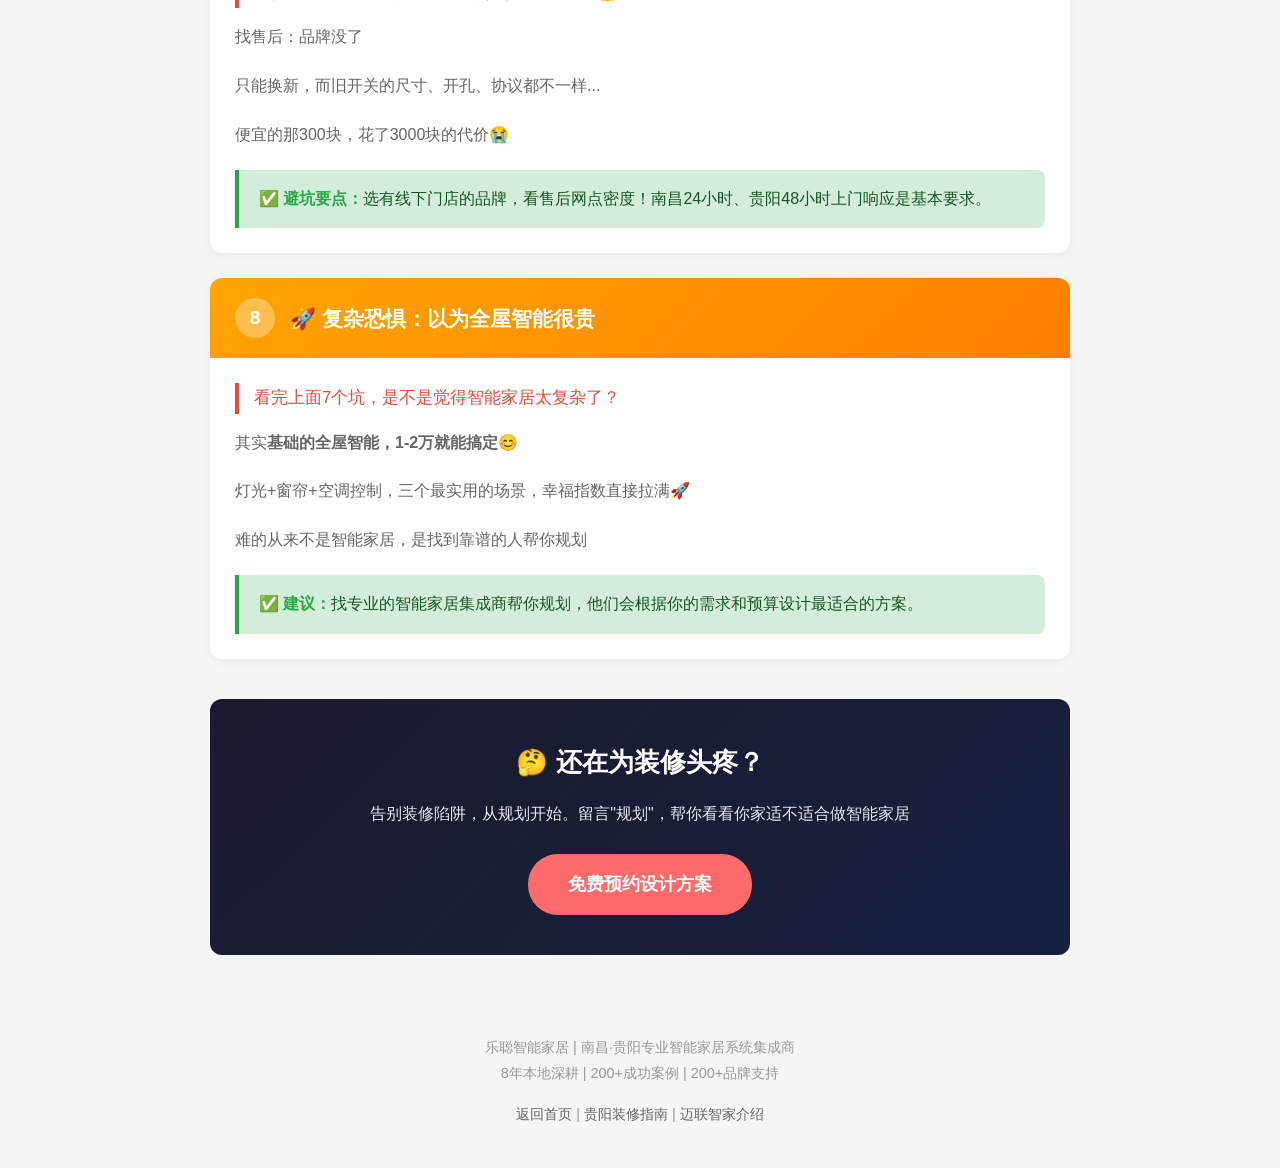
<file: article-smart-home-pitfalls-2026.html>
<!DOCTYPE html>
<html lang="zh-CN">
<head>
    <meta charset="UTF-8">
    <meta name="viewport" content="width=device-width, initial-scale=1.0">
    <title>南昌/贵阳智能家居装修避坑指南（2026版）- 8条血泪经验总结</title>
    <meta name="description" content="南昌、贵阳业主必看！花10多万装智能家居，总结出8条血泪经验，帮你避坑。涵盖合同陷阱、零线预留、网络规划、协议选择等核心问题，附解决方案。">
    <meta name="keywords" content="智能家居避坑,南昌智能家居,贵阳智能家居,全屋智能,装修陷阱,智能家居合同,迈联智家">
    <meta name="author" content="乐聪智能家居">
    <meta name="robots" content="index, follow">
    <link rel="canonical" href="https://yangcheng12-lang.github.io/lecong-blog/article-smart-home-pitfalls-2026.html">
    
    <!-- Open Graph -->
    <meta property="og:title" content="南昌/贵阳智能家居装修避坑指南（2026版）">
    <meta property="og:description" content="花10多万装智能家居，总结8条血泪经验，帮你避坑。">
    <meta property="og:type" content="article">
    <meta property="og:url" content="https://yangcheng12-lang.github.io/lecong-blog/article-smart-home-pitfalls-2026.html">
    
    <!-- Twitter Card -->
    <meta name="twitter:card" content="summary_large_image">
    <meta name="twitter:title" content="智能家居装修避坑指南（2026版）">
    <meta name="twitter:description" content="8条血泪经验，帮你避坑！">
    
    <style>
        * {
            margin: 0;
            padding: 0;
            box-sizing: border-box;
        }
        
        body {
            font-family: -apple-system, BlinkMacSystemFont, "Segoe UI", Roboto, "Helvetica Neue", Arial, sans-serif;
            line-height: 1.8;
            color: #333;
            background: #f5f5f5;
        }
        
        .header {
            background: linear-gradient(135deg, #1a1a2e 0%, #16213e 100%);
            color: white;
            padding: 60px 20px;
            text-align: center;
        }
        
        .header h1 {
            font-size: 2.2em;
            margin-bottom: 15px;
            line-height: 1.3;
        }
        
        .header .subtitle {
            font-size: 1.1em;
            opacity: 0.9;
            margin-bottom: 20px;
        }
        
        .header .tags {
            display: flex;
            justify-content: center;
            gap: 10px;
            flex-wrap: wrap;
        }
        
        .header .tag {
            background: rgba(255,255,255,0.2);
            padding: 5px 15px;
            border-radius: 20px;
            font-size: 0.9em;
        }
        
        .container {
            max-width: 900px;
            margin: 0 auto;
            padding: 40px 20px;
        }
        
        .intro {
            background: white;
            padding: 30px;
            border-radius: 12px;
            margin-bottom: 30px;
            box-shadow: 0 2px 10px rgba(0,0,0,0.05);
        }
        
        .intro p {
            font-size: 1.05em;
            color: #555;
        }
        
        .pitfall {
            background: white;
            border-radius: 12px;
            margin-bottom: 25px;
            overflow: hidden;
            box-shadow: 0 2px 10px rgba(0,0,0,0.05);
        }
        
        .pitfall-header {
            padding: 20px 25px;
            display: flex;
            align-items: center;
            gap: 15px;
        }
        
        .pitfall-header.danger {
            background: linear-gradient(135deg, #ff6b6b 0%, #ee5a5a 100%);
            color: white;
        }
        
        .pitfall-header.warning {
            background: linear-gradient(135deg, #ffa502 0%, #ff7f00 100%);
            color: white;
        }
        
        .pitfall-number {
            width: 40px;
            height: 40px;
            background: rgba(255,255,255,0.3);
            border-radius: 50%;
            display: flex;
            align-items: center;
            justify-content: center;
            font-weight: bold;
            font-size: 1.2em;
        }
        
        .pitfall-title {
            font-size: 1.3em;
            font-weight: 600;
        }
        
        .pitfall-content {
            padding: 25px;
        }
        
        .pitfall-problem {
            color: #e74c3c;
            font-size: 1.05em;
            margin-bottom: 15px;
            padding-left: 15px;
            border-left: 4px solid #e74c3c;
        }
        
        .pitfall-detail {
            color: #666;
            margin-bottom: 20px;
        }
        
        .pitfall-solution {
            background: #d4edda;
            border-left: 4px solid #28a745;
            padding: 15px 20px;
            border-radius: 0 8px 8px 0;
            color: #155724;
        }
        
        .pitfall-solution strong {
            color: #28a745;
        }
        
        .cta-section {
            background: linear-gradient(135deg, #1a1a2e 0%, #16213e 100%);
            color: white;
            padding: 40px 30px;
            border-radius: 12px;
            text-align: center;
            margin-top: 40px;
        }
        
        .cta-section h2 {
            font-size: 1.6em;
            margin-bottom: 15px;
        }
        
        .cta-section p {
            opacity: 0.9;
            margin-bottom: 25px;
        }
        
        .cta-section a {
            display: inline-block;
            background: #ff6b6b;
            color: white;
            padding: 15px 40px;
            border-radius: 30px;
            text-decoration: none;
            font-weight: 600;
            font-size: 1.1em;
            transition: transform 0.3s;
        }
        
        .cta-section a:hover {
            transform: scale(1.05);
        }
        
        .footer {
            text-align: center;
            padding: 40px 20px;
            color: #999;
            font-size: 0.9em;
        }
        
        .footer a {
            color: #666;
            text-decoration: none;
        }
        
        @media (max-width: 768px) {
            .header h1 {
                font-size: 1.6em;
            }
            
            .header .tags {
                gap: 8px;
            }
            
            .header .tag {
                font-size: 0.8em;
                padding: 4px 12px;
            }
            
            .pitfall-header {
                flex-direction: column;
                text-align: center;
            }
        }
    </style>
</head>
<body>
    <header class="header">
        <h1>🏠 南昌/贵阳智能家居装修避坑指南（2026版）</h1>
        <p class="subtitle">花10多万装智能家居，总结出8条血泪经验</p>
        <div class="tags">
            <span class="tag">#智能家居</span>
            <span class="tag">#全屋智能</span>
            <span class="tag">#装修避坑</span>
            <span class="tag">#南昌装修</span>
            <span class="tag">#贵阳装修</span>
        </div>
    </header>
    
    <main class="container">
        <section class="intro">
            <p>智能家居越来越普及，但很多业主花了大价钱却踩了坑。作为在南昌、贵阳深耕8年的智能家居集成商，我们见过太多业主的血泪教训。今天就把这些经验分享出来，帮助大家避坑！</p>
        </section>
        
        <article class="pitfall">
            <div class="pitfall-header danger">
                <div class="pitfall-number">1</div>
                <h2 class="pitfall-title">💀 合同陷阱：低价套餐都是坑</h2>
            </div>
            <div class="pitfall-content">
                <p class="pitfall-problem">看到"9980全屋智能带回家"先别心动，这种价格连材料费都不够！</p>
                <p class="pitfall-detail">签合同前说好的"全包"，开工后天天被增项：</p>
                <ul style="margin-left: 20px; margin-bottom: 15px; color: #666;">
                    <li>❌ "这个功能要加钱"</li>
                    <li>❌ "那个场景要升级套餐"</li>
                    <li>❌ "网关要单独买"</li>
                </ul>
                <p class="pitfall-detail">等你反应过来，钱已经交了一半了😭</p>
                <div class="pitfall-solution">
                    <strong>✅ 避坑要点：</strong>报价单逐条核对，不写清楚的一律不算！要求商家提供详细的设备清单和施工方案。
                </div>
            </div>
        </article>
        
        <article class="pitfall">
            <div class="pitfall-header warning">
                <div class="pitfall-number">2</div>
                <h2 class="pitfall-title">⚡ 零线陷阱：开关底盒没留零线</h2>
            </div>
            <div class="pitfall-content">
                <p class="pitfall-problem">这个坑了90%的南昌、贵阳业主！</p>
                <p class="pitfall-detail">装修时电工问："智能开关要不要留零线？"你说："不用了吧省点钱"</p>
                <p class="pitfall-detail">入住后：LED灯半夜自己闪烁，跟闹鬼一样😱</p>
                <p class="pitfall-detail">单火版开关对LED灯兼容性极差，稳定性差还卖更贵！</p>
                <div class="pitfall-solution">
                    <strong>✅ 避坑要点：</strong>所有开关底盒必须留零线！说三遍！这是最重要的前期规划！
                </div>
            </div>
        </article>
        
        <article class="pitfall">
            <div class="pitfall-header danger">
                <div class="pitfall-number">3</div>
                <h2 class="pitfall-title">📶 网络陷阱：全屋智能没规划网络</h2>
            </div>
            <div class="pitfall-content">
                <p class="pitfall-problem">以为有Wi-Fi就行？太天真了！</p>
                <p class="pitfall-detail">设备一多就开始掉线：</p>
                <ul style="margin-left: 20px; margin-bottom: 15px; color: #666;">
                    <li>❌ "小爱同学"喊不应</li>
                    <li>❌ 窗帘自己开合</li>
                    <li>❌ 灯光随机闪烁</li>
                </ul>
                <p class="pitfall-detail">你以为是智能，其实是智障💀</p>
                <div class="pitfall-solution">
                    <strong>✅ 避坑要点：</strong>水电阶段就规划全屋Wi-Fi覆盖，每个房间预留网线！建议使用AC+AP或Mesh组网方案。
                </div>
            </div>
        </article>
        
        <article class="pitfall">
            <div class="pitfall-header warning">
                <div class="pitfall-number">4</div>
                <h2 class="pitfall-title">🎯 窗帘插座：窗帘盒没留插座</h2>
            </div>
            <div class="pitfall-content">
                <p class="pitfall-problem">电动窗帘是幸福感最强的智能单品之一</p>
                <p class="pitfall-detail">但装修完发现窗帘盒旁边没有插座😅</p>
                <p class="pitfall-detail">只能二选一：</p>
                <ul style="margin-left: 20px; margin-bottom: 15px; color: #666;">
                    <li>❌ 走明线（丑死）</li>
                    <li>❌ 砸墙重装（贵死）</li>
                </ul>
                <div class="pitfall-solution">
                    <strong>✅ 避坑要点：</strong>水电交底时，窗帘盒旁必须预留电源！装修前一个小动作，省后期一堆麻烦！
                </div>
            </div>
        </article>
        
        <article class="pitfall">
            <div class="pitfall-header danger">
                <div class="pitfall-number">5</div>
                <h2 class="pitfall-title">🔗 协议陷阱：买了3个品牌网关</h2>
            </div>
            <div class="pitfall-content">
                <p class="pitfall-problem">买了小米网关、涂鸦插座、华为音箱...结果变成"智能孤岛"！</p>
                <p class="pitfall-detail">"小艺，开灯" → 没反应</p>
                <p class="pitfall-detail">"小爱，开灯" → 也没反应💀</p>
                <p class="pitfall-detail">不同协议设备无法联动，你以为买了智能，其实都是单机！</p>
                <div class="pitfall-solution">
                    <strong>✅ 避坑要点：</strong>选平台比选单品更重要！统一生态再下手。建议选择迈联智家等支持多品牌整合的系统。
                </div>
            </div>
        </article>
        
        <article class="pitfall">
            <div class="pitfall-header warning">
                <div class="pitfall-number">6</div>
                <h2 class="pitfall-title">⏰ 规划太晚：装修完才想到智能</h2>
            </div>
            <div class="pitfall-content">
                <p class="pitfall-problem">"想着装修完再慢慢加智能"？等着被增项宰吧💸</p>
                <p class="pitfall-detail">现实是：</p>
                <ul style="margin-left: 20px; margin-bottom: 15px; color: #666;">
                    <li>❌ 开关底盒没留零线</li>
                    <li>❌ 窗帘旁边没插座</li>
                    <li>❌ 空调没留控制线</li>
                </ul>
                <p class="pitfall-detail">改一行线要砸墙、重新布线...成本比你第一次装还贵！😭</p>
                <div class="pitfall-solution">
                    <strong>✅ 避坑要点：</strong>智能家居设计必须在水电阶段前完成！提前1-2个月规划是最基本的。
                </div>
            </div>
        </article>
        
        <article class="pitfall">
            <div class="pitfall-header danger">
                <div class="pitfall-number">7</div>
                <h2 class="pitfall-title">🛡️ 售后陷阱：只看价格不看售后</h2>
            </div>
            <div class="pitfall-content">
                <p class="pitfall-problem">图便宜买了300块的智能开关，入住3个月坏了😱</p>
                <p class="pitfall-detail">找售后：品牌没了</p>
                <p class="pitfall-detail">只能换新，而旧开关的尺寸、开孔、协议都不一样...</p>
                <p class="pitfall-detail">便宜的那300块，花了3000块的代价😭</p>
                <div class="pitfall-solution">
                    <strong>✅ 避坑要点：</strong>选有线下门店的品牌，看售后网点密度！南昌24小时、贵阳48小时上门响应是基本要求。
                </div>
            </div>
        </article>
        
        <article class="pitfall">
            <div class="pitfall-header warning">
                <div class="pitfall-number">8</div>
                <h2 class="pitfall-title">🚀 复杂恐惧：以为全屋智能很贵</h2>
            </div>
            <div class="pitfall-content">
                <p class="pitfall-problem">看完上面7个坑，是不是觉得智能家居太复杂了？</p>
                <p class="pitfall-detail">其实<strong>基础的全屋智能，1-2万就能搞定</strong>😊</p>
                <p class="pitfall-detail">灯光+窗帘+空调控制，三个最实用的场景，幸福指数直接拉满🚀</p>
                <p class="pitfall-detail">难的从来不是智能家居，是找到靠谱的人帮你规划</p>
                <div class="pitfall-solution">
                    <strong>✅ 建议：</strong>找专业的智能家居集成商帮你规划，他们会根据你的需求和预算设计最适合的方案。
                </div>
            </div>
        </article>
        
        <section class="cta-section">
            <h2>🤔 还在为装修头疼？</h2>
            <p>告别装修陷阱，从规划开始。留言"规划"，帮你看看你家适不适合做智能家居</p>
            <a href="index.html#contact" class="btn-primary">免费预约设计方案</a>
        </section>
    </main>
    
    <footer class="footer">
        <p>乐聪智能家居 | 南昌·贵阳专业智能家居系统集成商</p>
        <p>8年本地深耕 | 200+成功案例 | 200+品牌支持</p>
        <p style="margin-top: 15px;">
            <a href="https://yangcheng12-lang.github.io/lecong-blog/">返回首页</a> | 
            <a href="article-guiyang-smart-home-guide.html">贵阳装修指南</a> | 
            <a href="article-ai-butler.html">迈联智家介绍</a>
        </p>
    </footer>
</body>
</html>
</file>
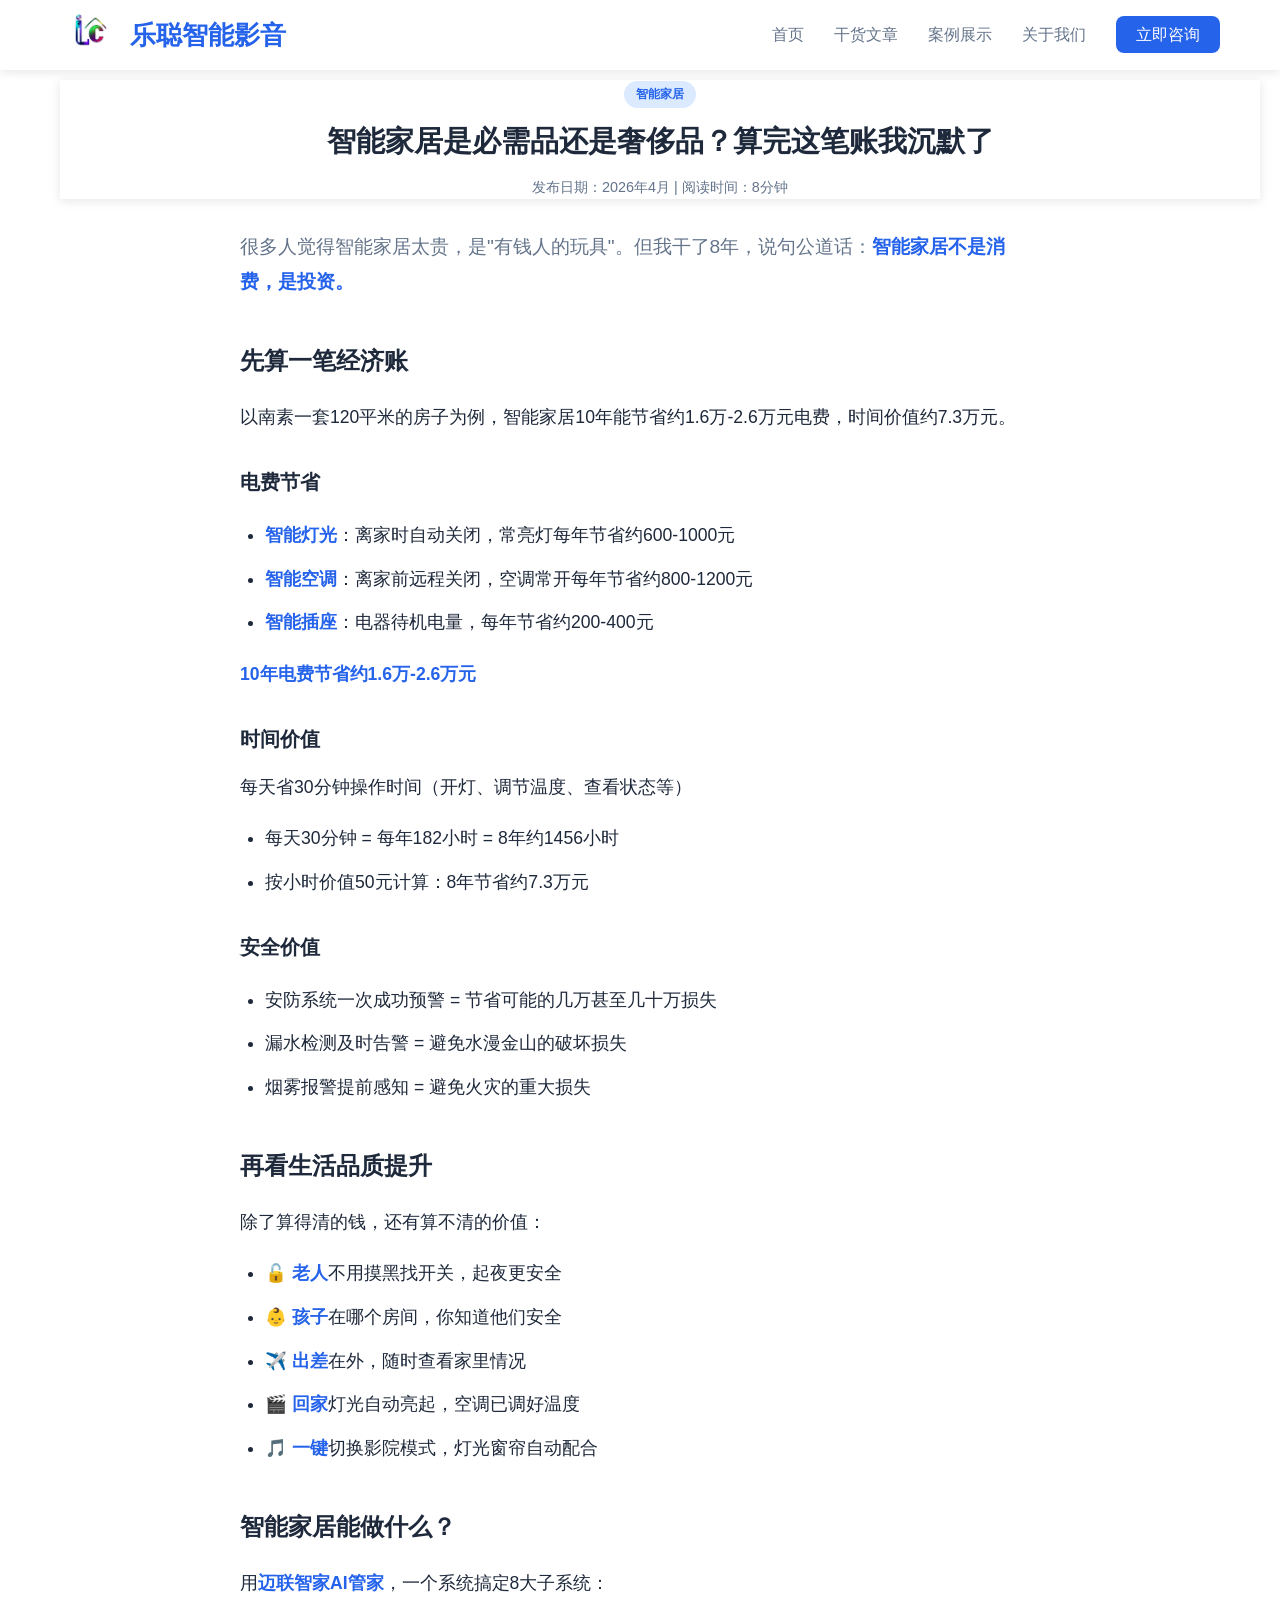
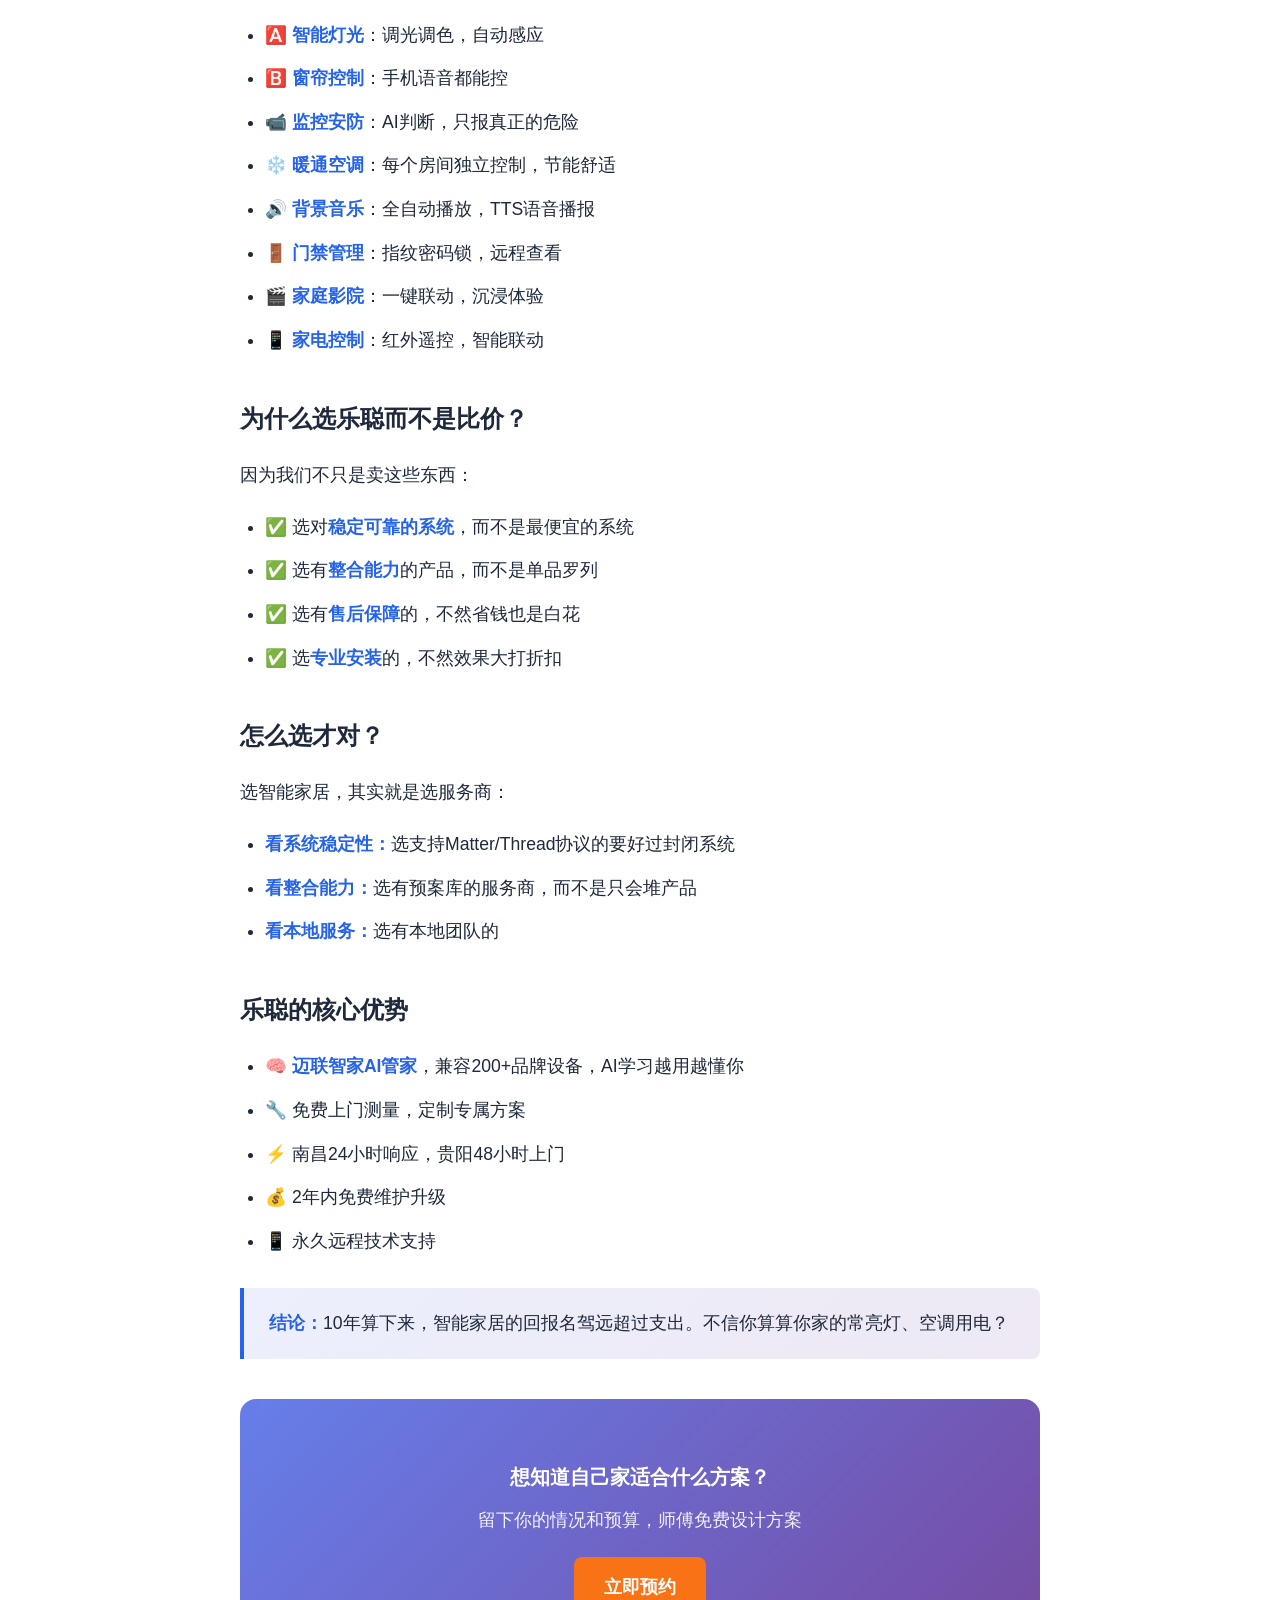
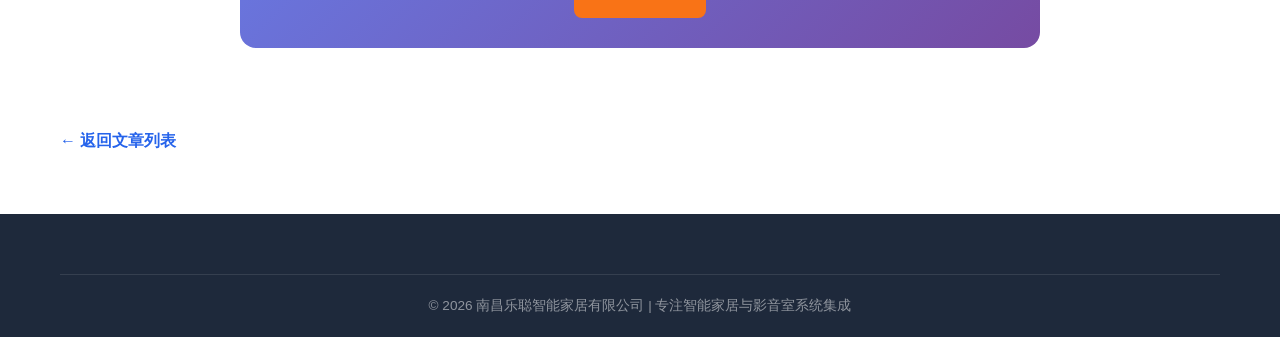
<file: article-smart-home-worth.html>
<!DOCTYPE html>
<html lang="zh-CN">
<head>
    <meta charset="UTF-8">
    <meta name="viewport" content="width=device-width, initial-scale=1.0">
    <title>南昌/贵阳智能家居到底值不值（2026版）- 算完这笔账你就明白了</title>
    <meta name="description" content="南昌、贵阳业主必看！智能家居是必需品还是奢侈品？从安装成本到日常省电到房价增值，算完这笔账你就明白了。">
    <meta name="keywords" content="智能家居值不值,南昌智能家居,贵阳智能家居,智能家居成本,全屋智能价格,装修预算">
    <link rel="canonical" href="https://yangcheng12-lang.github.io/lecong-blog/article-smart-home-worth.html">
    <meta property="og:title" content="南昌/贵阳智能家居到底值不值（2026版）">
    <meta property="og:description" content="从安装成本到日常省电到房价增值，算完这笔账你就明白了">
    <meta property="og:type" content="article">
    <meta property="og:url" content="https://yangcheng12-lang.github.io/lecong-blog/article-smart-home-worth.html">
    <link rel="stylesheet" href="styles.css">
    <link rel="stylesheet" href="article.css">
</head>
<body>
    <header>
        <nav class="container">
            <div style="display:flex;align-items:center;"><a href="#"><img src="logo.png" alt="乐聪智能生活" style="height:60px;"></a><span style="font-size:1.6rem;font-weight:bold;margin-left:10px;color:#2563eb;">乐聪智能影音</span></div>
            <ul class="nav-links">
                <li><a href="index.html">首页</a></li>
                <li><a href="index.html#articles">干货文章</a></li>
                <li><a href="index.html#cases">案例展示</a></li>
                <li><a href="index.html#about">关于我们</a></li>
                <li><a href="index.html#contact" class="cta-btn">立即咨询</a></li>
            </ul>
        </nav>
    </header>
    <main class="article-page">
        <article class="container">
            <header class="article-header">
                <span class="tag">智能家居</span>
                <h1>智能家居是必需品还是奢侈品？算完这笔账我沉默了</h1>
                <p class="article-meta">发布日期：2026年4月 | 阅读时间：8分钟</p>
            </header>
            <div class="article-content">
                <p class="lead">很多人觉得智能家居太贵，是"有钱人的玩具"。但我干了8年，说句公道话：<strong>智能家居不是消费，是投资。</strong></p>

                <h2>先算一笔经济账</h2>
                <p>以南素一套120平米的房子为例，智能家居10年能节省约1.6万-2.6万元电费，时间价值约7.3万元。</p>

                <h3>电费节省</h3>
                <ul>
                    <li><strong>智能灯光</strong>：离家时自动关闭，常亮灯每年节省约600-1000元</li>
                    <li><strong>智能空调</strong>：离家前远程关闭，空调常开每年节省约800-1200元</li>
                    <li><strong>智能插座</strong>：电器待机电量，每年节省约200-400元</li>
                </ul>
                <p><strong>10年电费节省约1.6万-2.6万元</strong></p>

                <h3>时间价值</h3>
                <p>每天省30分钟操作时间（开灯、调节温度、查看状态等）</p>
                <ul>
                    <li>每天30分钟 = 每年182小时 = 8年约1456小时</li>
                    <li>按小时价值50元计算：8年节省约7.3万元</li>
                </ul>

                <h3>安全价值</h3>
                <ul>
                    <li>安防系统一次成功预警 = 节省可能的几万甚至几十万损失</li>
                    <li>漏水检测及时告警 = 避免水漫金山的破坏损失</li>
                    <li>烟雾报警提前感知 = 避免火灾的重大损失</li>
                </ul>

                <h2>再看生活品质提升</h2>
                <p>除了算得清的钱，还有算不清的价值：</p>
                <ul>
                    <li>🔓 <strong>老人</strong>不用摸黑找开关，起夜更安全</li>
                    <li>👶 <strong>孩子</strong>在哪个房间，你知道他们安全</li>
                    <li>✈️ <strong>出差</strong>在外，随时查看家里情况</li>
                    <li>🎬 <strong>回家</strong>灯光自动亮起，空调已调好温度</li>
                    <li>🎵 <strong>一键</strong>切换影院模式，灯光窗帘自动配合</li>
                </ul>

                <h2>智能家居能做什么？</h2>
                <p>用<strong>迈联智家AI管家</strong>，一个系统搞定8大子系统：</p>
                <ul>
                    <li>🅰️ <strong>智能灯光</strong>：调光调色，自动感应</li>
                    <li>🅱️ <strong>窗帘控制</strong>：手机语音都能控</li>
                    <li>📹 <strong>监控安防</strong>：AI判断，只报真正的危险</li>
                    <li>❄️ <strong>暖通空调</strong>：每个房间独立控制，节能舒适</li>
                    <li>🔊 <strong>背景音乐</strong>：全自动播放，TTS语音播报</li>
                    <li>🚪 <strong>门禁管理</strong>：指纹密码锁，远程查看</li>
                    <li>🎬 <strong>家庭影院</strong>：一键联动，沉浸体验</li>
                    <li>📱 <strong>家电控制</strong>：红外遥控，智能联动</li>
                </ul>

                <h2>为什么选乐聪而不是比价？</h2>
                <p>因为我们不只是卖这些东西：</p>
                <ul>
                    <li>✅ 选对<strong>稳定可靠的系统</strong>，而不是最便宜的系统</li>
                    <li>✅ 选有<strong>整合能力</strong>的产品，而不是单品罗列</li>
                    <li>✅ 选有<strong>售后保障</strong>的，不然省钱也是白花</li>
                    <li>✅ 选<strong>专业安装</strong>的，不然效果大打折扣</li>
                </ul>

                <h2>怎么选才对？</h2>
                <p>选智能家居，其实就是选服务商：</p>
                <ol>
                    <li><strong>看系统稳定性：</strong>选支持Matter/Thread协议的要好过封闭系统</li>
                    <li><strong>看整合能力：</strong>选有预案库的服务商，而不是只会堆产品</li>
                    <li><strong>看本地服务：</strong>选有本地团队的</li>
                </ol>

                <h2>乐聪的核心优势</h2>
                <ul>
                    <li>🧠 <strong>迈联智家AI管家</strong>，兼容200+品牌设备，AI学习越用越懂你</li>
                    <li>🔧 免费上门测量，定制专属方案</li>
                    <li>⚡ 南昌24小时响应，贵阳48小时上门</li>
                    <li>💰 2年内免费维护升级</li>
                    <li>📱 永久远程技术支持</li>
                </ul>

                <div class="highlight-box">
                    <p><strong>结论：</strong>10年算下来，智能家居的回报名驾远超过支出。不信你算算你家的常亮灯、空调用电？</p>
                </div>

                <div class="cta-box">
                    <h3>想知道自己家适合什么方案？</h3>
                    <p>留下你的情况和预算，师傅免费设计方案</p>
                    <a href="index.html#contact" class="btn-primary">立即预约</a>
                </div>
            </div>
            <a href="index.html#articles" class="back-link">← 返回文章列表</a>
        </article>
    </main>
    <footer>
        <div class="container">
            <div class="footer-bottom">
                <p>© 2026 南昌乐聪智能家居有限公司 | 专注智能家居与影音室系统集成</p>
            </div>
        </div>
    </footer>
</body>
</html>
</file>
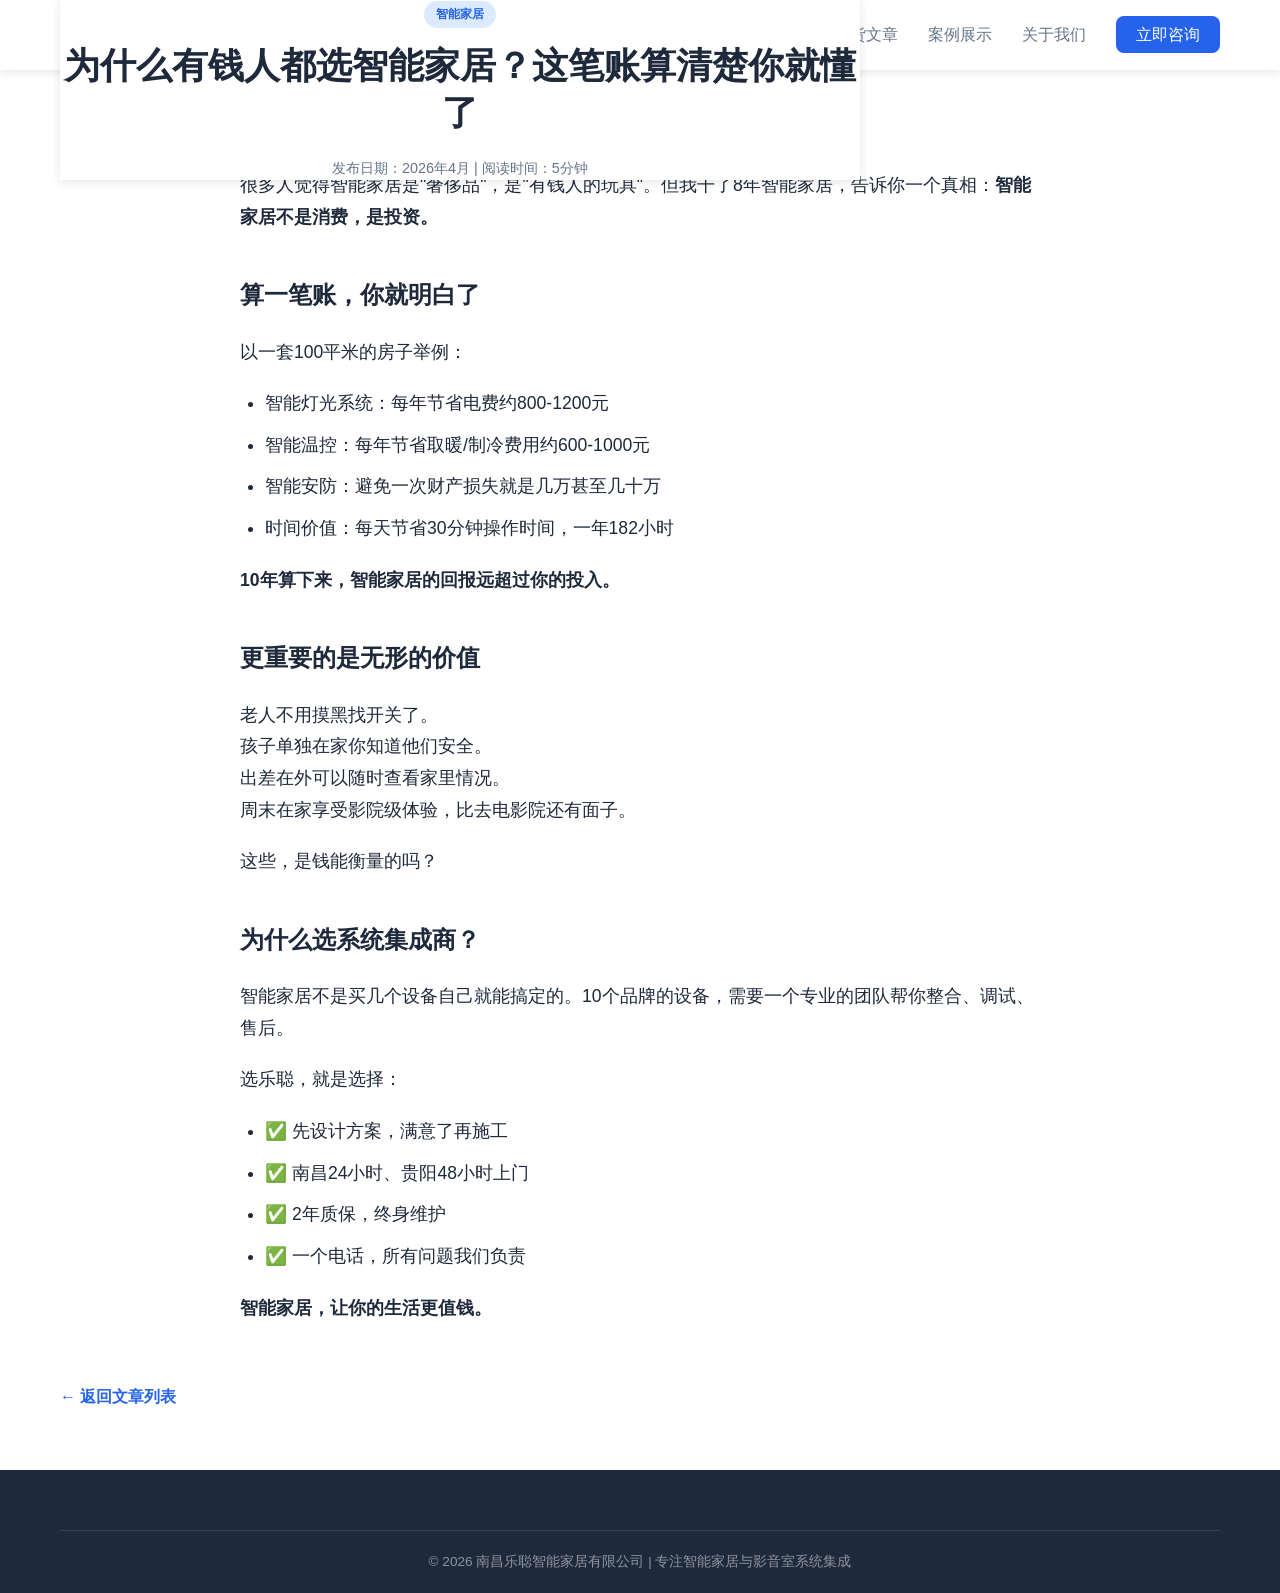
<file: article-template.html>
<!DOCTYPE html>
<html lang="zh-CN">
<head>
    <meta charset="UTF-8">
    <meta name="viewport" content="width=device-width, initial-scale=1.0">
    <title>文章标题 - 乐聪智能生活</title>
    <meta name="description" content="乐聪智能家居为您提供专业的智能家居系统与影音室定制服务。">
    <link rel="canonical" href="https://yangcheng12-lang.github.io/lecong-blog/article-template.html">
    <link rel="stylesheet" href="styles.css">
    <style>
        .article-page {
            padding-top: 100px;
            padding-bottom: 60px;
        }
        .article-header {
            max-width: 800px;
            margin: 0 auto 40px;
            text-align: center;
        }
        .article-header h1 {
            font-size: 2.25rem;
            margin-bottom: 20px;
            line-height: 1.3;
        }
        .article-meta {
            color: #64748b;
            font-size: 0.9rem;
        }
        .article-content {
            max-width: 800px;
            margin: 0 auto;
            font-size: 1.1rem;
            line-height: 1.8;
        }
        .article-content p {
            margin-bottom: 20px;
        }
        .article-content h2 {
            font-size: 1.5rem;
            margin: 40px 0 20px;
        }
        .article-content ul {
            margin: 20px 0;
            padding-left: 25px;
        }
        .article-content li {
            margin-bottom: 10px;
            list-style: disc;
        }
        .back-link {
            display: inline-block;
            margin-top: 40px;
            color: var(--primary);
            font-weight: 600;
        }
    </style>
</head>
<body>
    <header>
        <nav class="container">
            <div class="logo">🏠 乐聪智能生活</div>
            <ul class="nav-links">
                <li><a href="index.html">首页</a></li>
                <li><a href="index.html#articles">干货文章</a></li>
                <li><a href="index.html#cases">案例展示</a></li>
                <li><a href="index.html#about">关于我们</a></li>
                <li><a href="index.html#contact" class="cta-btn">立即咨询</a></li>
            </ul>
        </nav>
    </header>

    <main class="article-page container">
        <article>
            <header class="article-header">
                <span class="tag">智能家居</span>
                <h1>为什么有钱人都选智能家居？这笔账算清楚你就懂了</h1>
                <p class="article-meta">发布日期：2026年4月 | 阅读时间：5分钟</p>
            </header>
            
            <div class="article-content">
                <p>很多人觉得智能家居是"奢侈品"，是"有钱人的玩具"。但我干了8年智能家居，告诉你一个真相：<strong>智能家居不是消费，是投资。</strong></p>

                <h2>算一笔账，你就明白了</h2>
                
                <p>以一套100平米的房子举例：</p>
                <ul>
                    <li>智能灯光系统：每年节省电费约800-1200元</li>
                    <li>智能温控：每年节省取暖/制冷费用约600-1000元</li>
                    <li>智能安防：避免一次财产损失就是几万甚至几十万</li>
                    <li>时间价值：每天节省30分钟操作时间，一年182小时</li>
                </ul>

                <p><strong>10年算下来，智能家居的回报远超过你的投入。</strong></p>

                <h2>更重要的是无形的价值</h2>
                
                <p>老人不用摸黑找开关了。<br>
                孩子单独在家你知道他们安全。<br>
                出差在外可以随时查看家里情况。<br>
                周末在家享受影院级体验，比去电影院还有面子。</p>

                <p>这些，是钱能衡量的吗？</p>

                <h2>为什么选系统集成商？</h2>
                
                <p>智能家居不是买几个设备自己就能搞定的。10个品牌的设备，需要一个专业的团队帮你整合、调试、售后。</p>
                
                <p>选乐聪，就是选择：</p>
                <ul>
                    <li>✅ 先设计方案，满意了再施工</li>
                    <li>✅ 南昌24小时、贵阳48小时上门</li>
                    <li>✅ 2年质保，终身维护</li>
                    <li>✅ 一个电话，所有问题我们负责</li>
                </ul>

                <p><strong>智能家居，让你的生活更值钱。</strong></p>
            </div>
            
            <a href="index.html#articles" class="back-link">← 返回文章列表</a>
        </article>
    </main>

    <footer>
        <div class="container">
            <div class="footer-bottom">
                <p>© 2026 南昌乐聪智能家居有限公司 | 专注智能家居与影音室系统集成</p>
            </div>
        </div>
    </footer>
</body>
</html>
</file>
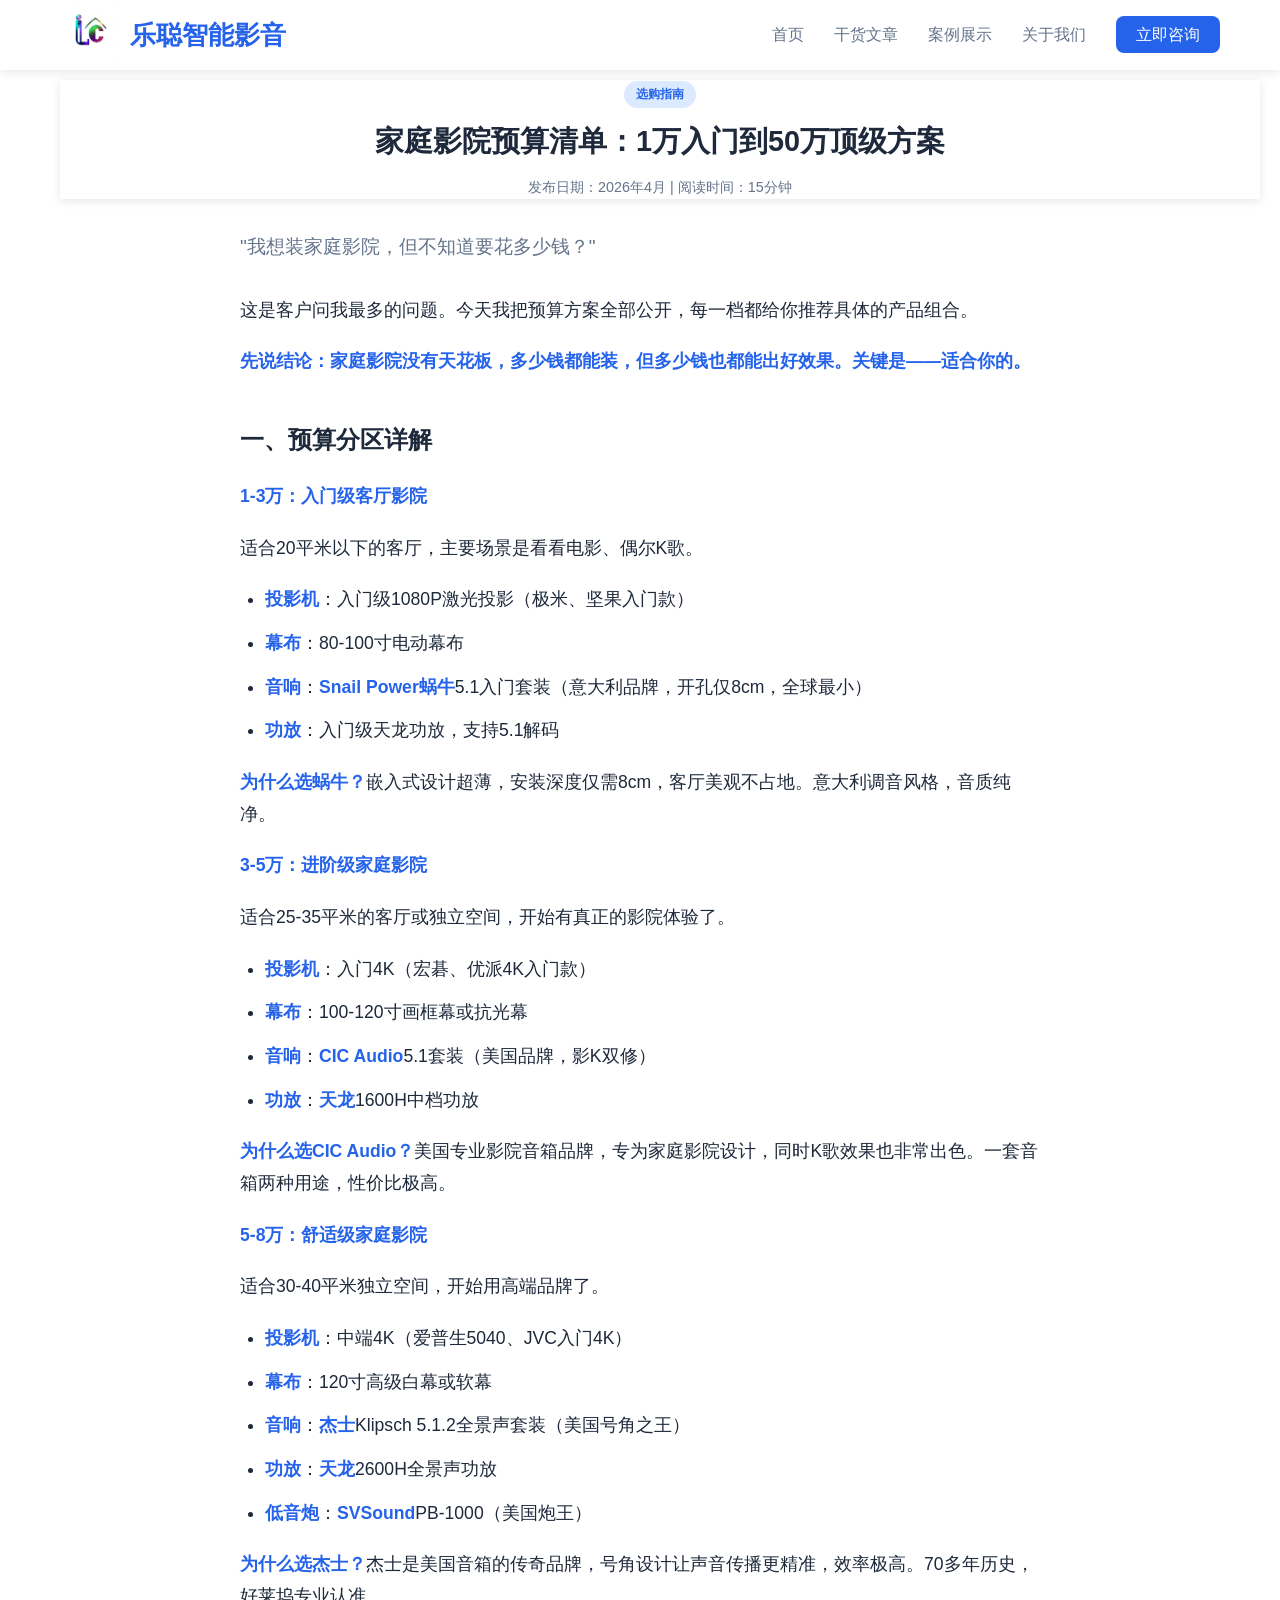
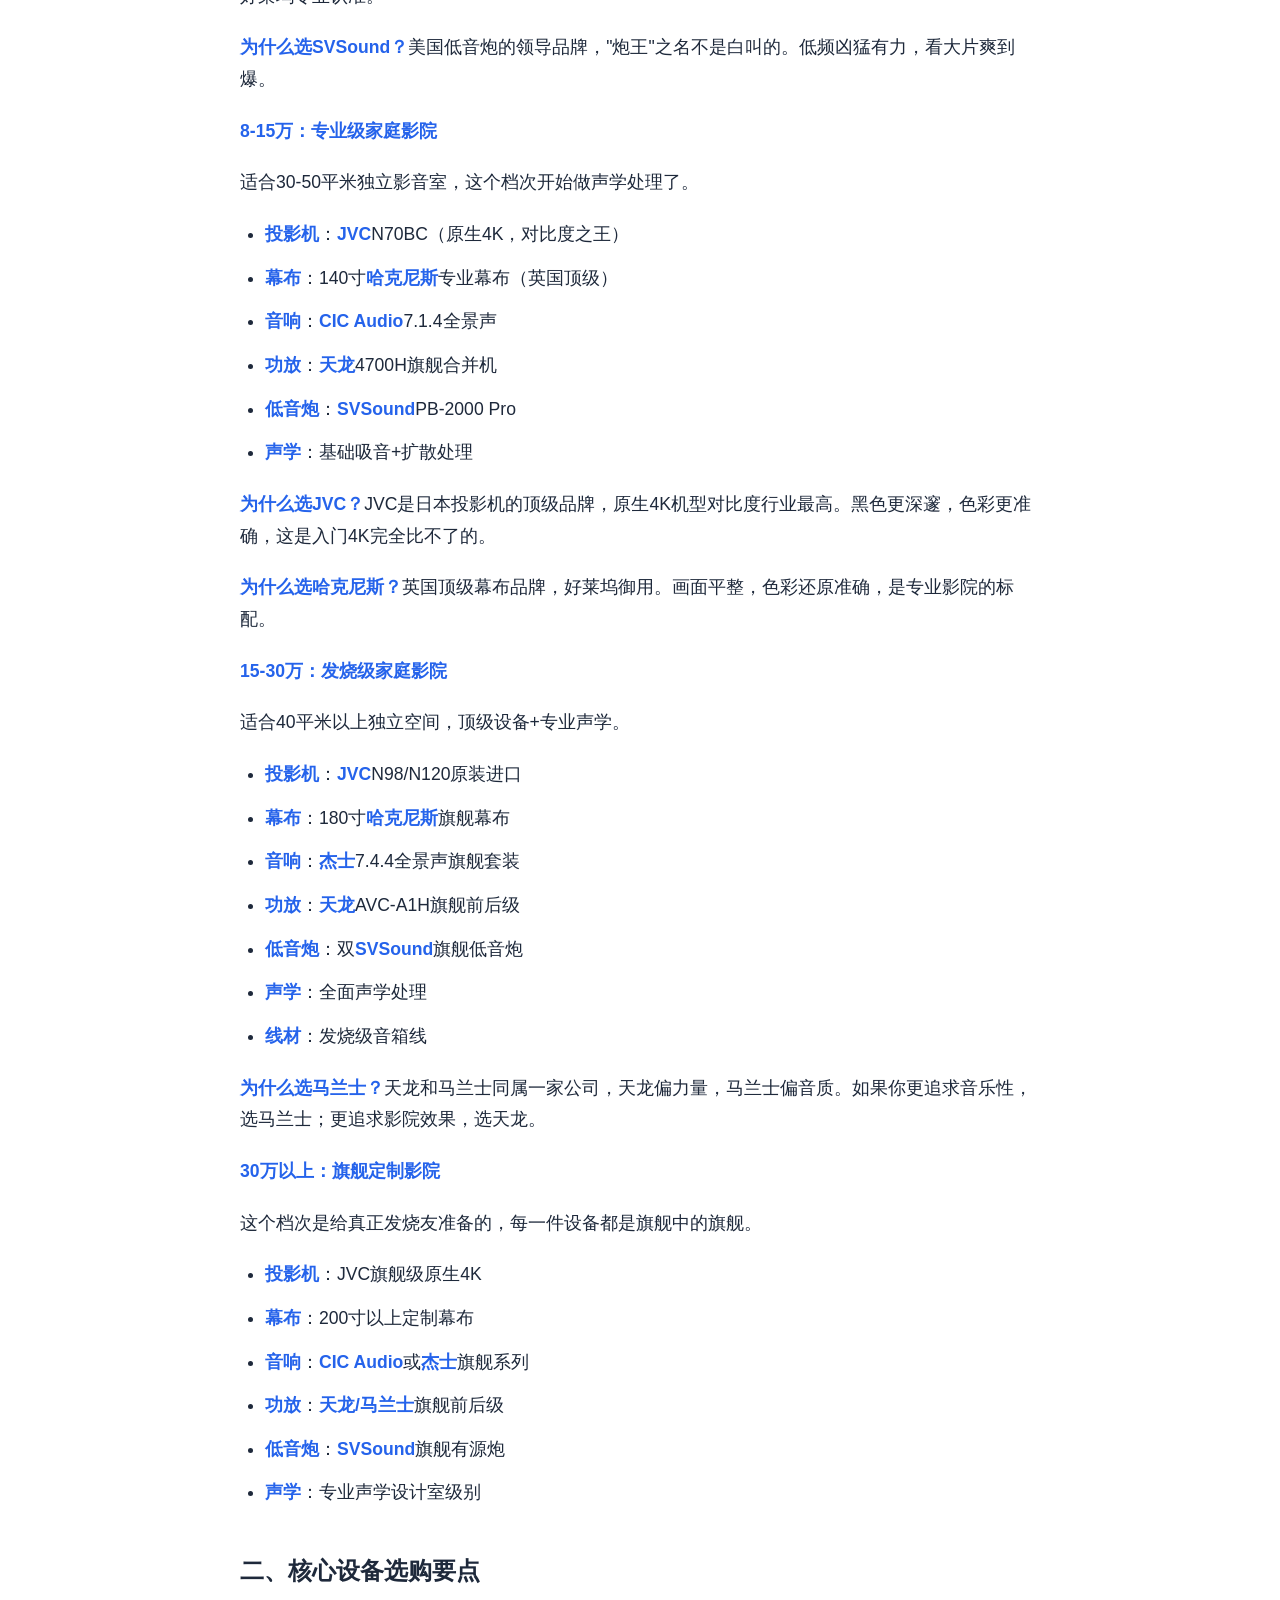
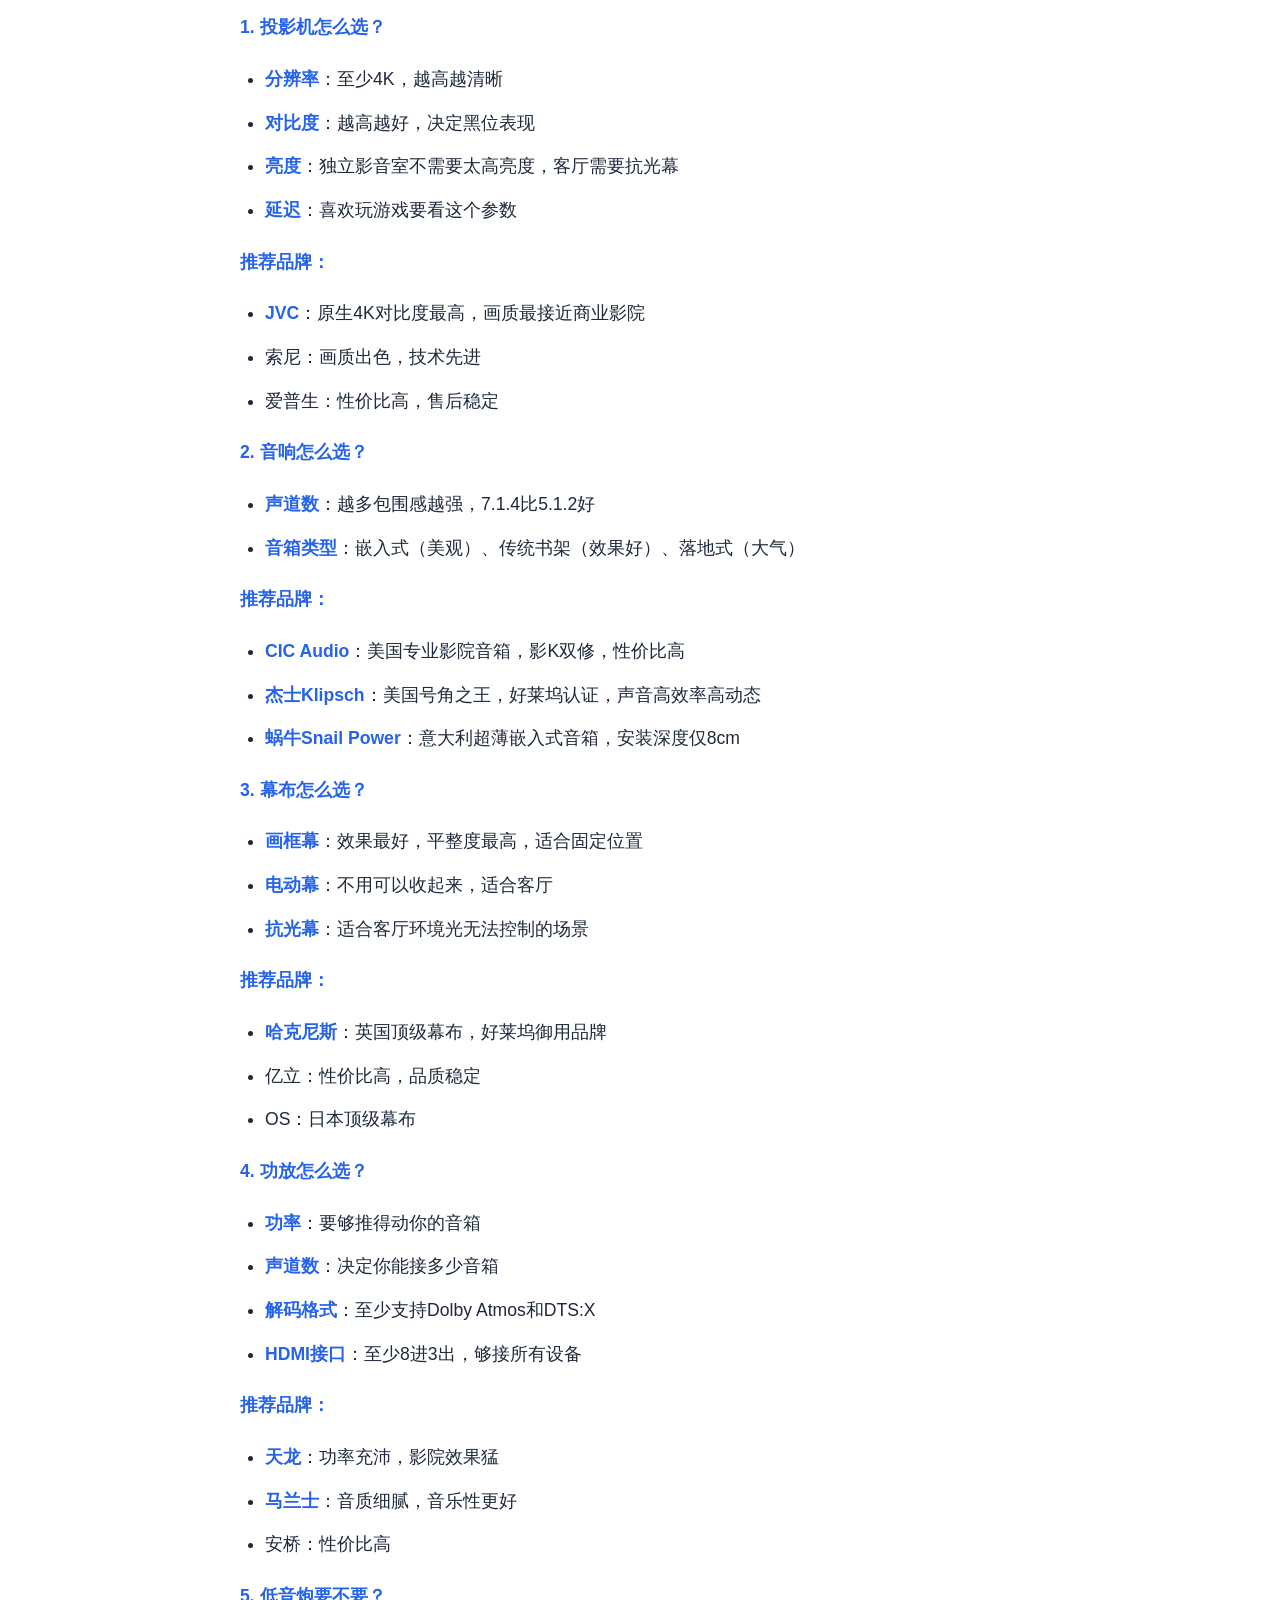
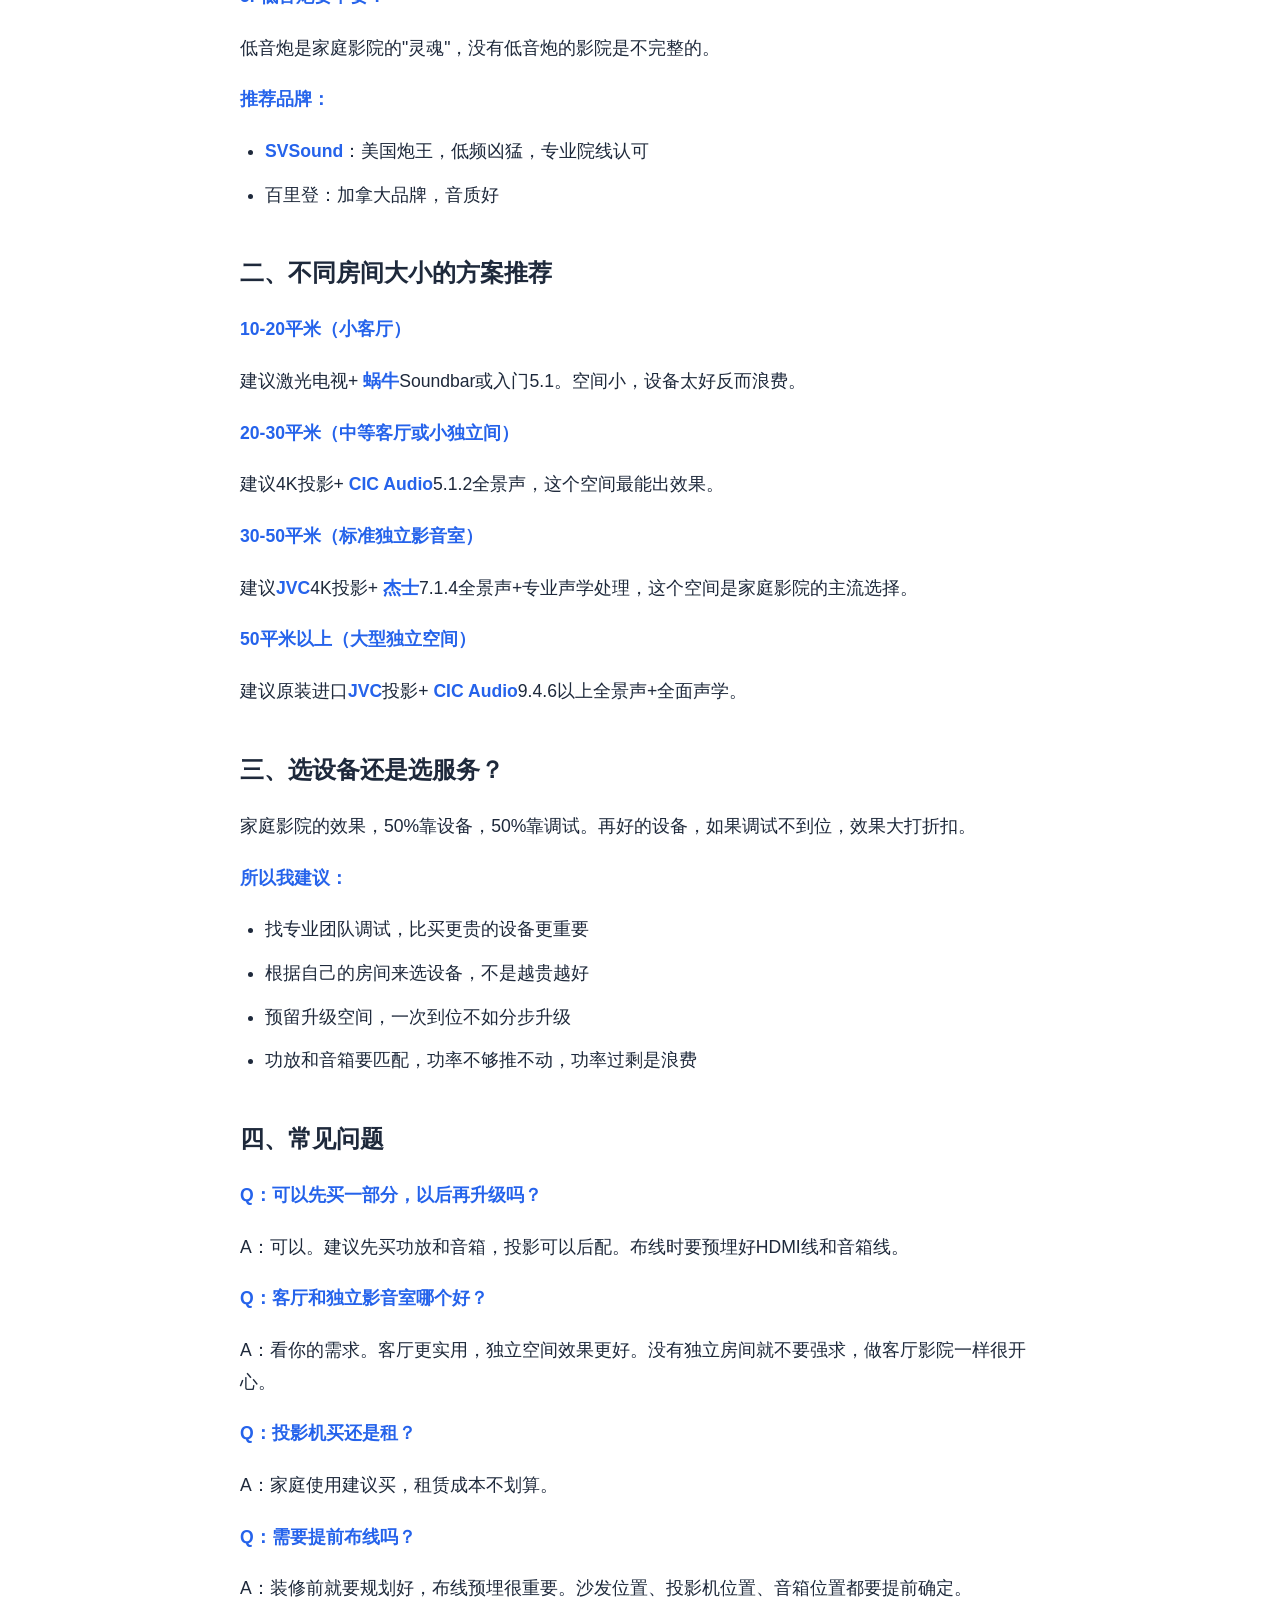
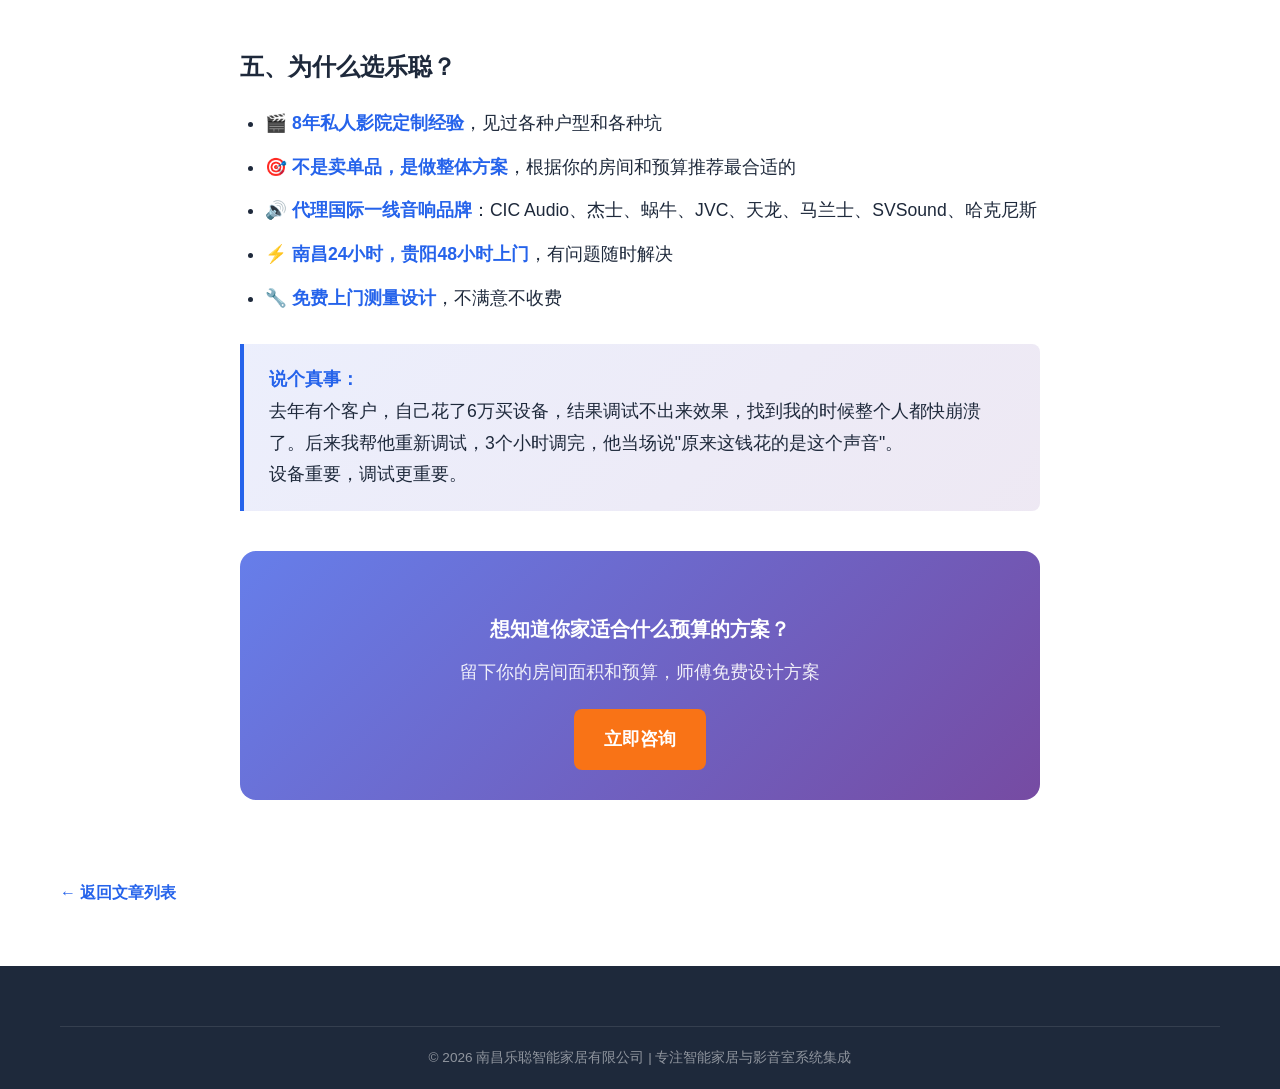
<file: article-theater-budget.html>
<!DOCTYPE html>
<html lang="zh-CN">
<head>
    <meta charset="UTF-8">
    <meta name="viewport" content="width=device-width, initial-scale=1.0">
    <title>南昌/贵阳家庭影院预算清单（2026版）- 1万到50万全价位配置方案</title>
    <meta name="description" content="南昌、贵阳业主必看！家庭影院预算从1万到50万怎么分配？详细拆解各价位设备清单、声学装修费用，帮你避坑省钱。">
    <meta name="keywords" content="家庭影院预算,南昌家庭影院,贵阳家庭影院,影音室价格,家庭影院配置,私人影院费用">
    <link rel="canonical" href="https://yangcheng12-lang.github.io/lecong-blog/article-theater-budget.html">
    <meta property="og:title" content="南昌/贵阳家庭影院预算清单（2026版）">
    <meta property="og:description" content="1万到50万全价位配置方案，详细拆解设备+装修费用">
    <meta property="og:type" content="article">
    <meta property="og:url" content="https://yangcheng12-lang.github.io/lecong-blog/article-theater-budget.html">
    <link rel="stylesheet" href="styles.css">
    <link rel="stylesheet" href="article.css">
</head>
<body>
    <header>
        <nav class="container">
            <div style="display:flex;align-items:center;"><a href="#"><img src="logo.png" alt="乐聪智能生活" style="height:60px;"></a><span style="font-size:1.6rem;font-weight:bold;margin-left:10px;color:#2563eb;">乐聪智能影音</span></div>
            <ul class="nav-links">
                <li><a href="index.html">首页</a></li>
                <li><a href="index.html#articles">干货文章</a></li>
                <li><a href="index.html#cases">案例展示</a></li>
                <li><a href="index.html#about">关于我们</a></li>
                <li><a href="index.html#contact" class="cta-btn">立即咨询</a></li>
            </ul>
        </nav>
    </header>
    <main class="article-page">
        <article class="container">
            <header class="article-header">
                <span class="tag">选购指南</span>
                <h1>家庭影院预算清单：1万入门到50万顶级方案</h1>
                <p class="article-meta">发布日期：2026年4月 | 阅读时间：15分钟</p>
            </header>
            <div class="article-content">
                <p class="lead">"我想装家庭影院，但不知道要花多少钱？"</p>
                <p>这是客户问我最多的问题。今天我把预算方案全部公开，每一档都给你推荐具体的产品组合。</p>
                <p><strong>先说结论：家庭影院没有天花板，多少钱都能装，但多少钱也都能出好效果。关键是——适合你的。</strong></p>

                <h2>一、预算分区详解</h2>

                <p><strong>1-3万：入门级客厅影院</strong></p>
                <p>适合20平米以下的客厅，主要场景是看看电影、偶尔K歌。</p>
                <ul>
                    <li><strong>投影机</strong>：入门级1080P激光投影（极米、坚果入门款）</li>
                    <li><strong>幕布</strong>：80-100寸电动幕布</li>
                    <li><strong>音响</strong>：<strong>Snail Power蜗牛</strong>5.1入门套装（意大利品牌，开孔仅8cm，全球最小）</li>
                    <li><strong>功放</strong>：入门级天龙功放，支持5.1解码</li>
                </ul>
                <p><strong>为什么选蜗牛？</strong>嵌入式设计超薄，安装深度仅需8cm，客厅美观不占地。意大利调音风格，音质纯净。</p>

                <p><strong>3-5万：进阶级家庭影院</strong></p>
                <p>适合25-35平米的客厅或独立空间，开始有真正的影院体验了。</p>
                <ul>
                    <li><strong>投影机</strong>：入门4K（宏碁、优派4K入门款）</li>
                    <li><strong>幕布</strong>：100-120寸画框幕或抗光幕</li>
                    <li><strong>音响</strong>：<strong>CIC Audio</strong>5.1套装（美国品牌，影K双修）</li>
                    <li><strong>功放</strong>：<strong>天龙</strong>1600H中档功放</li>
                </ul>
                <p><strong>为什么选CIC Audio？</strong>美国专业影院音箱品牌，专为家庭影院设计，同时K歌效果也非常出色。一套音箱两种用途，性价比极高。</p>

                <p><strong>5-8万：舒适级家庭影院</strong></p>
                <p>适合30-40平米独立空间，开始用高端品牌了。</p>
                <ul>
                    <li><strong>投影机</strong>：中端4K（爱普生5040、JVC入门4K）</li>
                    <li><strong>幕布</strong>：120寸高级白幕或软幕</li>
                    <li><strong>音响</strong>：<strong>杰士</strong>Klipsch 5.1.2全景声套装（美国号角之王）</li>
                    <li><strong>功放</strong>：<strong>天龙</strong>2600H全景声功放</li>
                    <li><strong>低音炮</strong>：<strong>SVSound</strong>PB-1000（美国炮王）</li>
                </ul>
                <p><strong>为什么选杰士？</strong>杰士是美国音箱的传奇品牌，号角设计让声音传播更精准，效率极高。70多年历史，好莱坞专业认准。</p>
                <p><strong>为什么选SVSound？</strong>美国低音炮的领导品牌，"炮王"之名不是白叫的。低频凶猛有力，看大片爽到爆。</p>

                <p><strong>8-15万：专业级家庭影院</strong></p>
                <p>适合30-50平米独立影音室，这个档次开始做声学处理了。</p>
                <ul>
                    <li><strong>投影机</strong>：<strong>JVC</strong>N70BC（原生4K，对比度之王）</li>
                    <li><strong>幕布</strong>：140寸<strong>哈克尼斯</strong>专业幕布（英国顶级）</li>
                    <li><strong>音响</strong>：<strong>CIC Audio</strong>7.1.4全景声</li>
                    <li><strong>功放</strong>：<strong>天龙</strong>4700H旗舰合并机</li>
                    <li><strong>低音炮</strong>：<strong>SVSound</strong>PB-2000 Pro</li>
                    <li><strong>声学</strong>：基础吸音+扩散处理</li>
                </ul>
                <p><strong>为什么选JVC？</strong>JVC是日本投影机的顶级品牌，原生4K机型对比度行业最高。黑色更深邃，色彩更准确，这是入门4K完全比不了的。</p>
                <p><strong>为什么选哈克尼斯？</strong>英国顶级幕布品牌，好莱坞御用。画面平整，色彩还原准确，是专业影院的标配。</p>

                <p><strong>15-30万：发烧级家庭影院</strong></p>
                <p>适合40平米以上独立空间，顶级设备+专业声学。</p>
                <ul>
                    <li><strong>投影机</strong>：<strong>JVC</strong>N98/N120原装进口</li>
                    <li><strong>幕布</strong>：180寸<strong>哈克尼斯</strong>旗舰幕布</li>
                    <li><strong>音响</strong>：<strong>杰士</strong>7.4.4全景声旗舰套装</li>
                    <li><strong>功放</strong>：<strong>天龙</strong>AVC-A1H旗舰前后级</li>
                    <li><strong>低音炮</strong>：双<strong>SVSound</strong>旗舰低音炮</li>
                    <li><strong>声学</strong>：全面声学处理</li>
                    <li><strong>线材</strong>：发烧级音箱线</li>
                </ul>
                <p><strong>为什么选马兰士？</strong>天龙和马兰士同属一家公司，天龙偏力量，马兰士偏音质。如果你更追求音乐性，选马兰士；更追求影院效果，选天龙。</p>

                <p><strong>30万以上：旗舰定制影院</strong></p>
                <p>这个档次是给真正发烧友准备的，每一件设备都是旗舰中的旗舰。</p>
                <ul>
                    <li><strong>投影机</strong>：JVC旗舰级原生4K</li>
                    <li><strong>幕布</strong>：200寸以上定制幕布</li>
                    <li><strong>音响</strong>：<strong>CIC Audio</strong>或<strong>杰士</strong>旗舰系列</li>
                    <li><strong>功放</strong>：<strong>天龙/马兰士</strong>旗舰前后级</li>
                    <li><strong>低音炮</strong>：<strong>SVSound</strong>旗舰有源炮</li>
                    <li><strong>声学</strong>：专业声学设计室级别</li>
                </ul>

                <h2>二、核心设备选购要点</h2>

                <p><strong>1. 投影机怎么选？</strong></p>
                <ul>
                    <li><strong>分辨率</strong>：至少4K，越高越清晰</li>
                    <li><strong>对比度</strong>：越高越好，决定黑位表现</li>
                    <li><strong>亮度</strong>：独立影音室不需要太高亮度，客厅需要抗光幕</li>
                    <li><strong>延迟</strong>：喜欢玩游戏要看这个参数</li>
                </ul>
                <p><strong>推荐品牌：</strong></p>
                <ul>
                    <li><strong>JVC</strong>：原生4K对比度最高，画质最接近商业影院</li>
                    <li>索尼：画质出色，技术先进</li>
                    <li>爱普生：性价比高，售后稳定</li>
                </ul>

                <p><strong>2. 音响怎么选？</strong></p>
                <ul>
                    <li><strong>声道数</strong>：越多包围感越强，7.1.4比5.1.2好</li>
                    <li><strong>音箱类型</strong>：嵌入式（美观）、传统书架（效果好）、落地式（大气）</li>
                </ul>
                <p><strong>推荐品牌：</strong></p>
                <ul>
                    <li><strong>CIC Audio</strong>：美国专业影院音箱，影K双修，性价比高</li>
                    <li><strong>杰士Klipsch</strong>：美国号角之王，好莱坞认证，声音高效率高动态</li>
                    <li><strong>蜗牛Snail Power</strong>：意大利超薄嵌入式音箱，安装深度仅8cm</li>
                </ul>

                <p><strong>3. 幕布怎么选？</strong></p>
                <ul>
                    <li><strong>画框幕</strong>：效果最好，平整度最高，适合固定位置</li>
                    <li><strong>电动幕</strong>：不用可以收起来，适合客厅</li>
                    <li><strong>抗光幕</strong>：适合客厅环境光无法控制的场景</li>
                </ul>
                <p><strong>推荐品牌：</strong></p>
                <ul>
                    <li><strong>哈克尼斯</strong>：英国顶级幕布，好莱坞御用品牌</li>
                    <li>亿立：性价比高，品质稳定</li>
                    <li>OS：日本顶级幕布</li>
                </ul>

                <p><strong>4. 功放怎么选？</strong></p>
                <ul>
                    <li><strong>功率</strong>：要够推得动你的音箱</li>
                    <li><strong>声道数</strong>：决定你能接多少音箱</li>
                    <li><strong>解码格式</strong>：至少支持Dolby Atmos和DTS:X</li>
                    <li><strong>HDMI接口</strong>：至少8进3出，够接所有设备</li>
                </ul>
                <p><strong>推荐品牌：</strong></p>
                <ul>
                    <li><strong>天龙</strong>：功率充沛，影院效果猛</li>
                    <li><strong>马兰士</strong>：音质细腻，音乐性更好</li>
                    <li>安桥：性价比高</li>
                </ul>

                <p><strong>5. 低音炮要不要？</strong></p>
                <p>低音炮是家庭影院的"灵魂"，没有低音炮的影院是不完整的。</p>
                <p><strong>推荐品牌：</strong></p>
                <ul>
                    <li><strong>SVSound</strong>：美国炮王，低频凶猛，专业院线认可</li>
                    <li>百里登：加拿大品牌，音质好</li>
                </ul>

                <h2>二、不同房间大小的方案推荐</h2>

                <p><strong>10-20平米（小客厅）</strong></p>
                <p>建议激光电视+ <strong>蜗牛</strong>Soundbar或入门5.1。空间小，设备太好反而浪费。</p>

                <p><strong>20-30平米（中等客厅或小独立间）</strong></p>
                <p>建议4K投影+ <strong>CIC Audio</strong>5.1.2全景声，这个空间最能出效果。</p>

                <p><strong>30-50平米（标准独立影音室）</strong></p>
                <p>建议<strong>JVC</strong>4K投影+ <strong>杰士</strong>7.1.4全景声+专业声学处理，这个空间是家庭影院的主流选择。</p>

                <p><strong>50平米以上（大型独立空间）</strong></p>
                <p>建议原装进口<strong>JVC</strong>投影+ <strong>CIC Audio</strong>9.4.6以上全景声+全面声学。</p>

                <h2>三、选设备还是选服务？</h2>

                <p>家庭影院的效果，50%靠设备，50%靠调试。再好的设备，如果调试不到位，效果大打折扣。</p>

                <p><strong>所以我建议：</strong></p>
                <ul>
                    <li>找专业团队调试，比买更贵的设备更重要</li>
                    <li>根据自己的房间来选设备，不是越贵越好</li>
                    <li>预留升级空间，一次到位不如分步升级</li>
                    <li>功放和音箱要匹配，功率不够推不动，功率过剩是浪费</li>
                </ul>

                <h2>四、常见问题</h2>

                <p><strong>Q：可以先买一部分，以后再升级吗？</strong></p>
                <p>A：可以。建议先买功放和音箱，投影可以后配。布线时要预埋好HDMI线和音箱线。</p>

                <p><strong>Q：客厅和独立影音室哪个好？</strong></p>
                <p>A：看你的需求。客厅更实用，独立空间效果更好。没有独立房间就不要强求，做客厅影院一样很开心。</p>

                <p><strong>Q：投影机买还是租？</strong></p>
                <p>A：家庭使用建议买，租赁成本不划算。</p>

                <p><strong>Q：需要提前布线吗？</strong></p>
                <p>A：装修前就要规划好，布线预埋很重要。沙发位置、投影机位置、音箱位置都要提前确定。</p>

                <h2>五、为什么选乐聪？</h2>

                <ul>
                    <li>🎬 <strong>8年私人影院定制经验</strong>，见过各种户型和各种坑</li>
                    <li>🎯 <strong>不是卖单品，是做整体方案</strong>，根据你的房间和预算推荐最合适的</li>
                    <li>🔊 <strong>代理国际一线音响品牌</strong>：CIC Audio、杰士、蜗牛、JVC、天龙、马兰士、SVSound、哈克尼斯</li>
                    <li>⚡ <strong>南昌24小时，贵阳48小时上门</strong>，有问题随时解决</li>
                    <li>🔧 <strong>免费上门测量设计</strong>，不满意不收费</li>
                </ul>

                <div class="highlight-box">
                    <p><strong>说个真事：</strong></p>
                    <p>去年有个客户，自己花了6万买设备，结果调试不出来效果，找到我的时候整个人都快崩溃了。后来我帮他重新调试，3个小时调完，他当场说"原来这钱花的是这个声音"。</p>
                    <p>设备重要，调试更重要。</p>
                </div>

                <div class="cta-box">
                    <h3>想知道你家适合什么预算的方案？</h3>
                    <p>留下你的房间面积和预算，师傅免费设计方案</p>
                    <a href="index.html#contact" class="btn-primary">立即咨询</a>
                </div>
            </div>
            <a href="index.html#articles" class="back-link">← 返回文章列表</a>
        </article>
    </main>
    <footer>
        <div class="container">
            <div class="footer-bottom">
                <p>© 2026 南昌乐聪智能家居有限公司 | 专注智能家居与影音室系统集成</p>
            </div>
        </div>
    </footer>
</body>
</html>
</file>
<file: styles.css>
/* ==================== RESET & BASE ==================== */
* {
    margin: 0;
    padding: 0;
    box-sizing: border-box;
}

:root {
    --primary: #2563eb;
    --primary-dark: #1d4ed8;
    --secondary: #f97316;
    --dark: #1e293b;
    --gray: #64748b;
    --light: #f8fafc;
    --white: #ffffff;
}

html {
    scroll-behavior: smooth;
}

body {
    font-family: -apple-system, BlinkMacSystemFont, "Segoe UI", Roboto, "Helvetica Neue", Arial, sans-serif;
    line-height: 1.6;
    color: var(--dark);
    background: var(--white);
    padding-top: 70px;
}

.container {
    max-width: 1200px;
    margin: 0 auto;
    padding: 0 20px;
}

a {
    text-decoration: none;
    color: inherit;
}

ul {
    list-style: none;
}

/* ==================== HEADER ==================== */
header {
    background: var(--white);
    box-shadow: 0 2px 10px rgba(0,0,0,0.1);
    position: fixed;
    width: 100%;
    top: 0;
    z-index: 1000;
}

nav {
    display: flex;
    justify-content: space-between;
    align-items: center;
    height: 70px;
}

.logo {
    font-size: 1.5rem;
    font-weight: 700;
    color: var(--primary);
}

.nav-links {
    display: flex;
    gap: 30px;
    align-items: center;
}

.nav-links a {
    font-weight: 500;
    color: var(--gray);
    transition: color 0.3s;
}

.nav-links a:hover {
    color: var(--primary);
}

.cta-btn {
    background: var(--primary);
    color: var(--white) !important;
    padding: 10px 20px;
    border-radius: 8px;
    transition: background 0.3s;
}

.cta-btn:hover {
    background: var(--primary-dark);
}

/* ==================== HERO ==================== */
.hero {
    background: linear-gradient(135deg, #667eea 0%, #764ba2 100%);
    color: var(--white);
    padding: 180px 0 100px;
    text-align: center;
}

.hero h1 {
    font-size: 3rem;
    margin-bottom: 20px;
    line-height: 1.2;
}

.hero .subtitle {
    font-size: 1.25rem;
    opacity: 0.9;
    margin-bottom: 15px;
}

.hero .description {
    font-size: 1.1rem;
    opacity: 0.85;
    max-width: 600px;
    margin: 0 auto 30px;
}

.hero-btns {
    display: flex;
    gap: 15px;
    justify-content: center;
    flex-wrap: wrap;
}

.btn-primary {
    background: var(--secondary);
    color: var(--white);
    padding: 15px 30px;
    border-radius: 8px;
    font-weight: 600;
    transition: transform 0.3s, box-shadow 0.3s;
}

.btn-primary:hover {
    transform: translateY(-2px);
    box-shadow: 0 10px 30px rgba(249, 115, 22, 0.3);
}

.btn-secondary {
    background: rgba(255,255,255,0.2);
    color: var(--white);
    padding: 15px 30px;
    border-radius: 8px;
    font-weight: 600;
    border: 2px solid var(--white);
    transition: background 0.3s;
}

.btn-secondary:hover {
    background: rgba(255,255,255,0.3);
}

/* ==================== SECTIONS ==================== */
section {
    padding: 80px 0;
}

.section-title {
    font-size: 2.25rem;
    text-align: center;
    margin-bottom: 50px;
    color: var(--dark);
}

/* ==================== SERVICES ==================== */
.services {
    background: var(--light);
}

.service-grid {
    display: grid;
    grid-template-columns: repeat(auto-fit, minmax(250px, 1fr));
    gap: 30px;
}

.service-card {
    background: var(--white);
    padding: 30px;
    border-radius: 16px;
    text-align: center;
    box-shadow: 0 4px 20px rgba(0,0,0,0.08);
    transition: transform 0.3s;
}

.service-card:hover {
    transform: translateY(-5px);
}

.service-icon {
    font-size: 3rem;
    margin-bottom: 20px;
}

.service-card h3 {
    font-size: 1.25rem;
    margin-bottom: 15px;
    color: var(--dark);
}

.service-card p {
    color: var(--gray);
    font-size: 0.95rem;
}

/* ==================== ARTICLES ==================== */
.article-grid {
    display: grid;
    grid-template-columns: repeat(auto-fit, minmax(280px, 1fr));
    gap: 30px;
}

.article-card {
    background: var(--white);
    border: 1px solid #e2e8f0;
    border-radius: 12px;
    padding: 25px;
    transition: box-shadow 0.3s, border-color 0.3s;
}

.article-card:hover {
    box-shadow: 0 10px 40px rgba(0,0,0,0.1);
    border-color: var(--primary);
}

.tag {
    display: inline-block;
    background: #dbeafe;
    color: var(--primary);
    padding: 4px 12px;
    border-radius: 20px;
    font-size: 0.75rem;
    font-weight: 600;
    margin-bottom: 15px;
}

.article-card h3 {
    font-size: 1.15rem;
    margin-bottom: 12px;
    color: var(--dark);
    line-height: 1.4;
}

.article-card p {
    color: var(--gray);
    font-size: 0.9rem;
    margin-bottom: 20px;
}

.read-more {
    color: var(--primary);
    font-weight: 600;
    font-size: 0.9rem;
}

.read-more:hover {
    text-decoration: underline;
}

/* ==================== CASES ==================== */
.cases {
    background: var(--dark);
    color: var(--white);
}

.cases .section-title {
    color: var(--white);
}

.case-grid {
    display: grid;
    grid-template-columns: repeat(auto-fit, minmax(300px, 1fr));
    gap: 30px;
}

.case-card {
    background: rgba(255,255,255,0.05);
    border-radius: 16px;
    overflow: hidden;
    transition: transform 0.3s;
}

.case-card:hover {
    transform: scale(1.02);
}

.case-image {
    font-size: 4rem;
    text-align: center;
    padding: 40px;
    background: linear-gradient(135deg, #667eea 0%, #764ba2 100%);
}

.case-info {
    padding: 25px;
}

.case-city {
    color: var(--secondary);
    font-size: 0.85rem;
    font-weight: 600;
}

.case-info h3 {
    font-size: 1.2rem;
    margin: 8px 0 12px;
}

.case-info p {
    color: rgba(255,255,255,0.7);
    font-size: 0.9rem;
}

/* ==================== ABOUT ==================== */
.about-content {
    display: grid;
    grid-template-columns: 1fr 1fr;
    gap: 60px;
    align-items: center;
}

.about-text h3 {
    font-size: 1.5rem;
    margin-bottom: 20px;
    color: var(--dark);
}

.about-text p {
    color: var(--gray);
    margin-bottom: 25px;
    font-size: 1.05rem;
}

.advantage-list li {
    margin-bottom: 15px;
    color: var(--gray);
}

.advantage-list strong {
    color: var(--dark);
}

.stats-box {
    background: linear-gradient(135deg, #667eea 0%, #764ba2 100%);
    border-radius: 20px;
    padding: 40px;
    display: grid;
    grid-template-columns: repeat(3, 1fr);
    gap: 20px;
}

.stat {
    text-align: center;
    color: var(--white);
}

.stat-number {
    display: block;
    font-size: 2.5rem;
    font-weight: 700;
}

.stat-label {
    font-size: 0.9rem;
    opacity: 0.85;
}

/* ==================== CONTACT ==================== */
.contact {
    background: var(--light);
}

.contact-desc {
    text-align: center;
    font-size: 1.1rem;
    color: var(--gray);
    margin-top: -40px;
    margin-bottom: 50px;
}

.contact-methods {
    display: grid;
    grid-template-columns: repeat(auto-fit, minmax(250px, 1fr));
    gap: 30px;
    margin-bottom: 50px;
}

.contact-card {
    background: var(--white);
    padding: 30px;
    border-radius: 16px;
    text-align: center;
    box-shadow: 0 4px 20px rgba(0,0,0,0.08);
}

.contact-icon {
    font-size: 2.5rem;
    margin-bottom: 15px;
}

.contact-card h3 {
    font-size: 1.1rem;
    margin-bottom: 8px;
}

.contact-card p {
    color: var(--gray);
    font-size: 0.9rem;
}

.contact-value {
    display: block;
    font-size: 1.25rem;
    font-weight: 700;
    color: var(--primary);
    margin-top: 10px;
}

.service-areas {
    text-align: center;
}

.service-areas h3 {
    font-size: 1.1rem;
    margin-bottom: 20px;
}

.area-tags {
    display: flex;
    flex-wrap: wrap;
    gap: 10px;
    justify-content: center;
}

.area-tag {
    background: var(--white);
    padding: 8px 20px;
    border-radius: 25px;
    font-size: 0.9rem;
    color: var(--dark);
    border: 1px solid #e2e8f0;
}

/* ==================== FOOTER ==================== */
footer {
    background: var(--dark);
    color: var(--white);
    padding: 60px 0 20px;
}

.footer-content {
    display: grid;
    grid-template-columns: 2fr 1fr 1fr 1fr;
    gap: 40px;
    margin-bottom: 40px;
}

.footer-brand .logo {
    color: var(--white);
    margin-bottom: 15px;
}

.footer-brand p {
    color: rgba(255,255,255,0.7);
    font-size: 0.9rem;
    margin-bottom: 8px;
}

.footer-links h4,
.footer-services h4,
.footer-contact h4 {
    font-size: 1rem;
    margin-bottom: 20px;
}

.footer-links li,
.footer-services li {
    margin-bottom: 10px;
    color: rgba(255,255,255,0.7);
    font-size: 0.9rem;
}

.footer-contact p {
    color: rgba(255,255,255,0.7);
    font-size: 0.9rem;
    margin-bottom: 8px;
}

.footer-bottom {
    border-top: 1px solid rgba(255,255,255,0.1);
    padding-top: 20px;
    text-align: center;
}

.footer-bottom p {
    color: rgba(255,255,255,0.5);
    font-size: 0.85rem;
}

/* ==================== RESPONSIVE ==================== */
@media (max-width: 768px) {
    .nav-links {
        display: none;
    }
    
    .hero h1 {
        font-size: 2rem;
    }
    
    .hero .description {
        font-size: 1rem;
    }
    
    .section-title {
        font-size: 1.75rem;
    }
    
    .about-content {
        grid-template-columns: 1fr;
    }
    
    .footer-content {
        grid-template-columns: 1fr 1fr;
    }
    
    .stats-box {
        grid-template-columns: 1fr;
    }
}

@media (max-width: 480px) {
    .hero {
        padding: 150px 0 80px;
    }
    
    .hero h1 {
        font-size: 1.75rem;
    }
    
    .footer-content {
        grid-template-columns: 1fr;
    }
}
</file>
<file: article.css>
/* ==================== ARTICLE STYLES ==================== */
.article-page {
    padding-top: 160px;
    padding-bottom: 60px;
}

.article-header {
    width: 100%;
    margin: 80px auto 30px;
    text-align: center;
    padding: 0 5%;
    max-width: 1200px;
}

.article-header h1 {
    font-size: 1.8rem;
    margin-bottom: 15px;
    line-height: 1.3;
    color: var(--dark);
}

.article-meta {
    color: #64748b;
    font-size: 0.9rem;
}

.article-content {
    max-width: 800px;
    margin: 0 auto;
    font-size: 1.1rem;
    line-height: 1.8;
    color: var(--dark);
}

.article-content .lead {
    font-size: 1.2rem;
    color: var(--gray);
    margin-bottom: 30px;
}

.article-content p {
    margin-bottom: 20px;
}

.article-content h2 {
    font-size: 1.5rem;
    margin: 40px 0 20px;
    color: var(--dark);
}

.article-content h3 {
    font-size: 1.25rem;
    margin: 30px 0 15px;
    color: var(--dark);
}

.article-content ul,
.article-content ol {
    margin: 20px 0;
    padding-left: 25px;
}

.article-content li {
    margin-bottom: 12px;
    list-style: disc;
}

.article-content strong {
    color: var(--primary);
}

.highlight-box {
    background: linear-gradient(135deg, #667eea20 0%, #764ba220 100%);
    border-left: 4px solid var(--primary);
    padding: 20px 25px;
    margin: 30px 0;
    border-radius: 0 8px 8px 0;
}

.highlight-box p {
    margin-bottom: 0;
}

.warning-box {
    background: #fef3c7;
    border-left: 4px solid #f59e0b;
    padding: 20px 25px;
    margin: 30px 0;
    border-radius: 0 8px 8px 0;
}

.cta-box {
    background: linear-gradient(135deg, #667eea 0%, #764ba2 100%);
    color: white;
    padding: 30px;
    border-radius: 16px;
    text-align: center;
    margin: 40px 0;
}

.cta-box h3 {
    color: white;
    margin-bottom: 10px;
}

.cta-box p {
    margin-bottom: 20px;
    opacity: 0.9;
}

.cta-box .btn-primary {
    background: var(--secondary);
    color: white;
    padding: 15px 30px;
    border-radius: 8px;
    font-weight: 600;
    display: inline-block;
}

.cta-box .btn-primary:hover {
    transform: translateY(-2px);
    box-shadow: 0 10px 30px rgba(249, 115, 22, 0.3);
}

.back-link {
    display: inline-block;
    margin-top: 40px;
    color: var(--primary);
    font-weight: 600;
}

.back-link:hover {
    text-decoration: underline;
}

/* ==================== RESPONSIVE ==================== */
@media (max-width: 768px) {
    .article-header h1 {
        font-size: 1.75rem;
    }
    
    .article-content {
        font-size: 1rem;
    }
    
    .article-content h2 {
        font-size: 1.3rem;
    }
}
</file>
